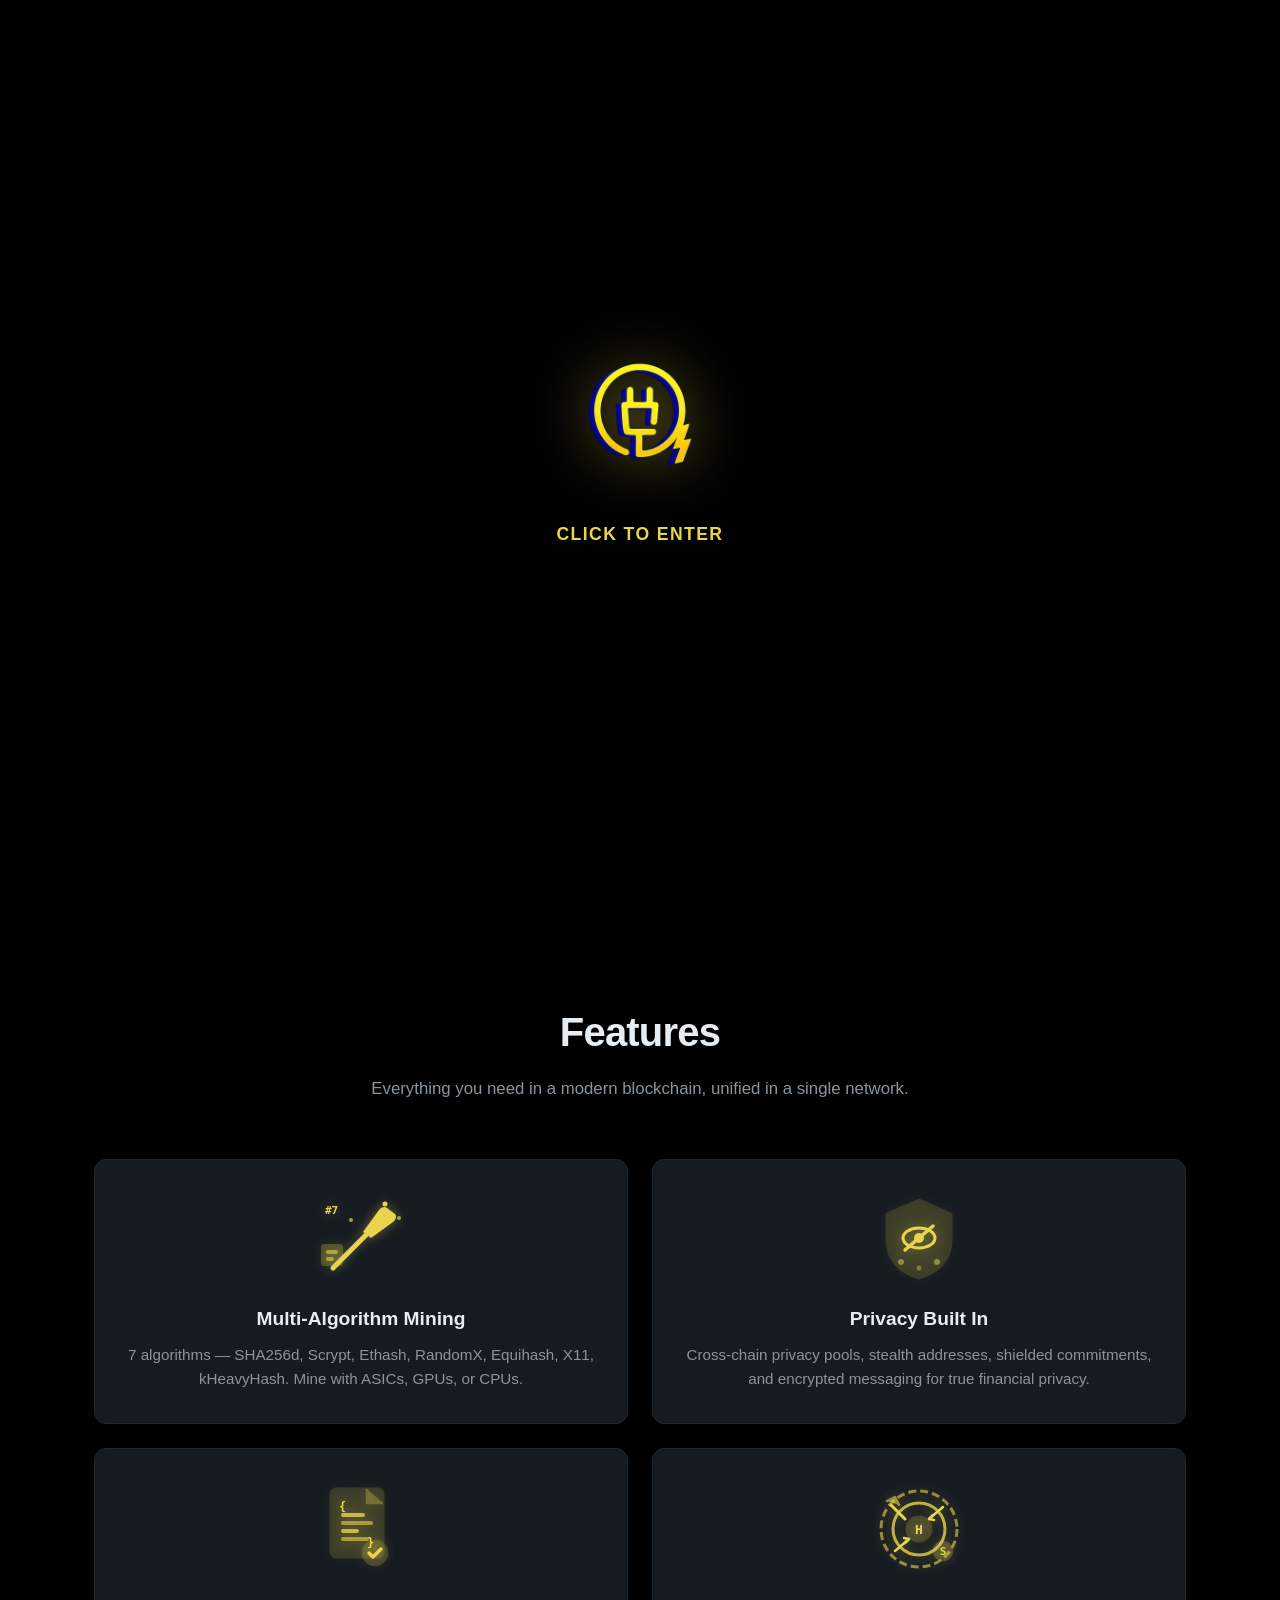
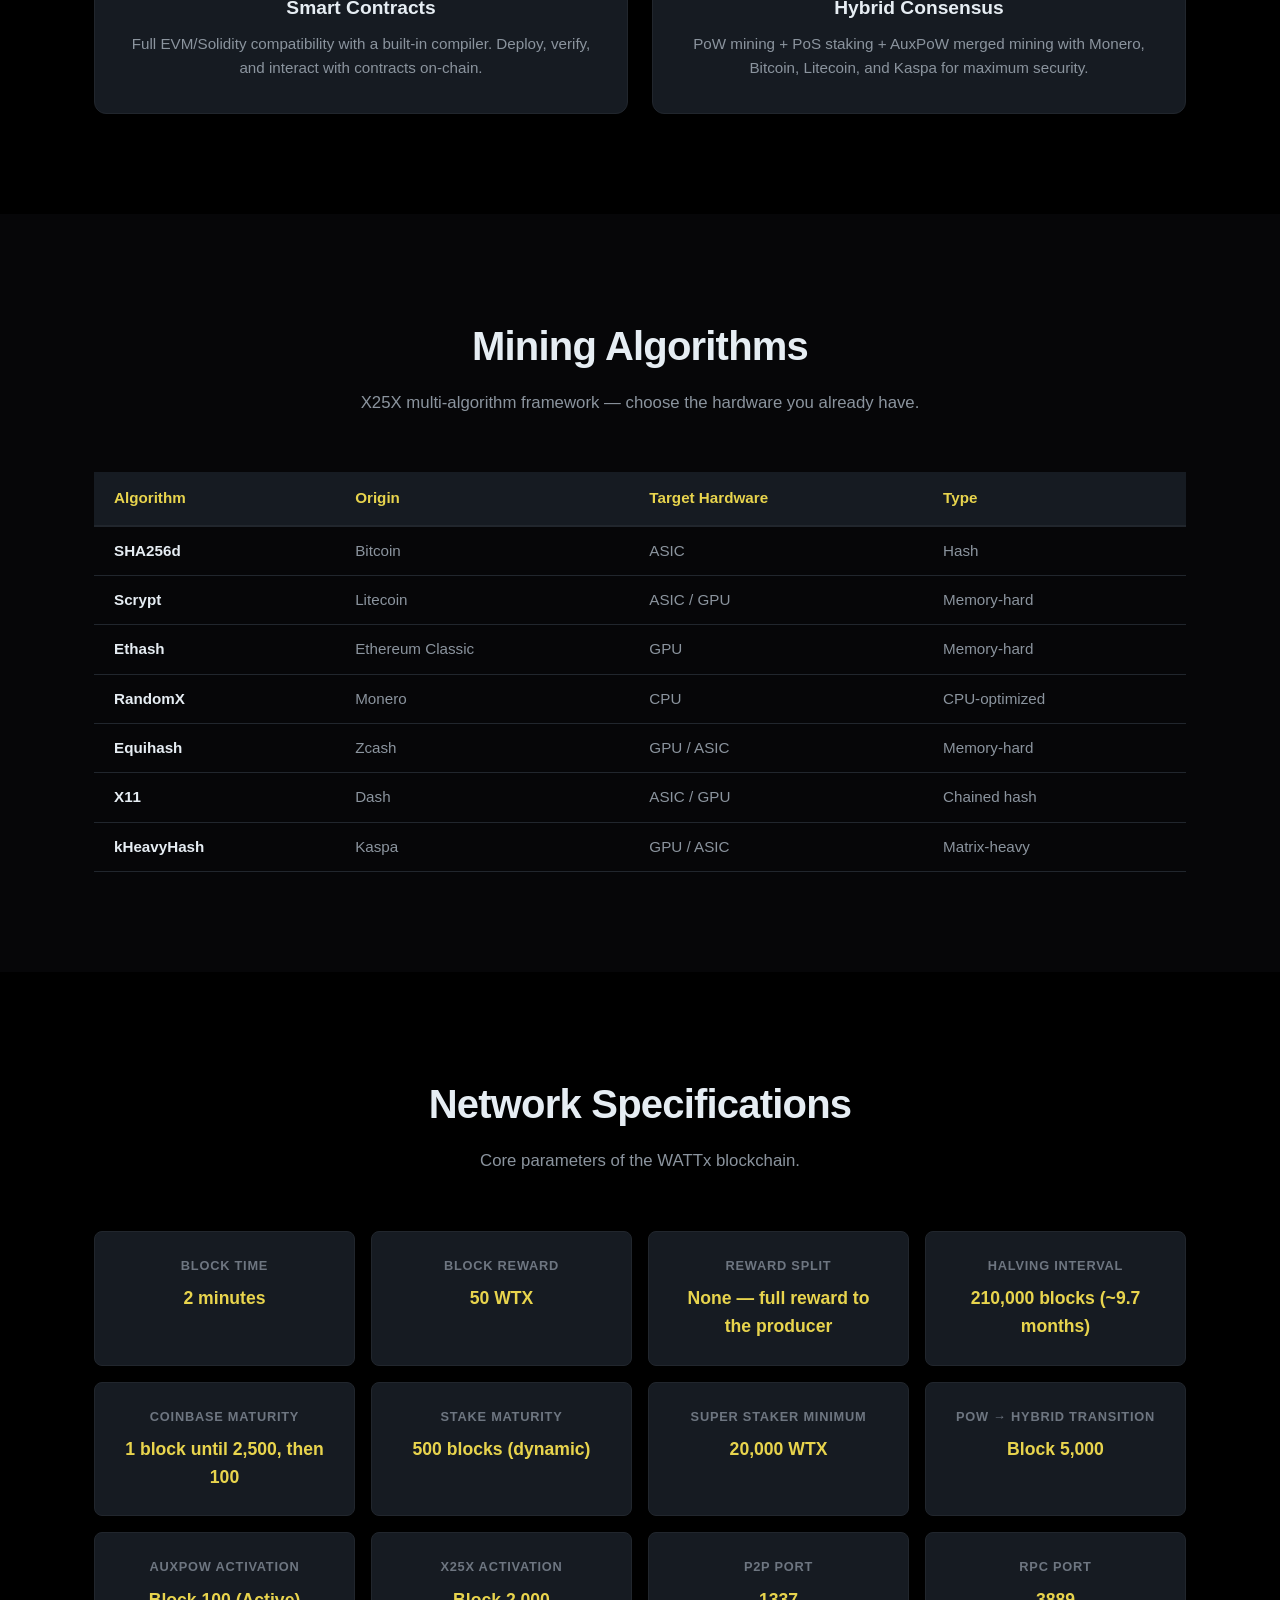
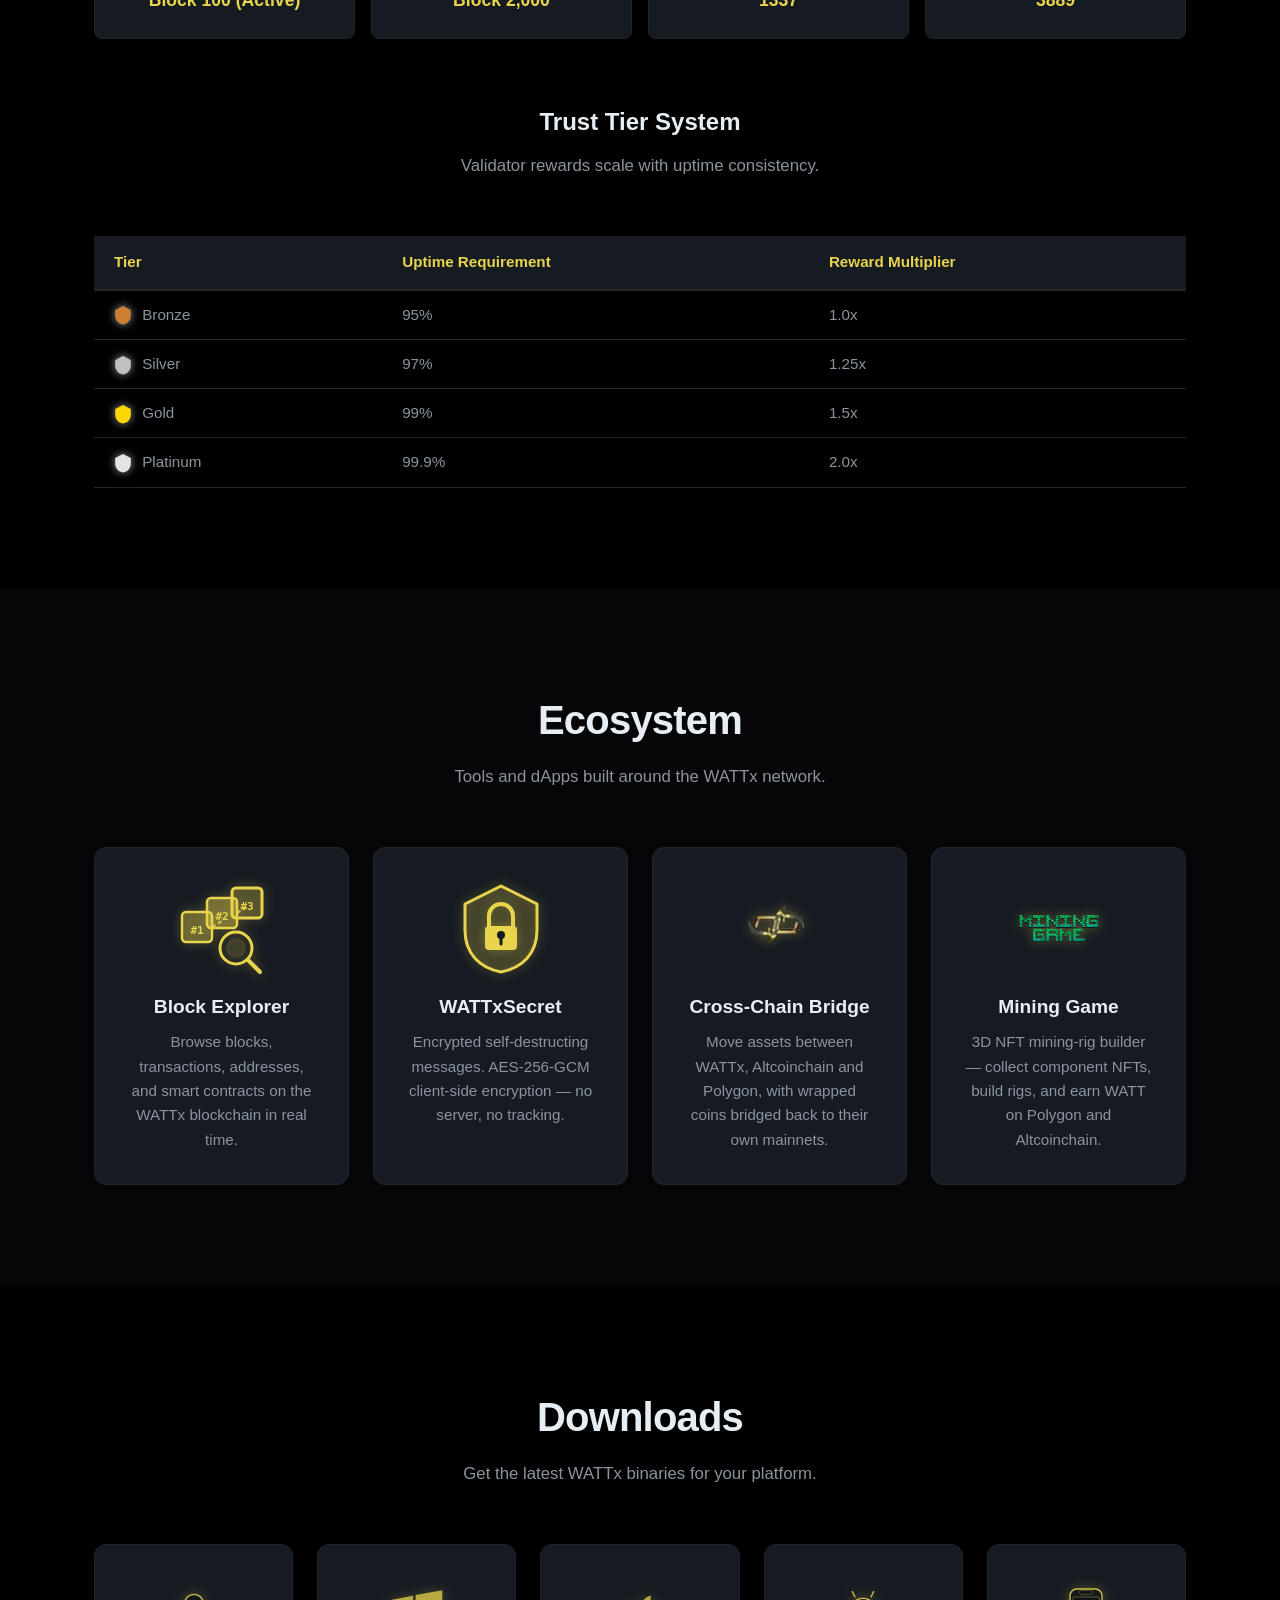
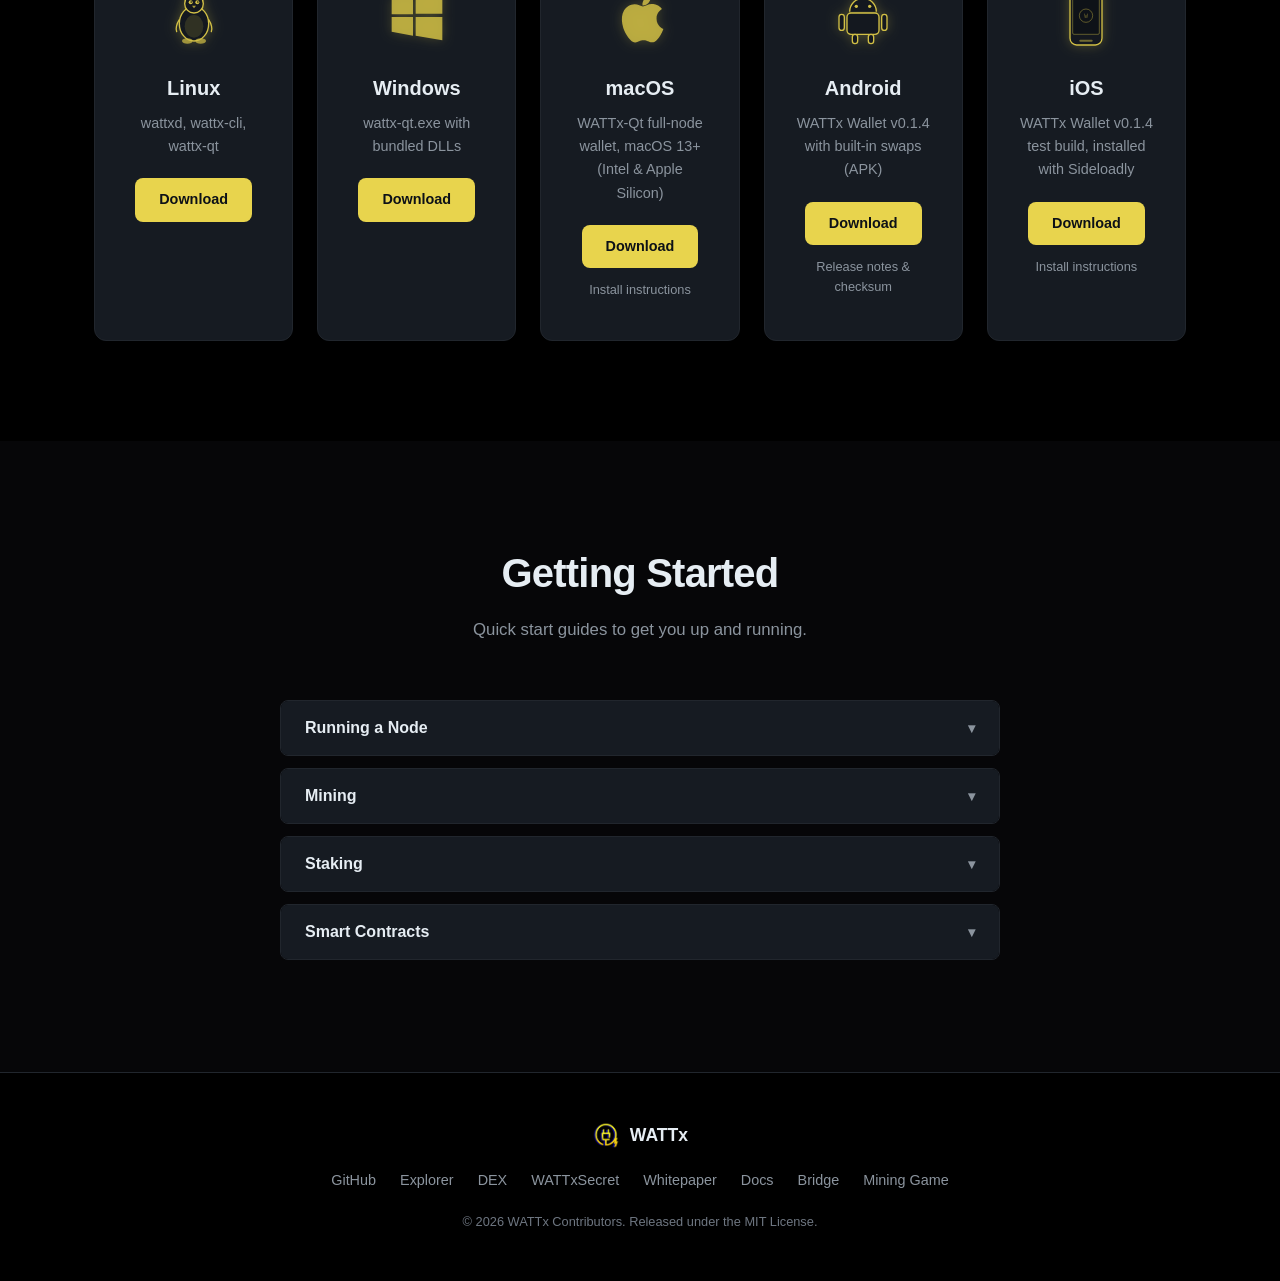
<file: index.html>
<!DOCTYPE html>
<html lang="en">
<head>
  <meta charset="UTF-8">
  <meta name="viewport" content="width=device-width, initial-scale=1.0">
  <meta name="description" content="WATTx — Hybrid PoW/PoS blockchain with multi-algorithm mining, smart contracts, and privacy features.">
  <title>WATTx — Hybrid PoW/PoS Blockchain</title>
  <link rel="icon" href="assets/favicon.ico" type="image/x-icon">
  <link rel="stylesheet" href="css/style.css">
</head>
<body>

  <!-- Video Intro -->
  <div id="videoIntro">
    <img src="assets/logo.png" alt="WATTx" class="intro-logo-preview">
    <video id="introVideo" preload="auto" playsinline>
      <source src="assets/intro.webm" type="video/webm">
      <source src="assets/grok-video-acce4ac2-6f65-4ec9-9ff2-afb70e545031.mp4" type="video/mp4">
    </video>
    <p class="intro-prompt">Click to Enter</p>
  </div>

  <!-- Navigation -->
  <nav class="navbar" id="navbar">
    <div class="nav-container">
      <a href="#hero" class="nav-brand">
        <img src="assets/logo.png" alt="WATTx Logo" class="nav-logo">
        <span class="nav-wordmark">WATTx</span>
      </a>
      <button class="nav-toggle" id="navToggle" aria-label="Toggle navigation">
        <span></span>
        <span></span>
        <span></span>
      </button>
      <ul class="nav-links" id="navLinks">
        <li><a href="#features">Features</a></li>
        <li><a href="#algorithms">Algorithms</a></li>
        <li><a href="#specifications">Specifications</a></li>
        <li><a href="#ecosystem">Ecosystem</a></li>
        <li><a href="#downloads">Downloads</a></li>
        <li><a href="#getting-started">Quick Start</a></li>
        <li><a href="whitepaper.html">Whitepaper</a></li>
        <li><a href="https://docs.wattxchain.org">Docs</a></li>
        <li><a href="https://wtx-explorer.wattxchange.app" target="_blank" rel="noopener">Explorer</a></li>
        <li><a href="https://wattxchange.app/#dex" target="_blank" rel="noopener">DEX</a></li>
      </ul>
    </div>
  </nav>

  <!-- Hero Section -->
  <section class="hero" id="hero">
    <div class="hero-glow"></div>
    <div class="container hero-content">
      <div class="hero-logo-wrap">
        <svg class="electricity" viewBox="0 0 300 300" xmlns="http://www.w3.org/2000/svg">
          <defs>
            <filter id="elec-glow">
              <feGaussianBlur stdDeviation="3" result="blur"/>
              <feMerge><feMergeNode in="blur"/><feMergeNode in="SourceGraphic"/></feMerge>
            </filter>
          </defs>
          <g filter="url(#elec-glow)">
            <polyline class="bolt bolt-1" points=""/>
            <polyline class="bolt bolt-2" points=""/>
            <polyline class="bolt bolt-3" points=""/>
            <polyline class="bolt bolt-4" points=""/>
            <polyline class="bolt bolt-5" points=""/>
            <polyline class="bolt bolt-6" points=""/>
          </g>
        </svg>
        <img src="assets/logo.png" alt="WATTx" class="hero-logo">
      </div>
      <h1>Hybrid PoW/PoS Blockchain</h1>
      <p class="hero-sub">Multi-algorithm mining, smart contracts, and privacy &mdash; all in one chain.</p>
      <div class="hero-actions">
        <a href="https://github.com/WATTxChain/WATTx/releases" target="_blank" rel="noopener" class="btn btn-primary">Download Wallet</a>
        <a href="https://wtx-explorer.wattxchange.app" target="_blank" rel="noopener" class="btn btn-secondary">View Explorer</a>
      </div>
    </div>
  </section>

  <!-- Features Section -->
  <section class="section" id="features">
    <div class="container">
      <h2 class="section-title">Features</h2>
      <p class="section-sub">Everything you need in a modern blockchain, unified in a single network.</p>
      <div class="card-grid">

        <div class="card">
          <div class="card-icon-img">
            <img src="assets/icon-mining.svg" alt="Mining" class="ecosystem-logo gold-shine">
          </div>
          <h3>Multi-Algorithm Mining</h3>
          <p>7 algorithms — SHA256d, Scrypt, Ethash, RandomX, Equihash, X11, kHeavyHash. Mine with ASICs, GPUs, or CPUs.</p>
        </div>

        <div class="card">
          <div class="card-icon-img">
            <img src="assets/icon-privacy.svg" alt="Privacy" class="ecosystem-logo gold-shine">
          </div>
          <h3>Privacy Built In</h3>
          <p>Cross-chain privacy pools, stealth addresses, shielded commitments, and encrypted messaging for true financial privacy.</p>
        </div>

        <div class="card">
          <div class="card-icon-img">
            <img src="assets/icon-contracts.svg" alt="Smart Contracts" class="ecosystem-logo gold-shine">
          </div>
          <h3>Smart Contracts</h3>
          <p>Full EVM/Solidity compatibility with a built-in compiler. Deploy, verify, and interact with contracts on-chain.</p>
        </div>

        <div class="card">
          <div class="card-icon-img">
            <img src="assets/icon-consensus.svg" alt="Hybrid Consensus" class="ecosystem-logo gold-shine">
          </div>
          <h3>Hybrid Consensus</h3>
          <p>PoW mining + PoS staking + AuxPoW merged mining with Monero, Bitcoin, Litecoin, and Kaspa for maximum security.</p>
        </div>

      </div>
    </div>
  </section>

  <!-- Mining Algorithms Section -->
  <section class="section section-alt" id="algorithms">
    <div class="container">
      <h2 class="section-title">Mining Algorithms</h2>
      <p class="section-sub">X25X multi-algorithm framework — choose the hardware you already have.</p>
      <div class="table-wrap">
        <table class="spec-table">
          <thead>
            <tr>
              <th>Algorithm</th>
              <th>Origin</th>
              <th>Target Hardware</th>
              <th>Type</th>
            </tr>
          </thead>
          <tbody>
            <tr>
              <td data-label="Algorithm"><strong>SHA256d</strong></td>
              <td data-label="Origin">Bitcoin</td>
              <td data-label="Hardware">ASIC</td>
              <td data-label="Type">Hash</td>
            </tr>
            <tr>
              <td data-label="Algorithm"><strong>Scrypt</strong></td>
              <td data-label="Origin">Litecoin</td>
              <td data-label="Hardware">ASIC / GPU</td>
              <td data-label="Type">Memory-hard</td>
            </tr>
            <tr>
              <td data-label="Algorithm"><strong>Ethash</strong></td>
              <td data-label="Origin">Ethereum Classic</td>
              <td data-label="Hardware">GPU</td>
              <td data-label="Type">Memory-hard</td>
            </tr>
            <tr>
              <td data-label="Algorithm"><strong>RandomX</strong></td>
              <td data-label="Origin">Monero</td>
              <td data-label="Hardware">CPU</td>
              <td data-label="Type">CPU-optimized</td>
            </tr>
            <tr>
              <td data-label="Algorithm"><strong>Equihash</strong></td>
              <td data-label="Origin">Zcash</td>
              <td data-label="Hardware">GPU / ASIC</td>
              <td data-label="Type">Memory-hard</td>
            </tr>
            <tr>
              <td data-label="Algorithm"><strong>X11</strong></td>
              <td data-label="Origin">Dash</td>
              <td data-label="Hardware">ASIC / GPU</td>
              <td data-label="Type">Chained hash</td>
            </tr>
            <tr>
              <td data-label="Algorithm"><strong>kHeavyHash</strong></td>
              <td data-label="Origin">Kaspa</td>
              <td data-label="Hardware">GPU / ASIC</td>
              <td data-label="Type">Matrix-heavy</td>
            </tr>
          </tbody>
        </table>
      </div>
    </div>
  </section>

  <!-- Specifications Section -->
  <section class="section" id="specifications">
    <div class="container">
      <h2 class="section-title">Network Specifications</h2>
      <p class="section-sub">Core parameters of the WATTx blockchain.</p>
      <div class="specs-grid">
        <div class="spec-card">
          <span class="spec-label">Block Time</span>
          <span class="spec-value">2 minutes</span>
        </div>
        <div class="spec-card">
          <span class="spec-label">Block Reward</span>
          <span class="spec-value">50 WTX</span>
        </div>
        <div class="spec-card">
          <span class="spec-label">Reward Split</span>
          <span class="spec-value">None — full reward to the producer</span>
        </div>
        <div class="spec-card">
          <span class="spec-label">Halving Interval</span>
          <span class="spec-value">210,000 blocks (~9.7 months)</span>
        </div>
        <div class="spec-card">
          <span class="spec-label">Coinbase Maturity</span>
          <span class="spec-value">1 block until 2,500, then 100</span>
        </div>
        <div class="spec-card">
          <span class="spec-label">Stake Maturity</span>
          <span class="spec-value">500 blocks (dynamic)</span>
        </div>
        <div class="spec-card">
          <span class="spec-label">Super Staker Minimum</span>
          <span class="spec-value">20,000 WTX</span>
        </div>
        <div class="spec-card">
          <span class="spec-label">PoW → Hybrid Transition</span>
          <span class="spec-value">Block 5,000</span>
        </div>
        <div class="spec-card">
          <span class="spec-label">AuxPoW Activation</span>
          <span class="spec-value">Block 100 (Active)</span>
        </div>
        <div class="spec-card">
          <span class="spec-label">X25X Activation</span>
          <span class="spec-value">Block 2,000</span>
        </div>
        <div class="spec-card">
          <span class="spec-label">P2P Port</span>
          <span class="spec-value">1337</span>
        </div>
        <div class="spec-card">
          <span class="spec-label">RPC Port</span>
          <span class="spec-value">3889</span>
        </div>
      </div>

      <h3 class="subsection-title">Trust Tier System</h3>
      <p class="section-sub">Validator rewards scale with uptime consistency.</p>
      <div class="table-wrap">
        <table class="spec-table">
          <thead>
            <tr>
              <th>Tier</th>
              <th>Uptime Requirement</th>
              <th>Reward Multiplier</th>
            </tr>
          </thead>
          <tbody>
            <tr><td data-label="Tier"><svg class="shield-svg" viewBox="0 0 16 18"><path d="M8 1L1 4.5v5C1 14 4 17 8 17.5c4-.5 7-3.5 7-8v-5L8 1z" fill="#CD7F32"/></svg> Bronze</td><td data-label="Uptime">95%</td><td data-label="Multiplier">1.0x</td></tr>
            <tr><td data-label="Tier"><svg class="shield-svg" viewBox="0 0 16 18"><path d="M8 1L1 4.5v5C1 14 4 17 8 17.5c4-.5 7-3.5 7-8v-5L8 1z" fill="#C0C0C0"/></svg> Silver</td><td data-label="Uptime">97%</td><td data-label="Multiplier">1.25x</td></tr>
            <tr><td data-label="Tier"><svg class="shield-svg" viewBox="0 0 16 18"><path d="M8 1L1 4.5v5C1 14 4 17 8 17.5c4-.5 7-3.5 7-8v-5L8 1z" fill="#FFD700"/></svg> Gold</td><td data-label="Uptime">99%</td><td data-label="Multiplier">1.5x</td></tr>
            <tr><td data-label="Tier"><svg class="shield-svg" viewBox="0 0 16 18"><path d="M8 1L1 4.5v5C1 14 4 17 8 17.5c4-.5 7-3.5 7-8v-5L8 1z" fill="#E5E4E2"/></svg> Platinum</td><td data-label="Uptime">99.9%</td><td data-label="Multiplier">2.0x</td></tr>
          </tbody>
        </table>
      </div>
    </div>
  </section>

  <!-- Ecosystem Section -->
  <section class="section section-alt" id="ecosystem">
    <div class="container">
      <h2 class="section-title">Ecosystem</h2>
      <p class="section-sub">Tools and dApps built around the WATTx network.</p>
      <div class="card-grid card-grid-4">

        <a href="https://wtx-explorer.wattxchange.app" target="_blank" rel="noopener" class="card card-link">
          <div class="card-icon-img">
            <img src="assets/explorer-logo.svg" alt="Block Explorer" class="ecosystem-logo gold-shine">
          </div>
          <h3>Block Explorer</h3>
          <p>Browse blocks, transactions, addresses, and smart contracts on the WATTx blockchain in real time.</p>
        </a>

        <a href="https://secret.wattxchain.org" class="card card-link">
          <div class="card-icon-img">
            <img src="assets/secret-logo.svg" alt="WATTxSecret" class="ecosystem-logo gold-shine">
          </div>
          <h3>WATTxSecret</h3>
          <p>Encrypted self-destructing messages. AES-256-GCM client-side encryption — no server, no tracking.</p>
        </a>

        <a href="https://bridge.wattxchange.app" target="_blank" rel="noopener" class="card card-link">
          <div class="card-icon-img">
            <img src="assets/bridge-logo.png" alt="Cross-Chain Bridge" class="ecosystem-logo ecosystem-logo-bridge gold-shine">
          </div>
          <h3>Cross-Chain Bridge</h3>
          <p>Move assets between WATTx, Altcoinchain and Polygon, with wrapped coins bridged back to their own mainnets.</p>
        </a>

        <a href="https://mining-game.wattxchange.app" target="_blank" rel="noopener" class="card card-link">
          <div class="card-icon-img">
            <img src="assets/mining-game-logo.png" alt="Mining Game" class="ecosystem-logo ecosystem-logo-wide gold-shine">
          </div>
          <h3>Mining Game</h3>
          <p>3D NFT mining-rig builder — collect component NFTs, build rigs, and earn WATT on Polygon and Altcoinchain.</p>
        </a>

      </div>
    </div>
  </section>

  <!-- Downloads Section -->
  <section class="section" id="downloads">
    <div class="container">
      <h2 class="section-title">Downloads</h2>
      <p class="section-sub">Get the latest WATTx binaries for your platform.</p>
      <div class="download-grid">

        <div class="download-card">
          <img src="assets/linux.svg" alt="Linux" class="download-logo gold-shine">
          <h3>Linux</h3>
          <p>wattxd, wattx-cli, wattx-qt</p>
          <a href="https://github.com/WATTxChain/WATTx/releases" target="_blank" rel="noopener" class="btn btn-primary btn-sm">Download</a>
        </div>

        <div class="download-card">
          <img src="assets/windows.svg" alt="Windows" class="download-logo gold-shine">
          <h3>Windows</h3>
          <p>wattx-qt.exe with bundled DLLs</p>
          <a href="https://github.com/WATTxChain/WATTx/releases" target="_blank" rel="noopener" class="btn btn-primary btn-sm">Download</a>
        </div>

        <div class="download-card">
          <img src="assets/apple.svg" alt="macOS" class="download-logo gold-shine">
          <h3>macOS</h3>
          <p>WATTx-Qt full-node wallet, macOS 13+ (Intel &amp; Apple Silicon)</p>
          <a href="https://github.com/WATTxChain/WATTx/releases/download/v0.1.7.7/WATTx-0.1.7.7-macos-x86_64.zip" rel="noopener" class="btn btn-primary btn-sm">Download</a>
          <a href="macos-install.html" class="download-notes">Install instructions</a>
        </div>

        <div class="download-card">
          <img src="assets/android.svg" alt="Android" class="download-logo gold-shine">
          <h3>Android</h3>
          <p>WATTx Wallet v0.1.4 with built-in swaps (APK)</p>
          <a href="https://github.com/nucash-mining/WATTxWallet/releases/download/v0.1.4/WATTxWallet-v0.1.4-android.apk" rel="noopener" class="btn btn-primary btn-sm">Download</a>
          <a href="https://github.com/nucash-mining/WATTxWallet/releases/tag/v0.1.4" target="_blank" rel="noopener" class="download-notes">Release notes &amp; checksum</a>
        </div>

        <div class="download-card">
          <img src="assets/ios.svg" alt="iOS" class="download-logo gold-shine">
          <h3>iOS</h3>
          <p>WATTx Wallet v0.1.4 test build, installed with Sideloadly</p>
          <a href="https://github.com/nucash-mining/WATTxWallet/releases/download/v0.1.4/WATTxWallet-v0.1.4-ios-unsigned.ipa" rel="noopener" class="btn btn-primary btn-sm">Download</a>
          <a href="ios-install.html" class="download-notes">Install instructions</a>
        </div>

      </div>
    </div>
  </section>

  <!-- Getting Started Section -->
  <section class="section section-alt" id="getting-started">
    <div class="container">
      <h2 class="section-title">Getting Started</h2>
      <p class="section-sub">Quick start guides to get you up and running.</p>
      <div class="accordion">

        <div class="accordion-item">
          <button class="accordion-header" aria-expanded="false">
            <span>Running a Node</span>
            <span class="accordion-chevron">&#9662;</span>
          </button>
          <div class="accordion-body">
<pre><code># Start WATTx daemon
./wattxd -daemon

# Check sync status
./wattx-cli getblockchaininfo

# Check connections
./wattx-cli getconnectioncount</code></pre>
          </div>
        </div>

        <div class="accordion-item">
          <button class="accordion-header" aria-expanded="false">
            <span>Mining</span>
            <span class="accordion-chevron">&#9662;</span>
          </button>
          <div class="accordion-body">
<pre><code># Generate a mining address
./wattx-cli getnewaddress "mining"

# Start solo mining (CPU)
./wattx-cli generatetoaddress 1 "YOUR_ADDRESS"

# Check hashrate
./wattx-cli getmininginfo</code></pre>
            <p>For pool mining, point your miner at a WATTx-compatible stratum pool using the algorithm of your choice.</p>
          </div>
        </div>

        <div class="accordion-item">
          <button class="accordion-header" aria-expanded="false">
            <span>Staking</span>
            <span class="accordion-chevron">&#9662;</span>
          </button>
          <div class="accordion-body">
<pre><code># Unlock wallet for staking only
./wattx-cli walletpassphrase "YOUR_PASSPHRASE" 99999999 true

# Check staking status
./wattx-cli getstakinginfo

# For super staking (requires 20,000+ WTX):
./wattx-cli setsuperstaker "YOUR_ADDRESS" true</code></pre>
          </div>
        </div>

        <div class="accordion-item">
          <button class="accordion-header" aria-expanded="false">
            <span>Smart Contracts</span>
            <span class="accordion-chevron">&#9662;</span>
          </button>
          <div class="accordion-body">
<pre><code># Deploy a contract (from compiled bytecode)
./wattx-cli createcontract "BYTECODE"

# Call a contract method
./wattx-cli callcontract "CONTRACT_ADDR" "DATA"

# Send to a contract
./wattx-cli sendtocontract "CONTRACT_ADDR" "DATA" 0</code></pre>
            <p>WATTx supports Solidity up to version 0.8.x. Use the built-in compiler in wattx-qt or compile with solc and deploy via CLI.</p>
          </div>
        </div>

      </div>
    </div>
  </section>

  <!-- Footer -->
  <footer class="footer">
    <div class="container footer-content">
      <div class="footer-brand">
        <img src="assets/logo.png" alt="WATTx" class="footer-logo">
        <span class="footer-wordmark">WATTx</span>
      </div>
      <div class="footer-links">
        <a href="https://github.com/WATTxChain" target="_blank" rel="noopener">GitHub</a>
        <a href="https://wtx-explorer.wattxchange.app" target="_blank" rel="noopener">Explorer</a>
        <a href="https://wattxchange.app/#dex" target="_blank" rel="noopener">DEX</a>
        <a href="https://secret.wattxchain.org">WATTxSecret</a>
        <a href="whitepaper.html">Whitepaper</a>
        <a href="https://docs.wattxchain.org">Docs</a>
        <a href="https://bridge.wattxchange.app" target="_blank" rel="noopener">Bridge</a>
        <a href="https://mining-game.wattxchange.app" target="_blank" rel="noopener">Mining Game</a>
      </div>
      <p class="footer-copy">&copy; 2026 WATTx Contributors. Released under the MIT License.</p>
    </div>
  </footer>

  <script src="js/main.js"></script>
</body>
</html>
</file>
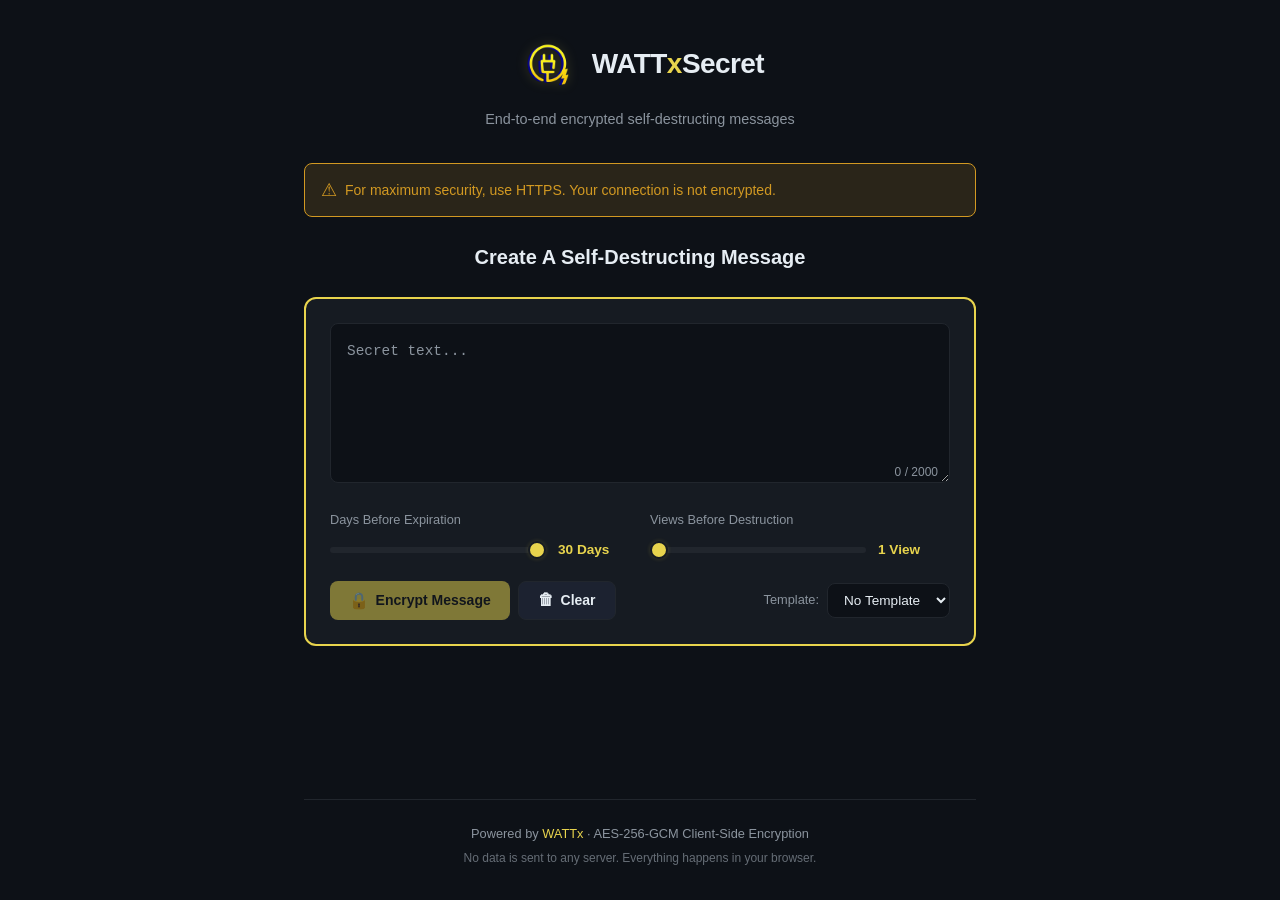
<file: secret/index.html>
<!DOCTYPE html>
<html lang="en">
<head>
  <meta charset="UTF-8">
  <meta name="viewport" content="width=device-width, initial-scale=1.0">
  <title>WATTxSecret — Encrypted Self-Destructing Messages</title>
  <meta name="description" content="Send encrypted self-destructing messages. No server, no tracking. Pure client-side AES-256-GCM encryption.">
  <link rel="icon" href="../assets/favicon.ico" type="image/x-icon">
  <link rel="stylesheet" href="css/style.css">
</head>
<body>
  <div class="app">
    <header>
      <a href="index.html" class="logo-link">
        <div class="logo-wrap">
          <svg class="lightning-canvas" viewBox="0 0 120 120" xmlns="http://www.w3.org/2000/svg">
            <defs>
              <filter id="bolt-glow">
                <feGaussianBlur stdDeviation="2.5" result="blur"/>
                <feMerge><feMergeNode in="blur"/><feMergeNode in="SourceGraphic"/></feMerge>
              </filter>
            </defs>
            <g filter="url(#bolt-glow)">
              <polyline class="bolt bolt-l" points=""/>
              <polyline class="bolt bolt-r" points=""/>
            </g>
          </svg>
          <img src="../assets/logo.png" alt="WATTx Logo" class="logo" width="48" height="48">
        </div>
        <h1>WATT<span class="gold">x</span>Secret</h1>
      </a>
      <p class="tagline">End-to-end encrypted self-destructing messages</p>
    </header>

    <div id="httpsWarning" class="warning hidden">
      <span class="warning-icon">&#9888;</span>
      <span>For maximum security, use HTTPS. Your connection is not encrypted.</span>
    </div>

    <!-- Encrypt View -->
    <main id="encryptView" class="panel">
      <h2>Create A Self-Destructing Message</h2>
      <div class="form-container">
        <div class="textarea-wrapper">
          <textarea id="messageInput" maxlength="2000" placeholder="Secret text..." spellcheck="false"></textarea>
          <div class="char-counter"><span id="charCount">0</span> / 2000</div>
        </div>

        <div class="controls">
          <div class="slider-group">
            <label for="expirySlider">Days Before Expiration</label>
            <div class="slider-row">
              <input type="range" id="expirySlider" min="1" max="30" value="30">
              <span class="slider-value" id="expiryValue">30 Days</span>
            </div>
          </div>
          <div class="slider-group">
            <label for="viewsSlider">Views Before Destruction</label>
            <div class="slider-row">
              <input type="range" id="viewsSlider" min="1" max="10" value="1">
              <span class="slider-value" id="viewsValue">1 View</span>
            </div>
          </div>
        </div>

        <div class="actions">
          <div class="btn-row">
            <button id="encryptBtn" class="btn btn-primary" disabled>
              <span class="btn-icon">&#128274;</span> Encrypt Message
            </button>
            <button id="clearBtn" class="btn btn-secondary">
              <span class="btn-icon">&#128465;</span> Clear
            </button>
          </div>
          <div class="template-row">
            <label for="templateSelect">Template:</label>
            <select id="templateSelect">
              <option value="">No Template</option>
              <option value="credentials">Credentials</option>
              <option value="creditcard">Credit Card</option>
            </select>
          </div>
        </div>
      </div>

      <div id="result" class="result hidden">
        <h3>Your Secret Link</h3>
        <p class="result-info">Share this link. The recipient can decrypt the message by opening it.</p>
        <div class="link-row">
          <input id="secretLink" type="text" readonly>
          <button id="copyBtn" class="btn btn-primary btn-copy">Copy Link</button>
        </div>
        <p id="copyFeedback" class="copy-feedback hidden">Copied to clipboard!</p>
        <div class="expiry-info">
          <span id="expiryInfo"></span>
        </div>
      </div>
    </main>

    <!-- Decrypt View -->
    <main id="decryptView" class="panel hidden">
      <div id="decryptLoading" class="loading">
        <div class="spinner"></div>
        <p>Decrypting...</p>
      </div>

      <div id="decryptSuccess" class="hidden">
        <h2>Secret Message</h2>
        <div id="messageDisplay" class="message-display"></div>
        <p class="meta" id="messageMeta"></p>
        <button id="newSecretBtn" class="btn btn-primary">Create New Secret</button>
      </div>

      <div id="decryptError" class="hidden">
        <div class="error-icon">&#128683;</div>
        <h2 id="errorTitle">Error</h2>
        <p id="errorMessage" class="error-message"></p>
        <button id="newSecretErrorBtn" class="btn btn-primary">Create New Secret</button>
      </div>
    </main>

    <footer>
      <p>Powered by <a href="../">WATTx</a> &middot; AES-256-GCM Client-Side Encryption</p>
      <p class="footer-note">No data is sent to any server. Everything happens in your browser.</p>
    </footer>
  </div>

  <script src="js/secret.js"></script>
</body>
</html>
</file>
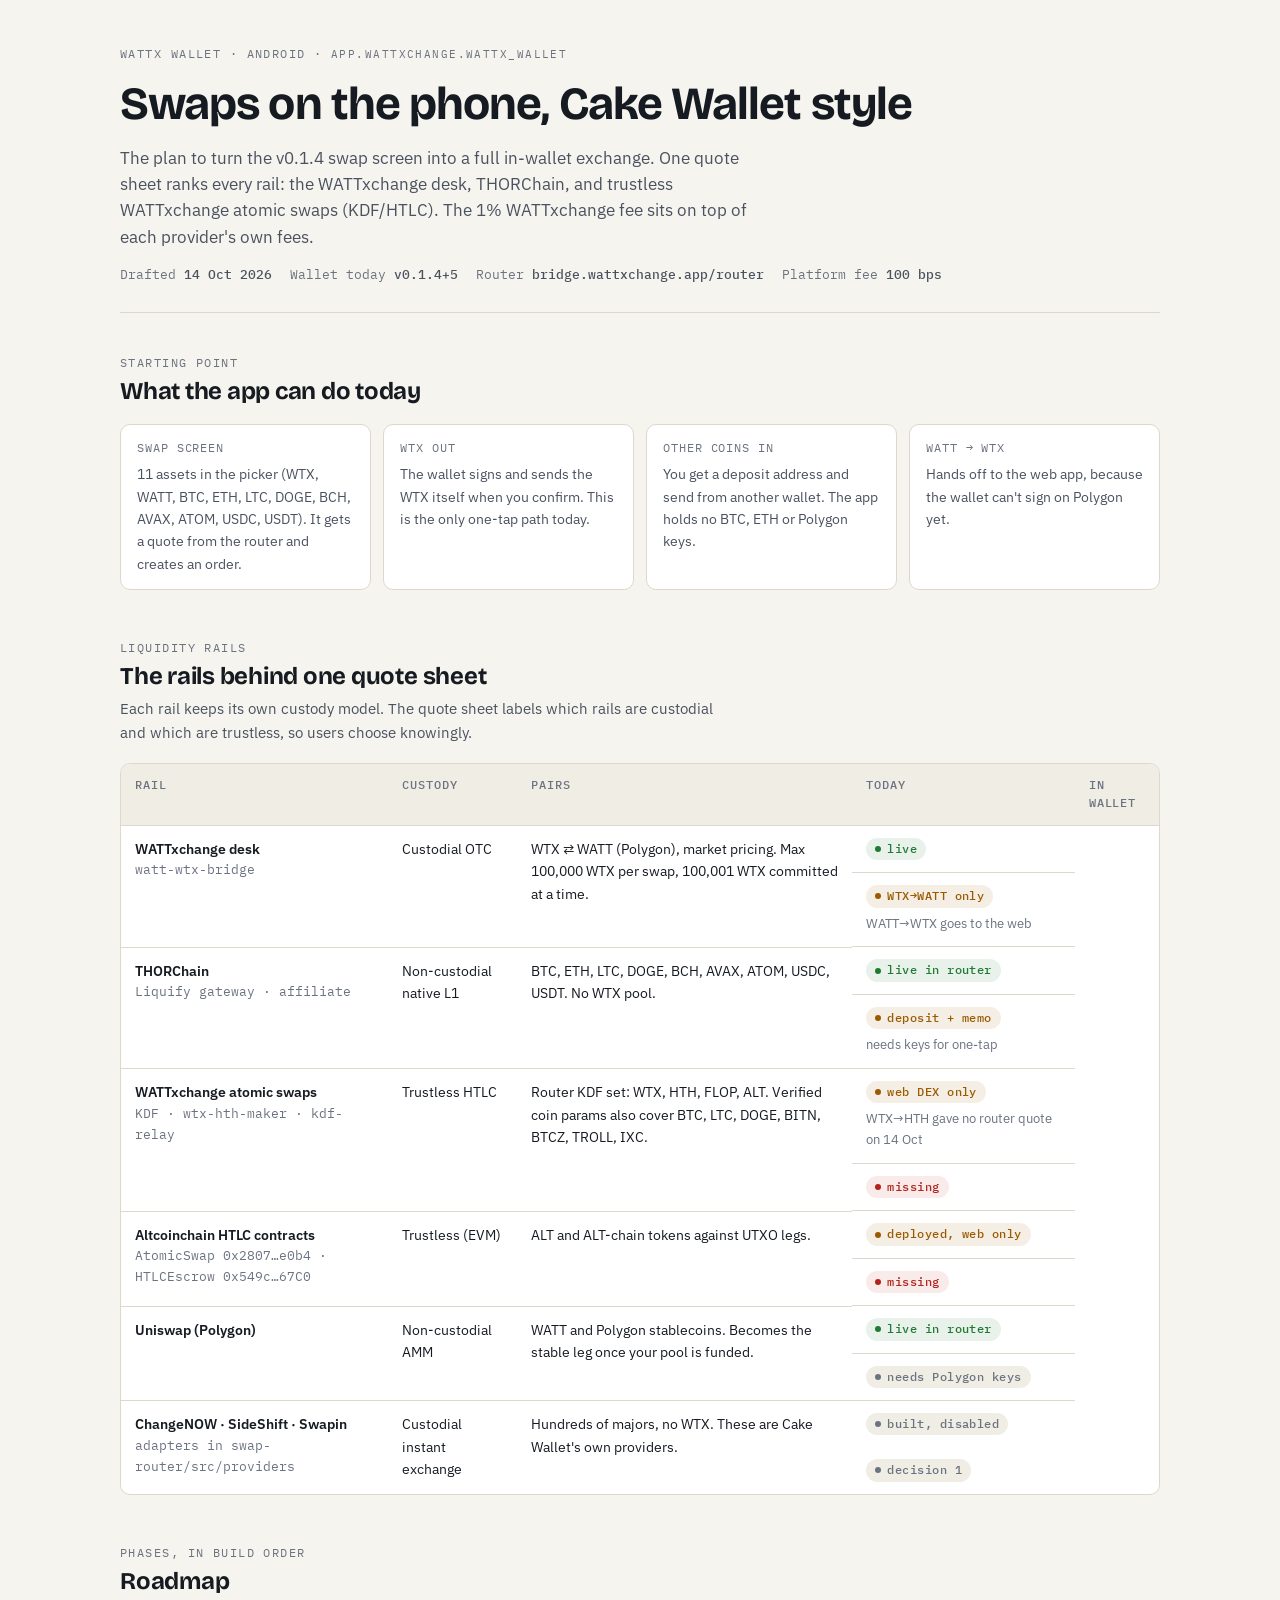
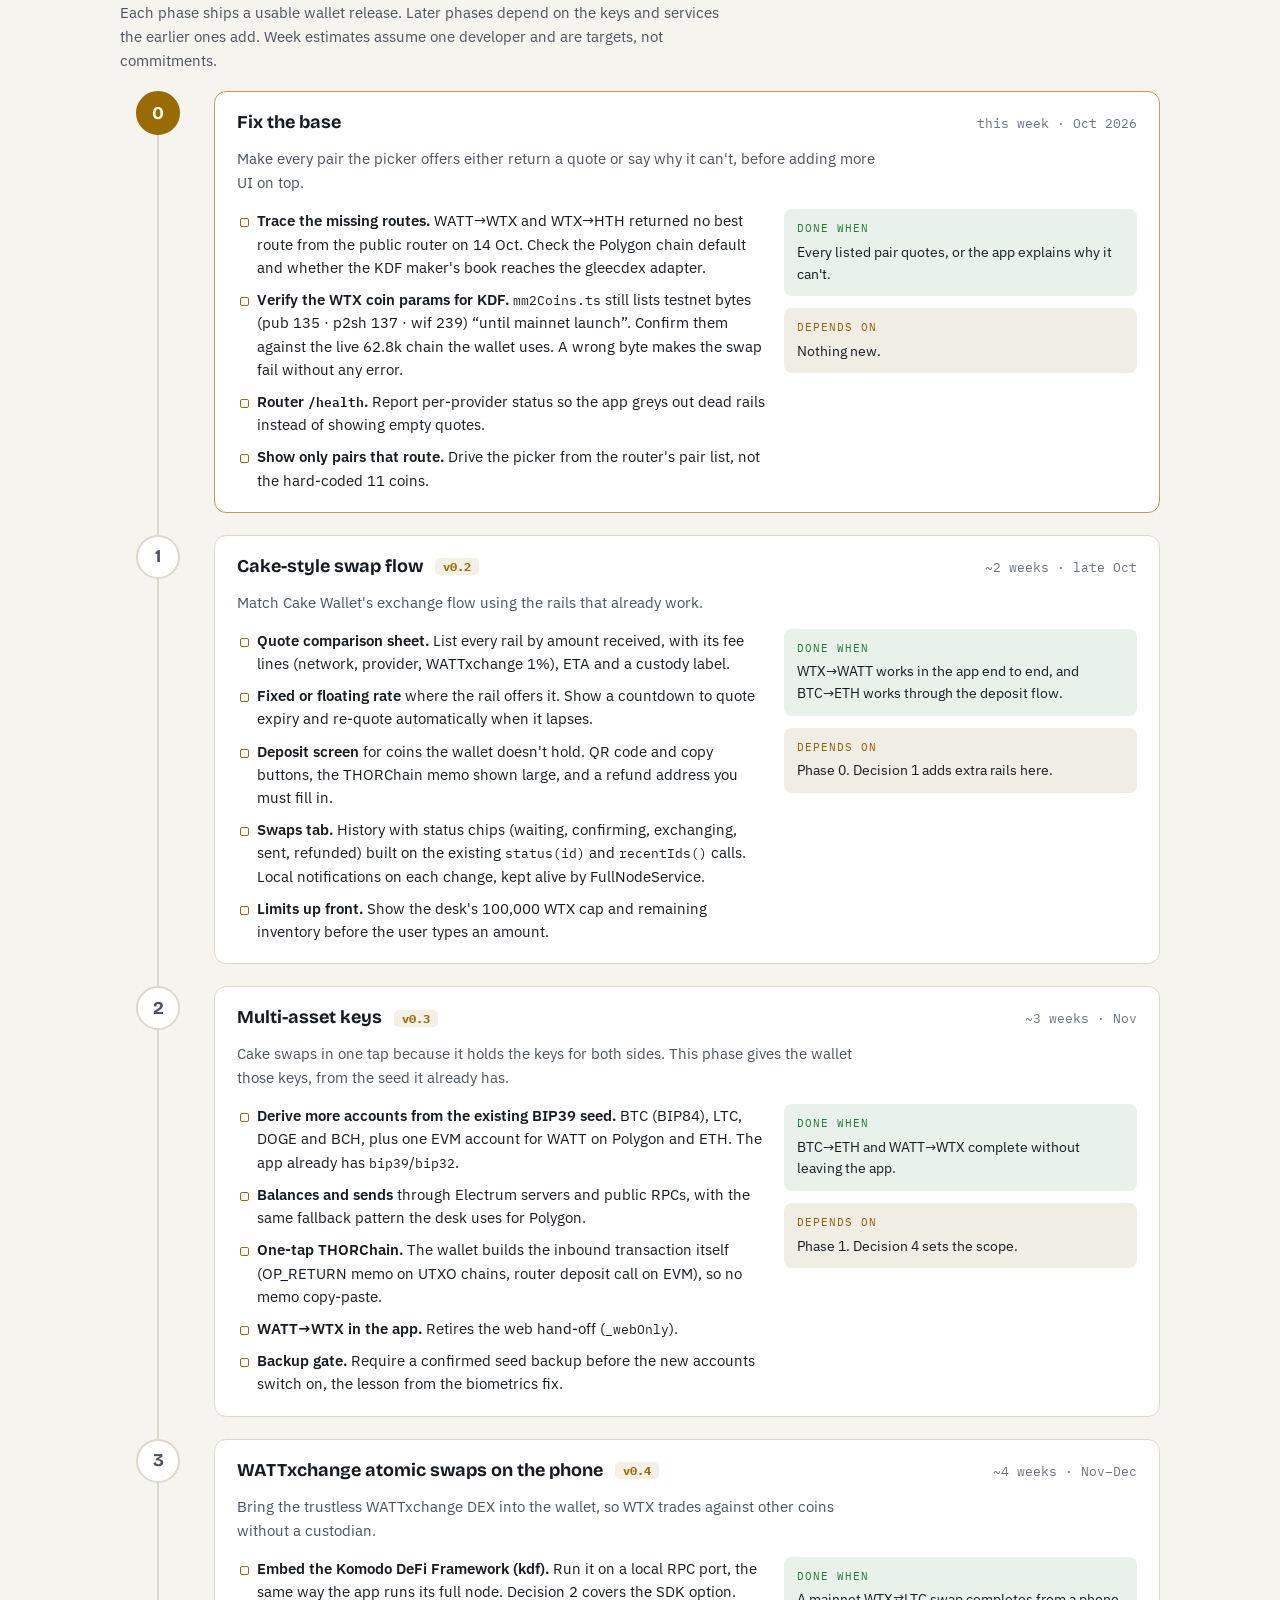
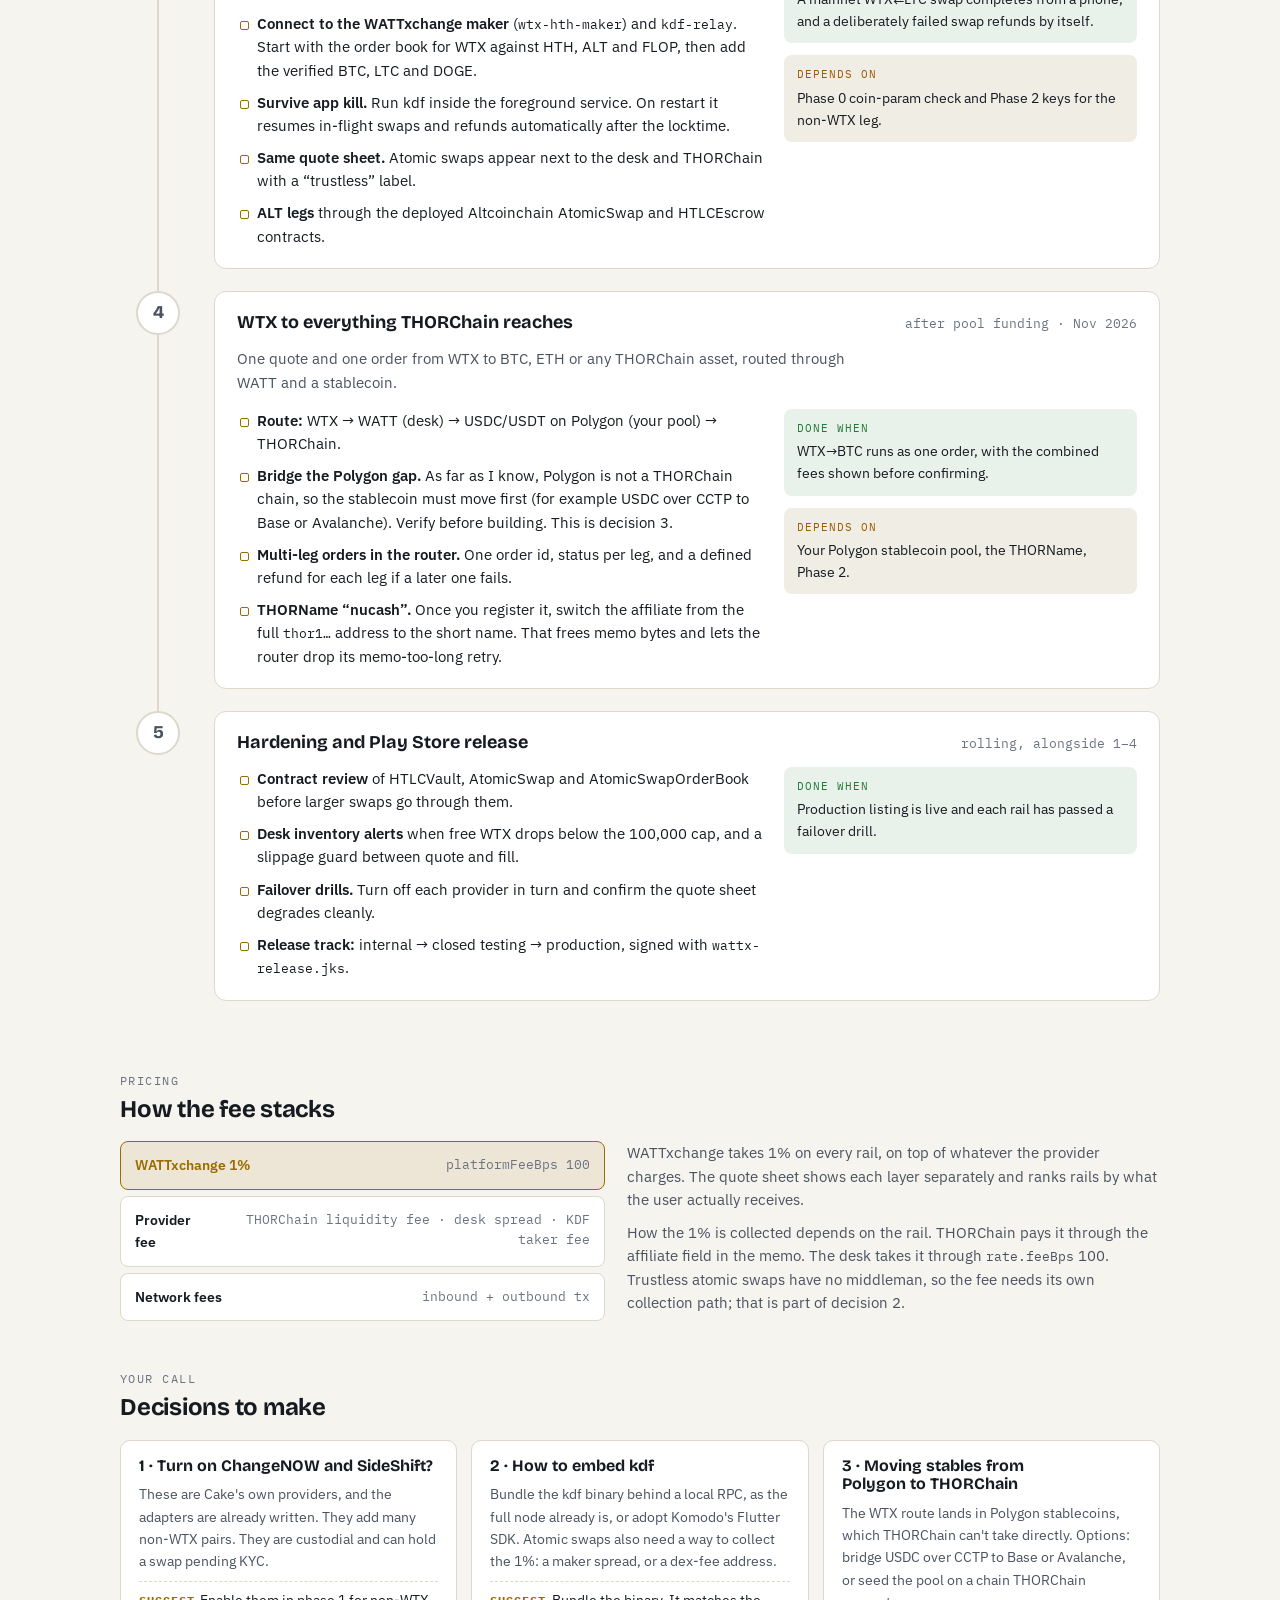
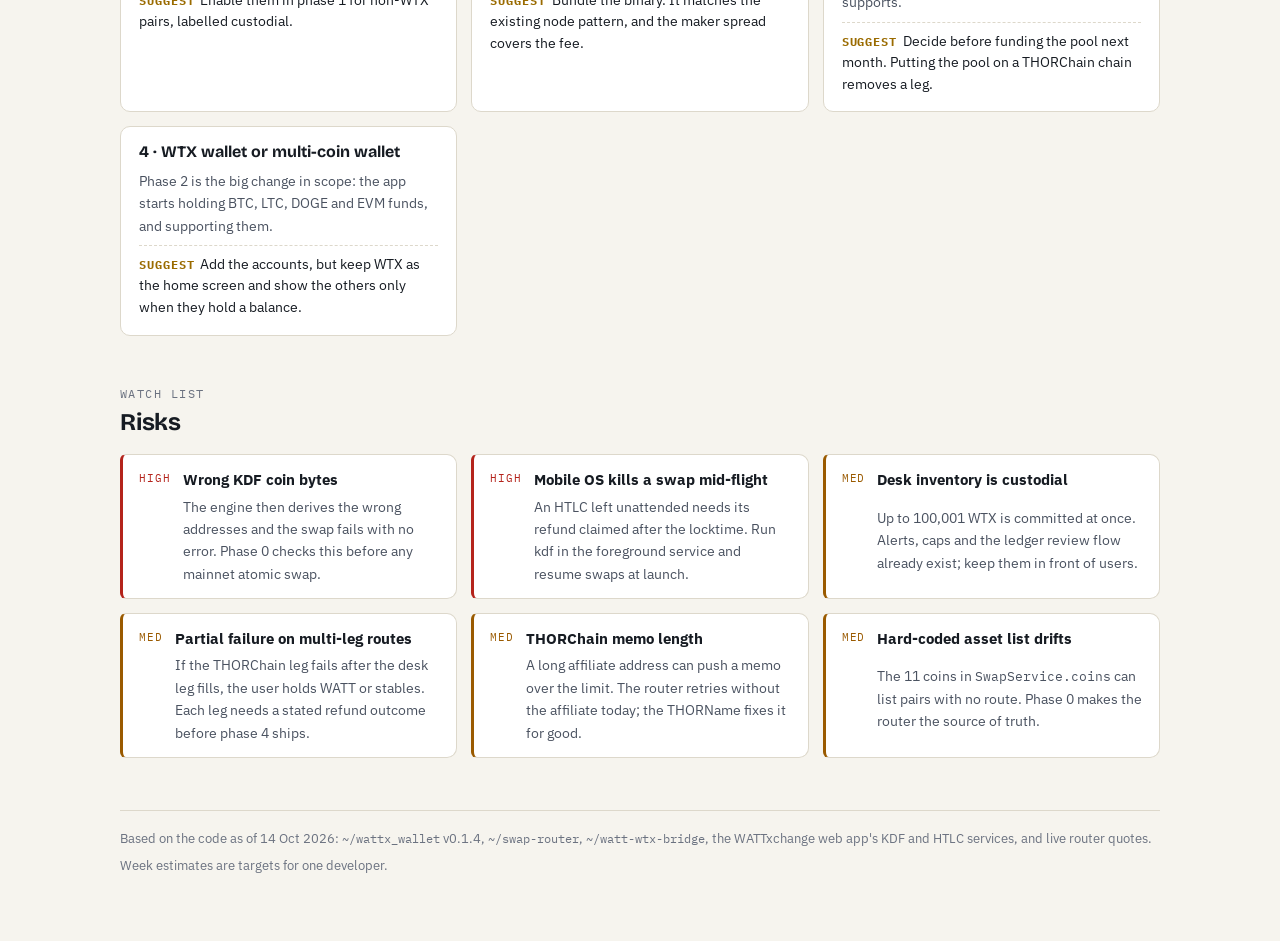
<file: wallet-roadmap/index.html>
<!doctype html>
<html lang="en">
<head>
<meta charset="utf-8">
<meta name="viewport" content="width=device-width,initial-scale=1,viewport-fit=cover">
<title>WATTx Wallet Swaps Roadmap</title>
<meta name="description" content="WATTx Wallet swaps roadmap: desk, THORChain and trustless atomic swaps in one quote sheet.">
<link rel="preconnect" href="https://fonts.googleapis.com">
<link rel="preconnect" href="https://fonts.gstatic.com" crossorigin>
<link rel="stylesheet" href="https://fonts.googleapis.com/css2?family=Bricolage+Grotesque:opsz,wght@12..96,500;12..96,700&family=IBM+Plex+Sans:wght@400;500;600&family=IBM+Plex+Mono:wght@400;500&display=swap">
<style>
:root{
  color-scheme: dark;
  --bg:#0D1117; --surface:#161B22; --surface-2:#1C232D; --line:#2A323D;
  --ink:#E6EAF0; --ink-2:#A3ADBB; --ink-3:#7A8594;
  --gold:#F7C948; --gold-ink:#0D1117; --gold-soft:rgba(247,201,72,.12);
  --green:#3FB950; --green-soft:rgba(63,185,80,.14);
  --amber:#E3A23B; --amber-soft:rgba(227,162,59,.14);
  --red:#F85149; --red-soft:rgba(248,81,73,.13);
  --blue:#6CA4F8; --blue-soft:rgba(108,164,248,.13);
  --display:"Bricolage Grotesque", "Avenir Next", system-ui, sans-serif;
  --body:"IBM Plex Sans", "Segoe UI", system-ui, sans-serif;
  --mono:"IBM Plex Mono", ui-monospace, "SF Mono", Menlo, monospace;
}
@media (prefers-color-scheme: light){
  :root:not([data-theme="dark"]){
    color-scheme: light;
    --bg:#F6F4EE; --surface:#FFFFFF; --surface-2:#F0EDE4; --line:#DDD8CB;
    --ink:#161B22; --ink-2:#4A5260; --ink-3:#6B7280;
    --gold:#9A6B00; --gold-ink:#FFFFFF; --gold-soft:rgba(154,107,0,.10);
    --green:#1F7A34; --green-soft:rgba(31,122,52,.10);
    --amber:#9A5A00; --amber-soft:rgba(154,90,0,.10);
    --red:#B4231B; --red-soft:rgba(180,35,27,.09);
    --blue:#1F5FBF; --blue-soft:rgba(31,95,191,.09);
  }
}
:root[data-theme="light"]{
  color-scheme: light;
  --bg:#F6F4EE; --surface:#FFFFFF; --surface-2:#F0EDE4; --line:#DDD8CB;
  --ink:#161B22; --ink-2:#4A5260; --ink-3:#6B7280;
  --gold:#9A6B00; --gold-ink:#FFFFFF; --gold-soft:rgba(154,107,0,.10);
  --green:#1F7A34; --green-soft:rgba(31,122,52,.10);
  --amber:#9A5A00; --amber-soft:rgba(154,90,0,.10);
  --red:#B4231B; --red-soft:rgba(180,35,27,.09);
  --blue:#1F5FBF; --blue-soft:rgba(31,95,191,.09);
}
*{box-sizing:border-box}
body{background:var(--bg);color:var(--ink);font-family:var(--body);font-size:15px;line-height:1.6;margin:0;padding-inline:20px;padding-block:0 64px}
.wrap{max-width:1040px;margin:0 auto}
h1,h2,h3{font-family:var(--display);text-wrap:balance;margin:0;line-height:1.15}
h1{font-size:clamp(30px,5vw,46px);font-weight:700;letter-spacing:-.02em}
h2{font-size:24px;font-weight:700;letter-spacing:-.01em}
h3{font-size:18px;font-weight:700}
p{margin:0}
.mono{font-family:var(--mono);font-size:.92em}
.eyebrow{font-family:var(--mono);font-size:12px;letter-spacing:.12em;text-transform:uppercase;color:var(--ink-3)}
a{color:var(--gold)}
a:focus-visible,button:focus-visible{outline:2px solid var(--gold);outline-offset:2px}

header.top{display:grid;gap:14px;padding-block:44px 28px;border-bottom:1px solid var(--line)}
header.top .lede{max-width:66ch;color:var(--ink-2);font-size:16.5px}
.meta{display:flex;flex-wrap:wrap;gap:8px 18px;font-family:var(--mono);font-size:12.5px;color:var(--ink-3)}
.meta b{color:var(--ink-2);font-weight:500}

section{padding-block:40px 8px;display:grid;gap:18px}
.sec-head{display:grid;gap:6px}
.sec-head p{color:var(--ink-2);max-width:68ch}

/* status chips */
.chip{display:inline-flex;align-items:center;gap:6px;font-family:var(--mono);font-size:11.5px;font-weight:500;letter-spacing:.04em;padding:2px 9px;border-radius:999px;white-space:nowrap}
.chip::before{content:"";width:6px;height:6px;border-radius:50%;background:currentColor}
.live{color:var(--green);background:var(--green-soft)}
.partial{color:var(--amber);background:var(--amber-soft)}
.off{color:var(--ink-3);background:var(--surface-2)}
.gap{color:var(--red);background:var(--red-soft)}
.plan{color:var(--blue);background:var(--blue-soft)}

/* rails table */
.tbl{overflow-x:auto;border:1px solid var(--line);border-radius:10px;background:var(--surface)}
table{border-collapse:collapse;width:100%;min-width:760px;font-size:14px}
th,td{text-align:left;vertical-align:top;padding:12px 14px;border-bottom:1px solid var(--line)}
th{font-family:var(--mono);font-size:11.5px;letter-spacing:.08em;text-transform:uppercase;color:var(--ink-3);font-weight:500;background:var(--surface-2)}
tr:last-child td{border-bottom:0}
td .name{font-weight:600}
td .sub{color:var(--ink-3);font-size:13px}
td.stack{display:grid;gap:6px;justify-items:start}

/* today strip */
.today{display:grid;grid-template-columns:repeat(auto-fit,minmax(230px,1fr));gap:12px}
.fact{background:var(--surface);border:1px solid var(--line);border-radius:10px;padding:14px 16px;display:grid;gap:6px;align-content:start}
.fact .k{font-family:var(--mono);font-size:11.5px;letter-spacing:.08em;text-transform:uppercase;color:var(--ink-3)}
.fact p{color:var(--ink-2);font-size:14px}

/* timeline */
.timeline{display:grid;gap:0;position:relative}
.phase{display:grid;grid-template-columns:76px 1fr;gap:0 18px;position:relative}
.rail{position:relative;display:flex;justify-content:center}
.rail::after{content:"";position:absolute;top:44px;bottom:0;width:2px;background:var(--line)}
.phase:last-child .rail::after{display:none}
.node{width:44px;height:44px;border-radius:50%;display:grid;place-items:center;font-family:var(--display);font-weight:700;font-size:18px;background:var(--surface);border:2px solid var(--line);color:var(--ink-2);position:relative;z-index:1}
.phase.now .node{background:var(--gold);border-color:var(--gold);color:var(--gold-ink)}
.card{background:var(--surface);border:1px solid var(--line);border-radius:12px;padding:20px 22px;margin-bottom:22px;display:grid;gap:14px}
.phase.now .card{border-color:color-mix(in srgb,var(--gold) 55%,var(--line))}
.card-head{display:flex;flex-wrap:wrap;align-items:baseline;justify-content:space-between;gap:6px 16px}
.card-head .when{font-family:var(--mono);font-size:12.5px;color:var(--ink-3)}
.version{font-family:var(--mono);font-size:12px;color:var(--gold);background:var(--gold-soft);padding:1px 8px;border-radius:5px;margin-left:8px;vertical-align:middle}
.goal{color:var(--ink-2);max-width:72ch}
.cols{display:grid;grid-template-columns:1.5fr 1fr;gap:18px}
ul.items{list-style:none;margin:0;padding:0;display:grid;gap:9px}
ul.items li{position:relative;padding-left:20px;font-size:14.5px}
ul.items li::before{content:"";position:absolute;left:3px;top:.62em;width:7px;height:7px;border:1.5px solid var(--gold);border-radius:2px}
ul.items li b{font-weight:600}
.side{display:grid;gap:12px;align-content:start}
.box{border-radius:8px;padding:11px 13px;background:var(--surface-2);font-size:13.5px;display:grid;gap:4px}
.box .k{font-family:var(--mono);font-size:11px;letter-spacing:.09em;text-transform:uppercase;color:var(--ink-3)}
.box.exit{background:var(--green-soft)}
.box.exit .k{color:var(--green)}
.box.dep .k{color:var(--amber)}

/* fee stack */
.fees{display:grid;grid-template-columns:minmax(0,1fr) minmax(0,1.1fr);gap:22px;align-items:start}
.stackbar{display:grid;gap:6px}
.layer{display:flex;justify-content:space-between;gap:12px;padding:12px 14px;border-radius:8px;background:var(--surface);border:1px solid var(--line);font-size:14px}
.layer .who{font-weight:600}
.layer .how{color:var(--ink-3);font-family:var(--mono);font-size:12.5px;text-align:right}
.layer.ours{border-color:var(--gold);background:var(--gold-soft)}
.layer.ours .who{color:var(--gold)}
.fees .note{color:var(--ink-2);font-size:14.5px;display:grid;gap:10px}

/* decisions + risks */
.grid2{display:grid;grid-template-columns:repeat(auto-fit,minmax(300px,1fr));gap:14px}
.dec{background:var(--surface);border:1px solid var(--line);border-radius:10px;padding:16px 18px;display:grid;gap:8px;align-content:start}
.dec h3{font-size:16px}
.dec p{color:var(--ink-2);font-size:14px}
.dec .rec{font-size:13.5px;color:var(--ink);border-top:1px dashed var(--line);padding-top:8px}
.dec .rec b{color:var(--gold);font-family:var(--mono);font-size:11.5px;letter-spacing:.08em;text-transform:uppercase;margin-right:6px}
.risk{display:grid;grid-template-columns:auto 1fr;gap:4px 12px;background:var(--surface);border:1px solid var(--line);border-left:3px solid var(--red);border-radius:6px 10px 10px 6px;padding:13px 16px}
.risk.med{border-left-color:var(--amber)}
.risk .lvl{grid-row:span 2;font-family:var(--mono);font-size:11px;letter-spacing:.08em;text-transform:uppercase;color:var(--red);padding-top:2px}
.risk.med .lvl{color:var(--amber)}
.risk p{color:var(--ink-2);font-size:14px}
.risk strong{font-size:14.5px}

footer{margin-top:44px;padding-top:18px;border-top:1px solid var(--line);color:var(--ink-3);font-size:13px;display:grid;gap:6px}

@media (max-width:760px){
  .cols,.fees{grid-template-columns:1fr}
  .phase{grid-template-columns:44px 1fr;gap:0 12px}
  .node{width:36px;height:36px;font-size:15px}
  .rail::after{top:36px}
  .card{padding:16px}
  body{padding-inline:16px}
}
@media (prefers-reduced-motion:no-preference){
  .phase.now .node{box-shadow:0 0 0 0 var(--gold-soft);animation:pulse 2.6s ease-out infinite}
  @keyframes pulse{0%{box-shadow:0 0 0 0 color-mix(in srgb,var(--gold) 45%,transparent)}100%{box-shadow:0 0 0 14px transparent}}
}
</style>
</head>
<body>
<div class="wrap">
<header class="top">
  <span class="eyebrow">WATTx Wallet · Android · <span class="mono">app.wattxchange.wattx_wallet</span></span>
  <h1>Swaps on the phone, Cake Wallet style</h1>
  <p class="lede">The plan to turn the v0.1.4 swap screen into a full in-wallet exchange. One quote sheet ranks every rail: the WATTxchange desk, THORChain, and trustless WATTxchange atomic swaps (KDF/HTLC). The 1% WATTxchange fee sits on top of each provider's own fees.</p>
  <div class="meta">
    <span>Drafted <b>14 Oct 2026</b></span>
    <span>Wallet today <b>v0.1.4+5</b></span>
    <span>Router <b>bridge.wattxchange.app/router</b></span>
    <span>Platform fee <b>100 bps</b></span>
  </div>
</header>

<section aria-labelledby="s-today">
  <div class="sec-head">
    <span class="eyebrow">Starting point</span>
    <h2 id="s-today">What the app can do today</h2>
  </div>
  <div class="today">
    <div class="fact"><span class="k">Swap screen</span><p>11 assets in the picker (WTX, WATT, BTC, ETH, LTC, DOGE, BCH, AVAX, ATOM, USDC, USDT). It gets a quote from the router and creates an order.</p></div>
    <div class="fact"><span class="k">WTX out</span><p>The wallet signs and sends the WTX itself when you confirm. This is the only one-tap path today.</p></div>
    <div class="fact"><span class="k">Other coins in</span><p>You get a deposit address and send from another wallet. The app holds no BTC, ETH or Polygon keys.</p></div>
    <div class="fact"><span class="k">WATT → WTX</span><p>Hands off to the web app, because the wallet can't sign on Polygon yet.</p></div>
  </div>
</section>

<section aria-labelledby="s-rails">
  <div class="sec-head">
    <span class="eyebrow">Liquidity rails</span>
    <h2 id="s-rails">The rails behind one quote sheet</h2>
    <p>Each rail keeps its own custody model. The quote sheet labels which rails are custodial and which are trustless, so users choose knowingly.</p>
  </div>
  <div class="tbl">
    <table>
      <thead><tr><th>Rail</th><th>Custody</th><th>Pairs</th><th>Today</th><th>In wallet</th></tr></thead>
      <tbody>
        <tr>
          <td><div class="name">WATTxchange desk</div><div class="sub mono">watt-wtx-bridge</div></td>
          <td>Custodial OTC</td>
          <td>WTX ⇄ WATT (Polygon), market pricing. Max 100,000 WTX per swap, 100,001 WTX committed at a time.</td>
          <td class="stack"><span class="chip live">live</span></td>
          <td class="stack"><span class="chip partial">WTX→WATT only</span><span class="sub">WATT→WTX goes to the web</span></td>
        </tr>
        <tr>
          <td><div class="name">THORChain</div><div class="sub mono">Liquify gateway · affiliate</div></td>
          <td>Non-custodial native L1</td>
          <td>BTC, ETH, LTC, DOGE, BCH, AVAX, ATOM, USDC, USDT. No WTX pool.</td>
          <td class="stack"><span class="chip live">live in router</span></td>
          <td class="stack"><span class="chip partial">deposit + memo</span><span class="sub">needs keys for one-tap</span></td>
        </tr>
        <tr>
          <td><div class="name">WATTxchange atomic swaps</div><div class="sub mono">KDF · wtx-hth-maker · kdf-relay</div></td>
          <td>Trustless HTLC</td>
          <td>Router KDF set: WTX, HTH, FLOP, ALT. Verified coin params also cover BTC, LTC, DOGE, BITN, BTCZ, TROLL, IXC.</td>
          <td class="stack"><span class="chip partial">web DEX only</span><span class="sub">WTX→HTH gave no router quote on 14 Oct</span></td>
          <td class="stack"><span class="chip gap">missing</span></td>
        </tr>
        <tr>
          <td><div class="name">Altcoinchain HTLC contracts</div><div class="sub mono">AtomicSwap 0x2807…e0b4 · HTLCEscrow 0x549c…67C0</div></td>
          <td>Trustless (EVM)</td>
          <td>ALT and ALT-chain tokens against UTXO legs.</td>
          <td class="stack"><span class="chip partial">deployed, web only</span></td>
          <td class="stack"><span class="chip gap">missing</span></td>
        </tr>
        <tr>
          <td><div class="name">Uniswap (Polygon)</div></td>
          <td>Non-custodial AMM</td>
          <td>WATT and Polygon stablecoins. Becomes the stable leg once your pool is funded.</td>
          <td class="stack"><span class="chip live">live in router</span></td>
          <td class="stack"><span class="chip off">needs Polygon keys</span></td>
        </tr>
        <tr>
          <td><div class="name">ChangeNOW · SideShift · Swapin</div><div class="sub mono">adapters in swap-router/src/providers</div></td>
          <td>Custodial instant exchange</td>
          <td>Hundreds of majors, no WTX. These are Cake Wallet's own providers.</td>
          <td class="stack"><span class="chip off">built, disabled</span></td>
          <td class="stack"><span class="chip off">decision 1</span></td>
        </tr>
      </tbody>
    </table>
  </div>
</section>

<section aria-labelledby="s-phases">
  <div class="sec-head">
    <span class="eyebrow">Phases, in build order</span>
    <h2 id="s-phases">Roadmap</h2>
    <p>Each phase ships a usable wallet release. Later phases depend on the keys and services the earlier ones add. Week estimates assume one developer and are targets, not commitments.</p>
  </div>

  <div class="timeline">
    <article class="phase now">
      <div class="rail"><div class="node">0</div></div>
      <div class="card">
        <div class="card-head"><h3>Fix the base</h3><span class="when">this week · Oct 2026</span></div>
        <p class="goal">Make every pair the picker offers either return a quote or say why it can't, before adding more UI on top.</p>
        <div class="cols">
          <ul class="items">
            <li><b>Trace the missing routes.</b> WATT→WTX and WTX→HTH returned no best route from the public router on 14 Oct. Check the Polygon chain default and whether the KDF maker's book reaches the gleecdex adapter.</li>
            <li><b>Verify the WTX coin params for KDF.</b> <span class="mono">mm2Coins.ts</span> still lists testnet bytes (pub 135 · p2sh 137 · wif 239) “until mainnet launch”. Confirm them against the live 62.8k chain the wallet uses. A wrong byte makes the swap fail without any error.</li>
            <li><b>Router <span class="mono">/health</span>.</b> Report per-provider status so the app greys out dead rails instead of showing empty quotes.</li>
            <li><b>Show only pairs that route.</b> Drive the picker from the router's pair list, not the hard-coded 11 coins.</li>
          </ul>
          <div class="side">
            <div class="box exit"><span class="k">Done when</span>Every listed pair quotes, or the app explains why it can't.</div>
            <div class="box dep"><span class="k">Depends on</span>Nothing new.</div>
          </div>
        </div>
      </div>
    </article>

    <article class="phase">
      <div class="rail"><div class="node">1</div></div>
      <div class="card">
        <div class="card-head"><h3>Cake-style swap flow <span class="version">v0.2</span></h3><span class="when">~2 weeks · late Oct</span></div>
        <p class="goal">Match Cake Wallet's exchange flow using the rails that already work.</p>
        <div class="cols">
          <ul class="items">
            <li><b>Quote comparison sheet.</b> List every rail by amount received, with its fee lines (network, provider, WATTxchange 1%), ETA and a custody label.</li>
            <li><b>Fixed or floating rate</b> where the rail offers it. Show a countdown to quote expiry and re-quote automatically when it lapses.</li>
            <li><b>Deposit screen</b> for coins the wallet doesn't hold. QR code and copy buttons, the THORChain memo shown large, and a refund address you must fill in.</li>
            <li><b>Swaps tab.</b> History with status chips (waiting, confirming, exchanging, sent, refunded) built on the existing <span class="mono">status(id)</span> and <span class="mono">recentIds()</span> calls. Local notifications on each change, kept alive by FullNodeService.</li>
            <li><b>Limits up front.</b> Show the desk's 100,000 WTX cap and remaining inventory before the user types an amount.</li>
          </ul>
          <div class="side">
            <div class="box exit"><span class="k">Done when</span>WTX→WATT works in the app end to end, and BTC→ETH works through the deposit flow.</div>
            <div class="box dep"><span class="k">Depends on</span>Phase 0. Decision 1 adds extra rails here.</div>
          </div>
        </div>
      </div>
    </article>

    <article class="phase">
      <div class="rail"><div class="node">2</div></div>
      <div class="card">
        <div class="card-head"><h3>Multi-asset keys <span class="version">v0.3</span></h3><span class="when">~3 weeks · Nov</span></div>
        <p class="goal">Cake swaps in one tap because it holds the keys for both sides. This phase gives the wallet those keys, from the seed it already has.</p>
        <div class="cols">
          <ul class="items">
            <li><b>Derive more accounts from the existing BIP39 seed.</b> BTC (BIP84), LTC, DOGE and BCH, plus one EVM account for WATT on Polygon and ETH. The app already has <span class="mono">bip39</span>/<span class="mono">bip32</span>.</li>
            <li><b>Balances and sends</b> through Electrum servers and public RPCs, with the same fallback pattern the desk uses for Polygon.</li>
            <li><b>One-tap THORChain.</b> The wallet builds the inbound transaction itself (OP_RETURN memo on UTXO chains, router deposit call on EVM), so no memo copy-paste.</li>
            <li><b>WATT→WTX in the app.</b> Retires the web hand-off (<span class="mono">_webOnly</span>).</li>
            <li><b>Backup gate.</b> Require a confirmed seed backup before the new accounts switch on, the lesson from the biometrics fix.</li>
          </ul>
          <div class="side">
            <div class="box exit"><span class="k">Done when</span>BTC→ETH and WATT→WTX complete without leaving the app.</div>
            <div class="box dep"><span class="k">Depends on</span>Phase 1. Decision 4 sets the scope.</div>
          </div>
        </div>
      </div>
    </article>

    <article class="phase">
      <div class="rail"><div class="node">3</div></div>
      <div class="card">
        <div class="card-head"><h3>WATTxchange atomic swaps on the phone <span class="version">v0.4</span></h3><span class="when">~4 weeks · Nov–Dec</span></div>
        <p class="goal">Bring the trustless WATTxchange DEX into the wallet, so WTX trades against other coins without a custodian.</p>
        <div class="cols">
          <ul class="items">
            <li><b>Embed the Komodo DeFi Framework (kdf).</b> Run it on a local RPC port, the same way the app runs its full node. Decision 2 covers the SDK option.</li>
            <li><b>Connect to the WATTxchange maker</b> (<span class="mono">wtx-hth-maker</span>) and <span class="mono">kdf-relay</span>. Start with the order book for WTX against HTH, ALT and FLOP, then add the verified BTC, LTC and DOGE.</li>
            <li><b>Survive app kill.</b> Run kdf inside the foreground service. On restart it resumes in-flight swaps and refunds automatically after the locktime.</li>
            <li><b>Same quote sheet.</b> Atomic swaps appear next to the desk and THORChain with a “trustless” label.</li>
            <li><b>ALT legs</b> through the deployed Altcoinchain AtomicSwap and HTLCEscrow contracts.</li>
          </ul>
          <div class="side">
            <div class="box exit"><span class="k">Done when</span>A mainnet WTX⇄LTC swap completes from a phone, and a deliberately failed swap refunds by itself.</div>
            <div class="box dep"><span class="k">Depends on</span>Phase 0 coin-param check and Phase 2 keys for the non-WTX leg.</div>
          </div>
        </div>
      </div>
    </article>

    <article class="phase">
      <div class="rail"><div class="node">4</div></div>
      <div class="card">
        <div class="card-head"><h3>WTX to everything THORChain reaches</h3><span class="when">after pool funding · Nov 2026</span></div>
        <p class="goal">One quote and one order from WTX to BTC, ETH or any THORChain asset, routed through WATT and a stablecoin.</p>
        <div class="cols">
          <ul class="items">
            <li><b>Route:</b> WTX → WATT (desk) → USDC/USDT on Polygon (your pool) → THORChain.</li>
            <li><b>Bridge the Polygon gap.</b> As far as I know, Polygon is not a THORChain chain, so the stablecoin must move first (for example USDC over CCTP to Base or Avalanche). Verify before building. This is decision 3.</li>
            <li><b>Multi-leg orders in the router.</b> One order id, status per leg, and a defined refund for each leg if a later one fails.</li>
            <li><b>THORName “nucash”.</b> Once you register it, switch the affiliate from the full <span class="mono">thor1…</span> address to the short name. That frees memo bytes and lets the router drop its memo-too-long retry.</li>
          </ul>
          <div class="side">
            <div class="box exit"><span class="k">Done when</span>WTX→BTC runs as one order, with the combined fees shown before confirming.</div>
            <div class="box dep"><span class="k">Depends on</span>Your Polygon stablecoin pool, the THORName, Phase 2.</div>
          </div>
        </div>
      </div>
    </article>

    <article class="phase">
      <div class="rail"><div class="node">5</div></div>
      <div class="card">
        <div class="card-head"><h3>Hardening and Play Store release</h3><span class="when">rolling, alongside 1–4</span></div>
        <div class="cols">
          <ul class="items">
            <li><b>Contract review</b> of HTLCVault, AtomicSwap and AtomicSwapOrderBook before larger swaps go through them.</li>
            <li><b>Desk inventory alerts</b> when free WTX drops below the 100,000 cap, and a slippage guard between quote and fill.</li>
            <li><b>Failover drills.</b> Turn off each provider in turn and confirm the quote sheet degrades cleanly.</li>
            <li><b>Release track:</b> internal → closed testing → production, signed with <span class="mono">wattx-release.jks</span>.</li>
          </ul>
          <div class="side">
            <div class="box exit"><span class="k">Done when</span>Production listing is live and each rail has passed a failover drill.</div>
          </div>
        </div>
      </div>
    </article>
  </div>
</section>

<section aria-labelledby="s-fees">
  <div class="sec-head">
    <span class="eyebrow">Pricing</span>
    <h2 id="s-fees">How the fee stacks</h2>
  </div>
  <div class="fees">
    <div class="stackbar" aria-label="Fee layers, top is charged last">
      <div class="layer ours"><span class="who">WATTxchange 1%</span><span class="how">platformFeeBps 100</span></div>
      <div class="layer"><span class="who">Provider fee</span><span class="how">THORChain liquidity fee · desk spread · KDF taker fee</span></div>
      <div class="layer"><span class="who">Network fees</span><span class="how">inbound + outbound tx</span></div>
    </div>
    <div class="note">
      <p>WATTxchange takes 1% on every rail, on top of whatever the provider charges. The quote sheet shows each layer separately and ranks rails by what the user actually receives.</p>
      <p>How the 1% is collected depends on the rail. THORChain pays it through the affiliate field in the memo. The desk takes it through <span class="mono">rate.feeBps</span> 100. Trustless atomic swaps have no middleman, so the fee needs its own collection path; that is part of decision 2.</p>
    </div>
  </div>
</section>

<section aria-labelledby="s-dec">
  <div class="sec-head">
    <span class="eyebrow">Your call</span>
    <h2 id="s-dec">Decisions to make</h2>
  </div>
  <div class="grid2">
    <div class="dec">
      <h3>1 · Turn on ChangeNOW and SideShift?</h3>
      <p>These are Cake's own providers, and the adapters are already written. They add many non-WTX pairs. They are custodial and can hold a swap pending KYC.</p>
      <p class="rec"><b>Suggest</b>Enable them in phase 1 for non-WTX pairs, labelled custodial.</p>
    </div>
    <div class="dec">
      <h3>2 · How to embed kdf</h3>
      <p>Bundle the kdf binary behind a local RPC, as the full node already is, or adopt Komodo's Flutter SDK. Atomic swaps also need a way to collect the 1%: a maker spread, or a dex-fee address.</p>
      <p class="rec"><b>Suggest</b>Bundle the binary. It matches the existing node pattern, and the maker spread covers the fee.</p>
    </div>
    <div class="dec">
      <h3>3 · Moving stables from Polygon to THORChain</h3>
      <p>The WTX route lands in Polygon stablecoins, which THORChain can't take directly. Options: bridge USDC over CCTP to Base or Avalanche, or seed the pool on a chain THORChain supports.</p>
      <p class="rec"><b>Suggest</b>Decide before funding the pool next month. Putting the pool on a THORChain chain removes a leg.</p>
    </div>
    <div class="dec">
      <h3>4 · WTX wallet or multi-coin wallet</h3>
      <p>Phase 2 is the big change in scope: the app starts holding BTC, LTC, DOGE and EVM funds, and supporting them.</p>
      <p class="rec"><b>Suggest</b>Add the accounts, but keep WTX as the home screen and show the others only when they hold a balance.</p>
    </div>
  </div>
</section>

<section aria-labelledby="s-risk">
  <div class="sec-head">
    <span class="eyebrow">Watch list</span>
    <h2 id="s-risk">Risks</h2>
  </div>
  <div class="grid2">
    <div class="risk"><span class="lvl">High</span><strong>Wrong KDF coin bytes</strong><p>The engine then derives the wrong addresses and the swap fails with no error. Phase 0 checks this before any mainnet atomic swap.</p></div>
    <div class="risk"><span class="lvl">High</span><strong>Mobile OS kills a swap mid-flight</strong><p>An HTLC left unattended needs its refund claimed after the locktime. Run kdf in the foreground service and resume swaps at launch.</p></div>
    <div class="risk med"><span class="lvl">Med</span><strong>Desk inventory is custodial</strong><p>Up to 100,001 WTX is committed at once. Alerts, caps and the ledger review flow already exist; keep them in front of users.</p></div>
    <div class="risk med"><span class="lvl">Med</span><strong>Partial failure on multi-leg routes</strong><p>If the THORChain leg fails after the desk leg fills, the user holds WATT or stables. Each leg needs a stated refund outcome before phase 4 ships.</p></div>
    <div class="risk med"><span class="lvl">Med</span><strong>THORChain memo length</strong><p>A long affiliate address can push a memo over the limit. The router retries without the affiliate today; the THORName fixes it for good.</p></div>
    <div class="risk med"><span class="lvl">Med</span><strong>Hard-coded asset list drifts</strong><p>The 11 coins in <span class="mono">SwapService.coins</span> can list pairs with no route. Phase 0 makes the router the source of truth.</p></div>
  </div>
</section>

<footer>
  <span>Based on the code as of 14 Oct 2026: <span class="mono">~/wattx_wallet</span> v0.1.4, <span class="mono">~/swap-router</span>, <span class="mono">~/watt-wtx-bridge</span>, the WATTxchange web app's KDF and HTLC services, and live router quotes.</span>
  <span>Week estimates are targets for one developer.</span>
</footer>
</div>
</body>
</html>
</file>
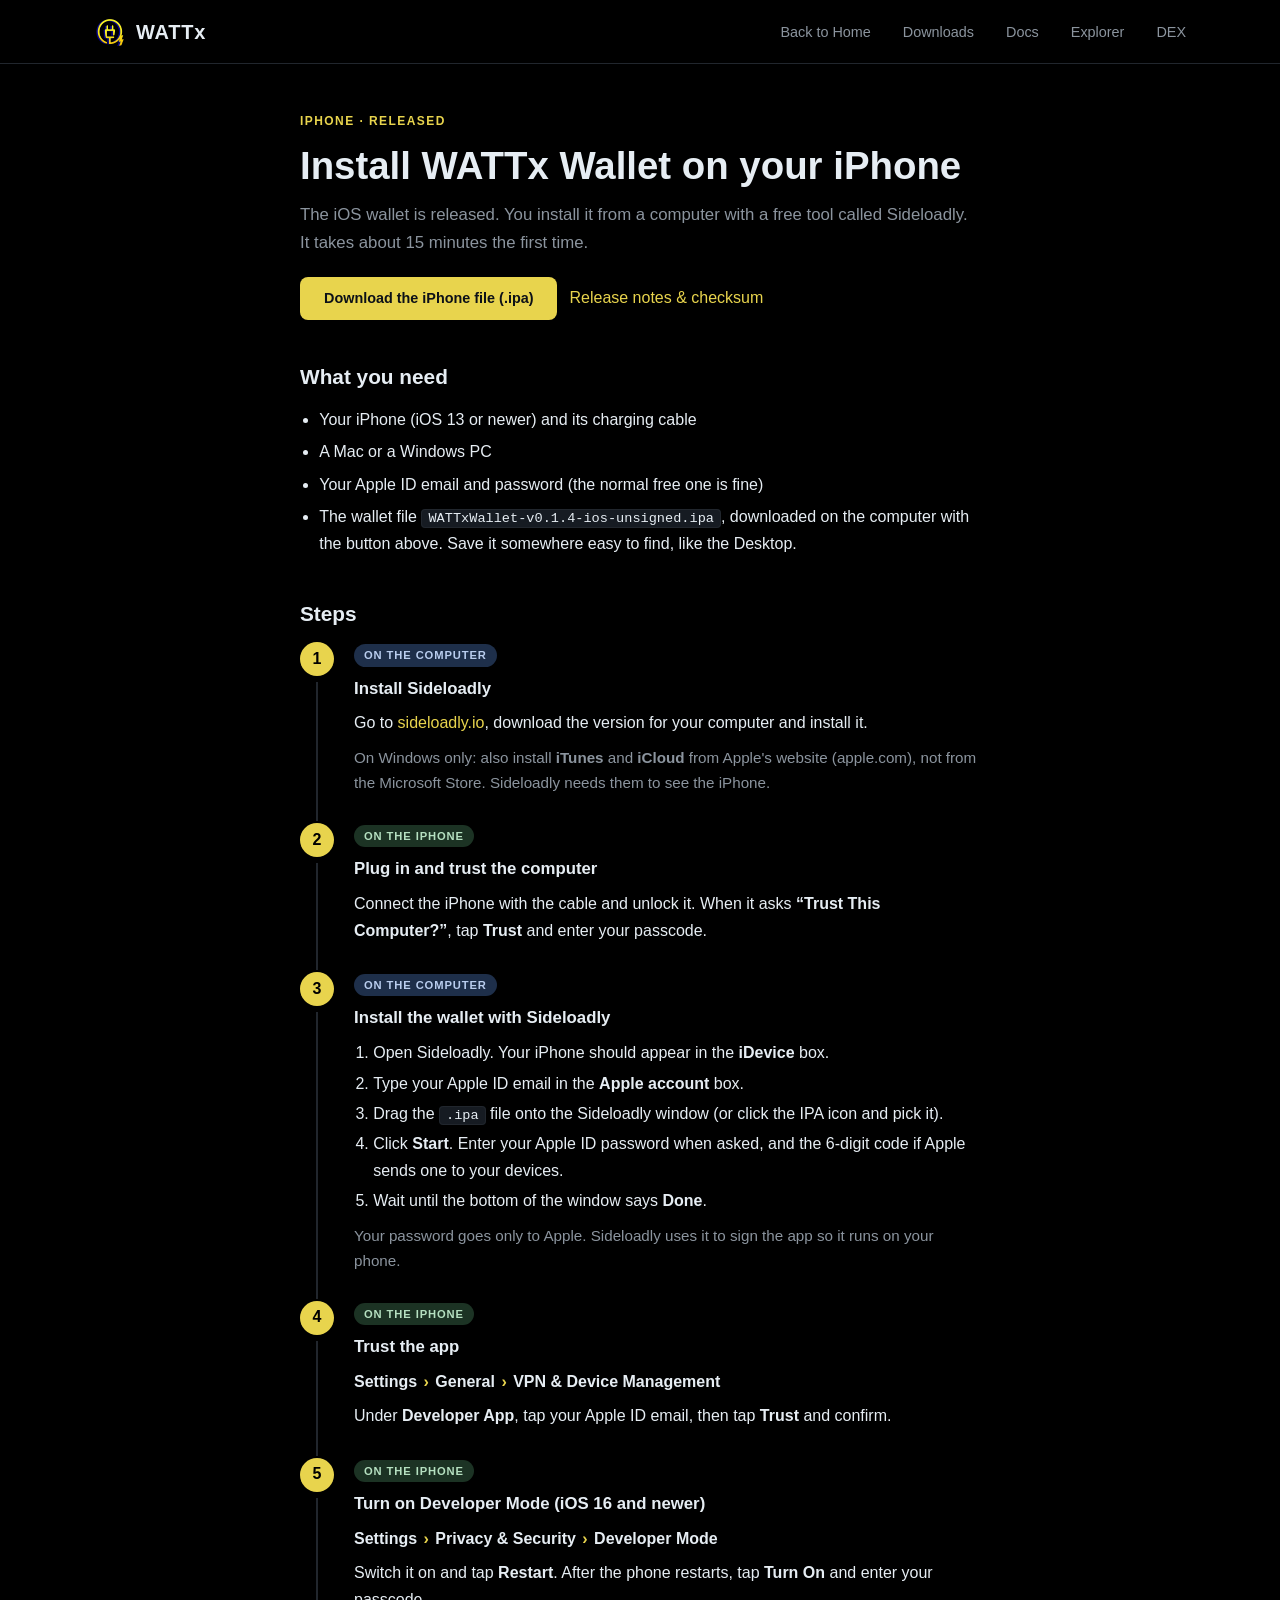
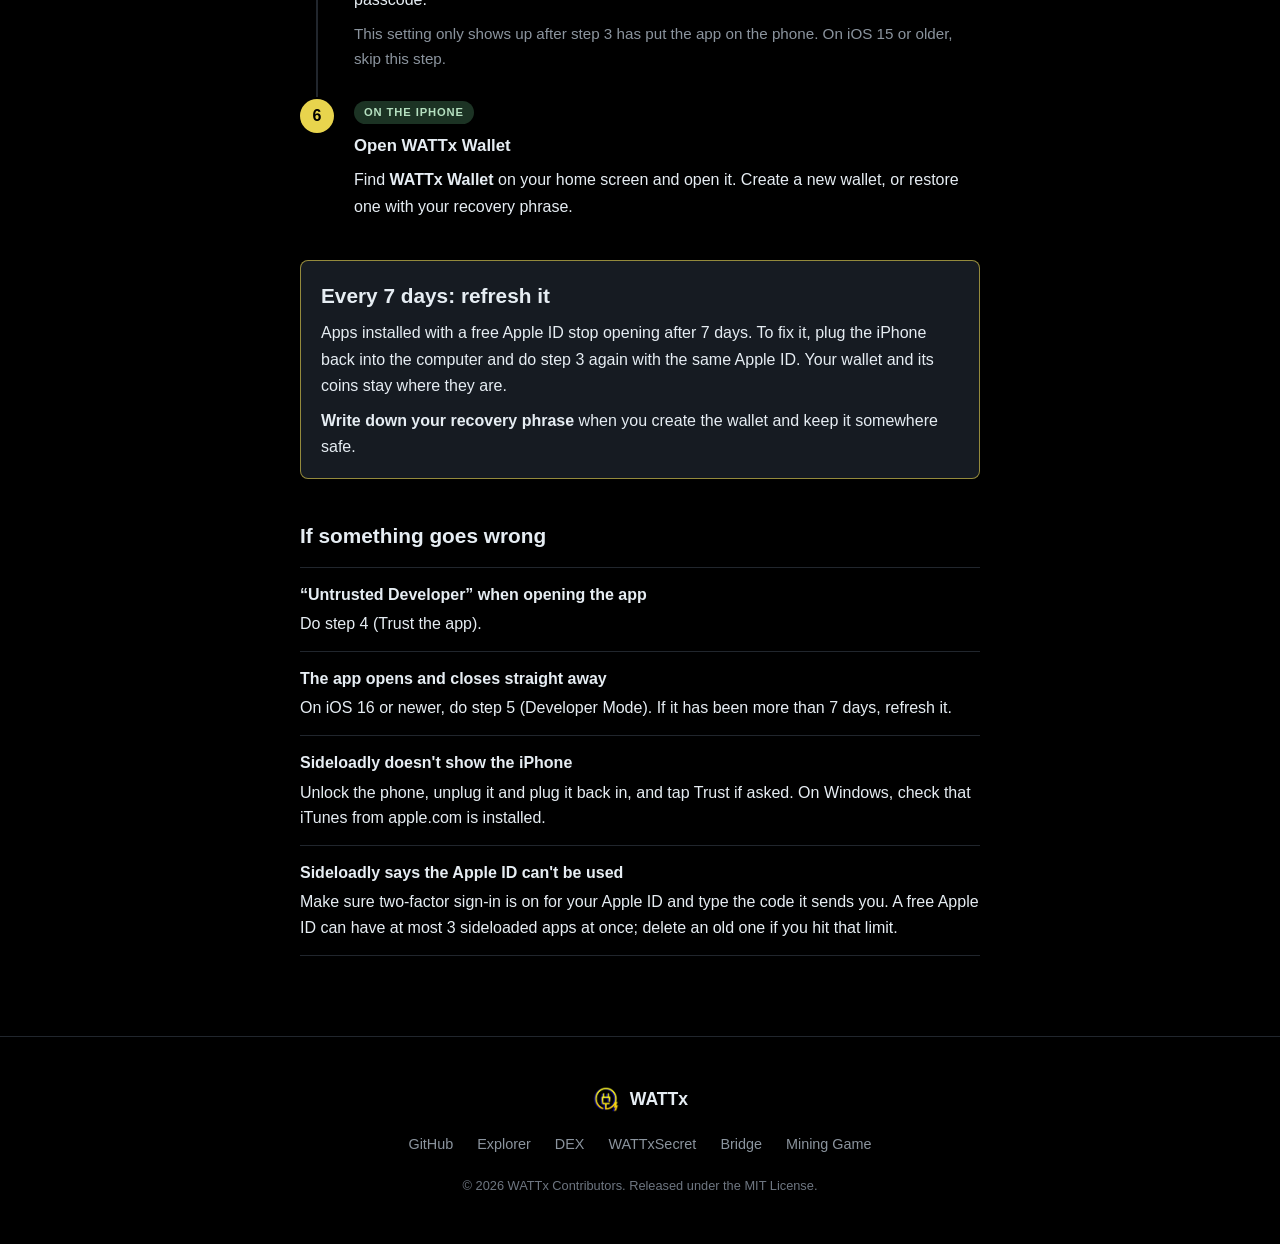
<file: ios-install.html>
<!DOCTYPE html>
<html lang="en">
<head>
  <meta charset="UTF-8">
  <meta name="viewport" content="width=device-width, initial-scale=1.0">
  <meta name="description" content="How to install the released WATTx Wallet on an iPhone with Sideloadly.">
  <title>Install WATTx Wallet on iPhone</title>
  <link rel="icon" href="assets/favicon.ico" type="image/x-icon">
  <link rel="stylesheet" href="css/style.css">
  <style>
    .ios-page {
      max-width: 720px;
      margin: 0 auto;
      padding: calc(var(--nav-height) + 48px) 20px 80px;
      display: flex;
      flex-direction: column;
      gap: 40px;
    }
    .ios-page h1 { font-size: clamp(1.8rem, 5vw, 2.4rem); line-height: 1.2; text-wrap: balance; }
    .ios-page h2 { font-size: 1.3rem; }
    .ios-page h3 { font-size: 1.05rem; }
    .ios-page p, .ios-page li { color: var(--text); line-height: 1.65; }
    .ios-page section { display: flex; flex-direction: column; gap: 14px; }
    .ios-eyebrow { font-size: .75rem; font-weight: 700; letter-spacing: .12em; text-transform: uppercase; color: var(--gold); }
    .ios-lede { color: var(--text-muted) !important; font-size: 1.05rem; }
    .ios-head { display: flex; flex-direction: column; gap: 12px; }
    .ios-actions { display: flex; flex-wrap: wrap; gap: 12px; align-items: center; margin-top: 8px; }
    .ios-file { font-family: var(--mono); font-size: .85em; background: var(--surface); border: 1px solid var(--border); border-radius: 4px; padding: 1px 6px; word-break: break-all; }
    .ios-note { color: var(--text-muted) !important; font-size: .95rem; }
    .ios-path { font-weight: 600; }
    .ios-path b { color: var(--gold); padding: 0 2px; }
    .ios-need { margin: 0; padding-left: 1.2em; display: flex; flex-direction: column; gap: 6px; }

    .ios-steps { list-style: none; margin: 0; padding: 0; counter-reset: s; }
    .ios-steps > li { counter-increment: s; position: relative; padding: 0 0 30px 54px; display: flex; flex-direction: column; gap: 8px; min-width: 0; }
    .ios-steps > li::before {
      content: counter(s); position: absolute; left: 0; top: -2px; width: 34px; height: 34px; border-radius: 50%;
      background: var(--gold); color: #000; font-weight: 700; display: grid; place-items: center;
    }
    .ios-steps > li::after { content: ""; position: absolute; left: 16px; top: 38px; bottom: 4px; width: 2px; background: var(--border); }
    .ios-steps > li:last-child { padding-bottom: 0; }
    .ios-steps > li:last-child::after { display: none; }
    .ios-sub { margin: 0; padding-left: 1.2em; display: flex; flex-direction: column; gap: 4px; }
    .ios-tag { align-self: flex-start; font-size: .7rem; font-weight: 700; letter-spacing: .08em; text-transform: uppercase; border-radius: 999px; padding: 2px 10px; }
    .ios-tag.pc { background: #1E2F4A; color: #B9CDEE; }
    .ios-tag.ph { background: #1C3324; color: #B5E0C0; }

    .ios-callout { background: var(--surface); border: 1px solid var(--gold-dim); border-radius: var(--radius-sm); padding: 18px 20px; display: flex; flex-direction: column; gap: 8px; }
    .ios-trouble { border-top: 1px solid var(--border); }
    .ios-trouble div { padding: 14px 0; border-bottom: 1px solid var(--border); display: flex; flex-direction: column; gap: 4px; }
    .ios-trouble .q { font-weight: 600; }
    .ios-page a:not(.btn) { color: var(--gold); text-underline-offset: 2px; }
  </style>
</head>
<body>

  <nav class="navbar" id="navbar">
    <div class="nav-container">
      <a href="index.html" class="nav-brand">
        <img src="assets/logo.png" alt="WATTx Logo" class="nav-logo">
        <span class="nav-wordmark">WATTx</span>
      </a>
      <button class="nav-toggle" id="navToggle" aria-label="Toggle navigation">
        <span></span>
        <span></span>
        <span></span>
      </button>
      <ul class="nav-links" id="navLinks">
        <li><a href="index.html">Back to Home</a></li>
        <li><a href="index.html#downloads">Downloads</a></li>
        <li><a href="https://docs.wattxchain.org">Docs</a></li>
        <li><a href="https://wtx-explorer.wattxchange.app" target="_blank" rel="noopener">Explorer</a></li>
        <li><a href="https://wattxchange.app/#dex" target="_blank" rel="noopener">DEX</a></li>
      </ul>
    </div>
  </nav>

  <main class="ios-page">
    <header class="ios-head">
      <span class="ios-eyebrow">iPhone · Released</span>
      <h1>Install WATTx Wallet on your iPhone</h1>
      <p class="ios-lede">The iOS wallet is released. You install it from a computer with a free tool called Sideloadly. It takes about 15 minutes the first time.</p>
      <div class="ios-actions">
        <a href="https://github.com/nucash-mining/WATTxWallet/releases/download/v0.1.4/WATTxWallet-v0.1.4-ios-unsigned.ipa" class="btn btn-primary btn-sm">Download the iPhone file (.ipa)</a>
        <a href="https://github.com/nucash-mining/WATTxWallet/releases/tag/v0.1.4" target="_blank" rel="noopener">Release notes &amp; checksum</a>
      </div>
    </header>

    <section>
      <h2>What you need</h2>
      <ul class="ios-need">
        <li>Your iPhone (iOS 13 or newer) and its charging cable</li>
        <li>A Mac or a Windows PC</li>
        <li>Your Apple ID email and password (the normal free one is fine)</li>
        <li>The wallet file <span class="ios-file">WATTxWallet-v0.1.4-ios-unsigned.ipa</span>, downloaded on the computer with the button above. Save it somewhere easy to find, like the Desktop.</li>
      </ul>
    </section>

    <section>
      <h2>Steps</h2>
      <ol class="ios-steps">
        <li>
          <span class="ios-tag pc">On the computer</span>
          <h3>Install Sideloadly</h3>
          <p>Go to <a href="https://sideloadly.io" target="_blank" rel="noopener">sideloadly.io</a>, download the version for your computer and install it.</p>
          <p class="ios-note">On Windows only: also install <b>iTunes</b> and <b>iCloud</b> from Apple's website (apple.com), not from the Microsoft Store. Sideloadly needs them to see the iPhone.</p>
        </li>
        <li>
          <span class="ios-tag ph">On the iPhone</span>
          <h3>Plug in and trust the computer</h3>
          <p>Connect the iPhone with the cable and unlock it. When it asks <b>“Trust This Computer?”</b>, tap <b>Trust</b> and enter your passcode.</p>
        </li>
        <li>
          <span class="ios-tag pc">On the computer</span>
          <h3>Install the wallet with Sideloadly</h3>
          <ol class="ios-sub">
            <li>Open Sideloadly. Your iPhone should appear in the <b>iDevice</b> box.</li>
            <li>Type your Apple ID email in the <b>Apple account</b> box.</li>
            <li>Drag the <span class="ios-file">.ipa</span> file onto the Sideloadly window (or click the IPA icon and pick it).</li>
            <li>Click <b>Start</b>. Enter your Apple ID password when asked, and the 6-digit code if Apple sends one to your devices.</li>
            <li>Wait until the bottom of the window says <b>Done</b>.</li>
          </ol>
          <p class="ios-note">Your password goes only to Apple. Sideloadly uses it to sign the app so it runs on your phone.</p>
        </li>
        <li>
          <span class="ios-tag ph">On the iPhone</span>
          <h3>Trust the app</h3>
          <p class="ios-path">Settings <b>›</b> General <b>›</b> VPN &amp; Device Management</p>
          <p>Under <b>Developer App</b>, tap your Apple ID email, then tap <b>Trust</b> and confirm.</p>
        </li>
        <li>
          <span class="ios-tag ph">On the iPhone</span>
          <h3>Turn on Developer Mode (iOS 16 and newer)</h3>
          <p class="ios-path">Settings <b>›</b> Privacy &amp; Security <b>›</b> Developer Mode</p>
          <p>Switch it on and tap <b>Restart</b>. After the phone restarts, tap <b>Turn On</b> and enter your passcode.</p>
          <p class="ios-note">This setting only shows up after step 3 has put the app on the phone. On iOS 15 or older, skip this step.</p>
        </li>
        <li>
          <span class="ios-tag ph">On the iPhone</span>
          <h3>Open WATTx Wallet</h3>
          <p>Find <b>WATTx Wallet</b> on your home screen and open it. Create a new wallet, or restore one with your recovery phrase.</p>
        </li>
      </ol>
    </section>

    <div class="ios-callout">
      <h2>Every 7 days: refresh it</h2>
      <p>Apps installed with a free Apple ID stop opening after 7 days. To fix it, plug the iPhone back into the computer and do step 3 again with the same Apple ID. Your wallet and its coins stay where they are.</p>
      <p><b>Write down your recovery phrase</b> when you create the wallet and keep it somewhere safe.</p>
    </div>

    <section>
      <h2>If something goes wrong</h2>
      <div class="ios-trouble">
        <div><span class="q">“Untrusted Developer” when opening the app</span><span>Do step 4 (Trust the app).</span></div>
        <div><span class="q">The app opens and closes straight away</span><span>On iOS 16 or newer, do step 5 (Developer Mode). If it has been more than 7 days, refresh it.</span></div>
        <div><span class="q">Sideloadly doesn't show the iPhone</span><span>Unlock the phone, unplug it and plug it back in, and tap Trust if asked. On Windows, check that iTunes from apple.com is installed.</span></div>
        <div><span class="q">Sideloadly says the Apple ID can't be used</span><span>Make sure two-factor sign-in is on for your Apple ID and type the code it sends you. A free Apple ID can have at most 3 sideloaded apps at once; delete an old one if you hit that limit.</span></div>
      </div>
    </section>
  </main>

  <footer class="footer">
    <div class="container footer-content">
      <div class="footer-brand">
        <img src="assets/logo.png" alt="WATTx" class="footer-logo">
        <span class="footer-wordmark">WATTx</span>
      </div>
      <div class="footer-links">
        <a href="https://github.com/WATTxChain" target="_blank" rel="noopener">GitHub</a>
        <a href="https://wtx-explorer.wattxchange.app" target="_blank" rel="noopener">Explorer</a>
        <a href="https://wattxchange.app/#dex" target="_blank" rel="noopener">DEX</a>
        <a href="secret/index.html">WATTxSecret</a>
        <a href="https://bridge.wattxchange.app" target="_blank" rel="noopener">Bridge</a>
        <a href="https://mining-game.wattxchange.app" target="_blank" rel="noopener">Mining Game</a>
      </div>
      <p class="footer-copy">&copy; 2026 WATTx Contributors. Released under the MIT License.</p>
    </div>
  </footer>

  <script>
    const navToggle = document.getElementById('navToggle');
    const navLinks = document.getElementById('navLinks');
    navToggle.addEventListener('click', () => {
      navToggle.classList.toggle('active');
      navLinks.classList.toggle('open');
    });
  </script>
</body>
</html>
</file>
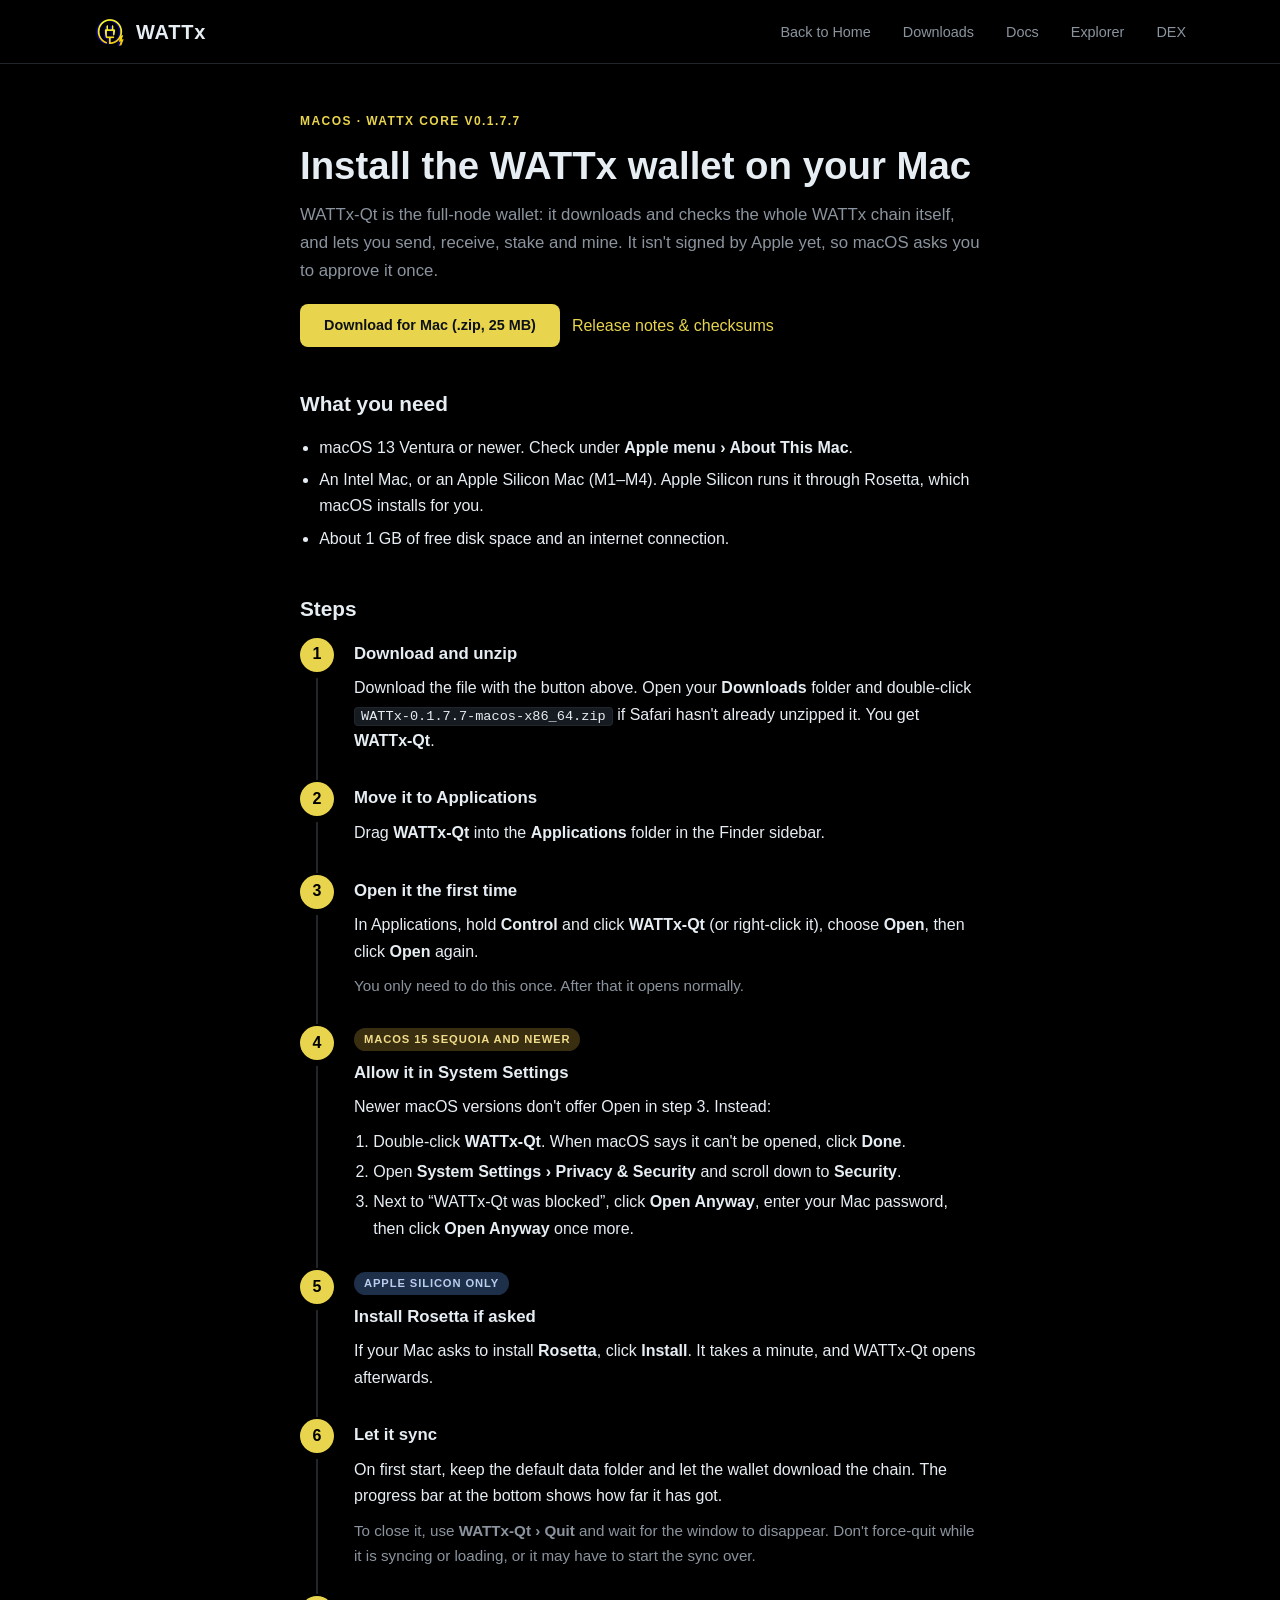
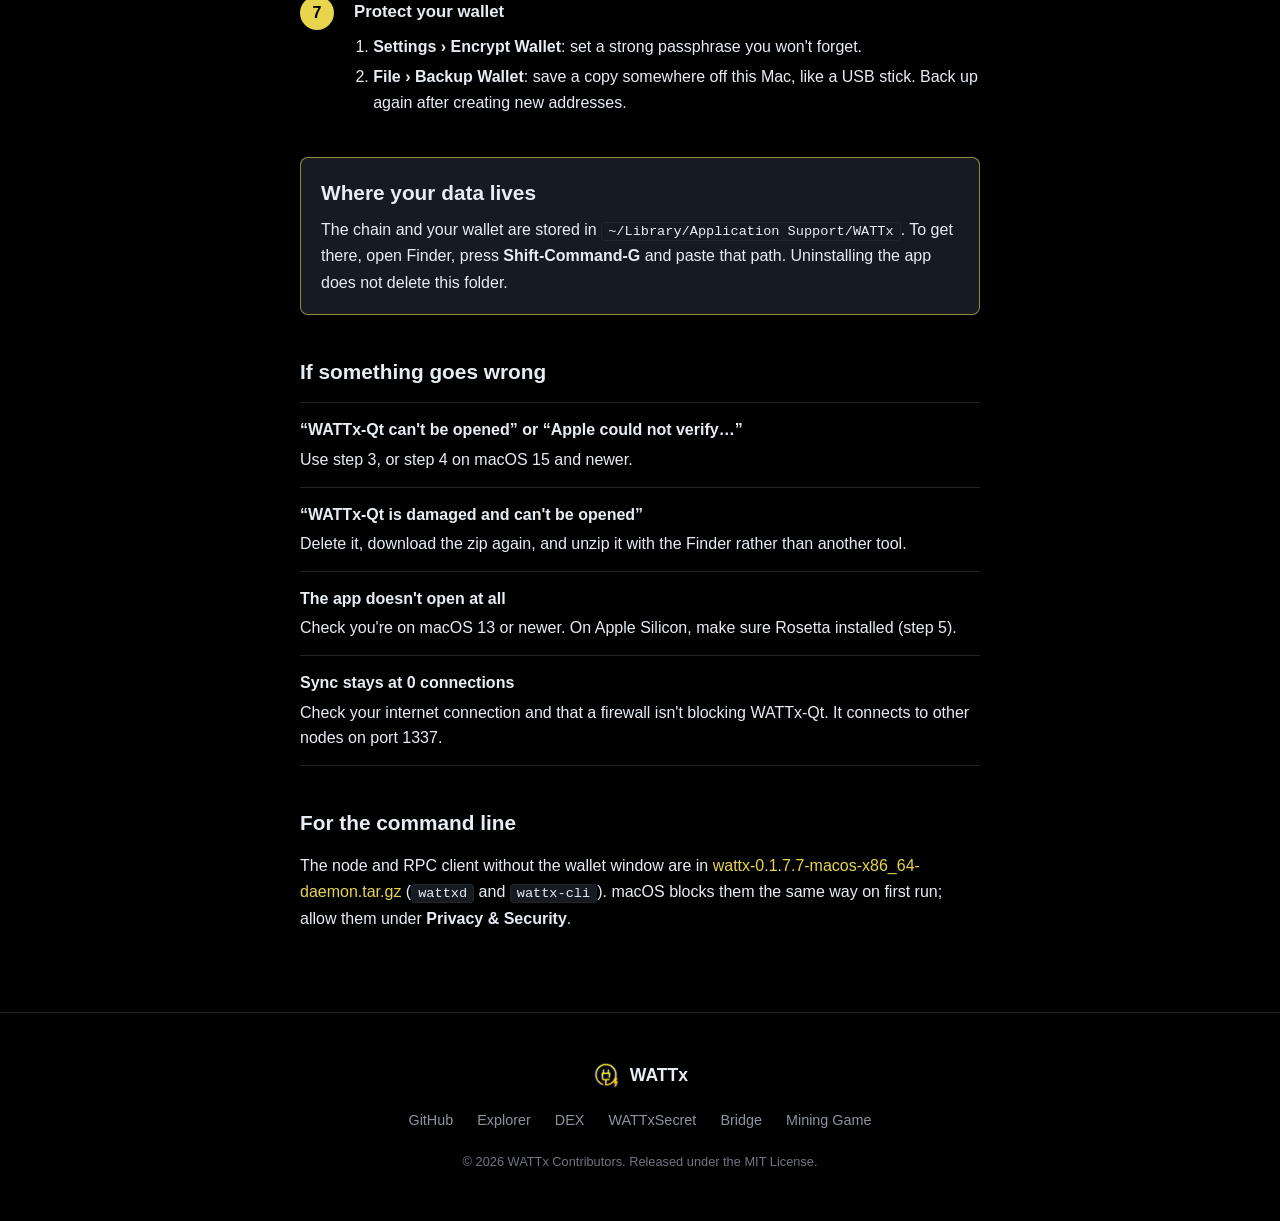
<file: macos-install.html>
<!DOCTYPE html>
<html lang="en">
<head>
  <meta charset="UTF-8">
  <meta name="viewport" content="width=device-width, initial-scale=1.0">
  <meta name="description" content="How to install the WATTx full-node wallet (wattx-qt) on a Mac.">
  <title>Install WATTx Core on Mac</title>
  <link rel="icon" href="assets/favicon.ico" type="image/x-icon">
  <link rel="stylesheet" href="css/style.css">
  <style>
    .ios-page {
      max-width: 720px;
      margin: 0 auto;
      padding: calc(var(--nav-height) + 48px) 20px 80px;
      display: flex;
      flex-direction: column;
      gap: 40px;
    }
    .ios-page h1 { font-size: clamp(1.8rem, 5vw, 2.4rem); line-height: 1.2; text-wrap: balance; }
    .ios-page h2 { font-size: 1.3rem; }
    .ios-page h3 { font-size: 1.05rem; }
    .ios-page p, .ios-page li { color: var(--text); line-height: 1.65; }
    .ios-page section { display: flex; flex-direction: column; gap: 14px; }
    .ios-eyebrow { font-size: .75rem; font-weight: 700; letter-spacing: .12em; text-transform: uppercase; color: var(--gold); }
    .ios-lede { color: var(--text-muted) !important; font-size: 1.05rem; }
    .ios-head { display: flex; flex-direction: column; gap: 12px; }
    .ios-actions { display: flex; flex-wrap: wrap; gap: 12px; align-items: center; margin-top: 8px; }
    .ios-file { font-family: var(--mono); font-size: .85em; background: var(--surface); border: 1px solid var(--border); border-radius: 4px; padding: 1px 6px; word-break: break-all; }
    .ios-note { color: var(--text-muted) !important; font-size: .95rem; }
    .ios-path { font-weight: 600; }
    .ios-path b { color: var(--gold); padding: 0 2px; }
    .ios-need { margin: 0; padding-left: 1.2em; display: flex; flex-direction: column; gap: 6px; }

    .ios-steps { list-style: none; margin: 0; padding: 0; counter-reset: s; }
    .ios-steps > li { counter-increment: s; position: relative; padding: 0 0 30px 54px; display: flex; flex-direction: column; gap: 8px; min-width: 0; }
    .ios-steps > li::before {
      content: counter(s); position: absolute; left: 0; top: -2px; width: 34px; height: 34px; border-radius: 50%;
      background: var(--gold); color: #000; font-weight: 700; display: grid; place-items: center;
    }
    .ios-steps > li::after { content: ""; position: absolute; left: 16px; top: 38px; bottom: 4px; width: 2px; background: var(--border); }
    .ios-steps > li:last-child { padding-bottom: 0; }
    .ios-steps > li:last-child::after { display: none; }
    .ios-sub { margin: 0; padding-left: 1.2em; display: flex; flex-direction: column; gap: 4px; }
    .ios-tag { align-self: flex-start; font-size: .7rem; font-weight: 700; letter-spacing: .08em; text-transform: uppercase; border-radius: 999px; padding: 2px 10px; }
    .ios-tag.pc { background: #1E2F4A; color: #B9CDEE; }
    .ios-tag.ph { background: #1C3324; color: #B5E0C0; }
    .ios-tag.new { background: #3A2E10; color: #F0DC8A; }

    .ios-callout { background: var(--surface); border: 1px solid var(--gold-dim); border-radius: var(--radius-sm); padding: 18px 20px; display: flex; flex-direction: column; gap: 8px; }
    .ios-trouble { border-top: 1px solid var(--border); }
    .ios-trouble div { padding: 14px 0; border-bottom: 1px solid var(--border); display: flex; flex-direction: column; gap: 4px; }
    .ios-trouble .q { font-weight: 600; }
    .ios-page a:not(.btn) { color: var(--gold); text-underline-offset: 2px; }
  </style>
</head>
<body>

  <nav class="navbar" id="navbar">
    <div class="nav-container">
      <a href="index.html" class="nav-brand">
        <img src="assets/logo.png" alt="WATTx Logo" class="nav-logo">
        <span class="nav-wordmark">WATTx</span>
      </a>
      <button class="nav-toggle" id="navToggle" aria-label="Toggle navigation">
        <span></span>
        <span></span>
        <span></span>
      </button>
      <ul class="nav-links" id="navLinks">
        <li><a href="index.html">Back to Home</a></li>
        <li><a href="index.html#downloads">Downloads</a></li>
        <li><a href="https://docs.wattxchain.org">Docs</a></li>
        <li><a href="https://wtx-explorer.wattxchange.app" target="_blank" rel="noopener">Explorer</a></li>
        <li><a href="https://wattxchange.app/#dex" target="_blank" rel="noopener">DEX</a></li>
      </ul>
    </div>
  </nav>

  <main class="ios-page">
    <header class="ios-head">
      <span class="ios-eyebrow">macOS · WATTx Core v0.1.7.7</span>
      <h1>Install the WATTx wallet on your Mac</h1>
      <p class="ios-lede">WATTx-Qt is the full-node wallet: it downloads and checks the whole WATTx chain itself, and lets you send, receive, stake and mine. It isn't signed by Apple yet, so macOS asks you to approve it once.</p>
      <div class="ios-actions">
        <a href="https://github.com/WATTxChain/WATTx/releases/download/v0.1.7.7/WATTx-0.1.7.7-macos-x86_64.zip" class="btn btn-primary btn-sm">Download for Mac (.zip, 25 MB)</a>
        <a href="https://github.com/WATTxChain/WATTx/releases/tag/v0.1.7.7" target="_blank" rel="noopener">Release notes &amp; checksums</a>
      </div>
    </header>

    <section>
      <h2>What you need</h2>
      <ul class="ios-need">
        <li>macOS 13 Ventura or newer. Check under <b>Apple menu › About This Mac</b>.</li>
        <li>An Intel Mac, or an Apple Silicon Mac (M1–M4). Apple Silicon runs it through Rosetta, which macOS installs for you.</li>
        <li>About 1 GB of free disk space and an internet connection.</li>
      </ul>
    </section>

    <section>
      <h2>Steps</h2>
      <ol class="ios-steps">
        <li>
          <h3>Download and unzip</h3>
          <p>Download the file with the button above. Open your <b>Downloads</b> folder and double-click <span class="ios-file">WATTx-0.1.7.7-macos-x86_64.zip</span> if Safari hasn't already unzipped it. You get <b>WATTx-Qt</b>.</p>
        </li>
        <li>
          <h3>Move it to Applications</h3>
          <p>Drag <b>WATTx-Qt</b> into the <b>Applications</b> folder in the Finder sidebar.</p>
        </li>
        <li>
          <h3>Open it the first time</h3>
          <p>In Applications, hold <b>Control</b> and click <b>WATTx-Qt</b> (or right-click it), choose <b>Open</b>, then click <b>Open</b> again.</p>
          <p class="ios-note">You only need to do this once. After that it opens normally.</p>
        </li>
        <li>
          <span class="ios-tag new">macOS 15 Sequoia and newer</span>
          <h3>Allow it in System Settings</h3>
          <p>Newer macOS versions don't offer Open in step 3. Instead:</p>
          <ol class="ios-sub">
            <li>Double-click <b>WATTx-Qt</b>. When macOS says it can't be opened, click <b>Done</b>.</li>
            <li>Open <b>System Settings › Privacy &amp; Security</b> and scroll down to <b>Security</b>.</li>
            <li>Next to “WATTx-Qt was blocked”, click <b>Open Anyway</b>, enter your Mac password, then click <b>Open Anyway</b> once more.</li>
          </ol>
        </li>
        <li>
          <span class="ios-tag pc">Apple Silicon only</span>
          <h3>Install Rosetta if asked</h3>
          <p>If your Mac asks to install <b>Rosetta</b>, click <b>Install</b>. It takes a minute, and WATTx-Qt opens afterwards.</p>
        </li>
        <li>
          <h3>Let it sync</h3>
          <p>On first start, keep the default data folder and let the wallet download the chain. The progress bar at the bottom shows how far it has got.</p>
          <p class="ios-note">To close it, use <b>WATTx-Qt › Quit</b> and wait for the window to disappear. Don't force-quit while it is syncing or loading, or it may have to start the sync over.</p>
        </li>
        <li>
          <h3>Protect your wallet</h3>
          <ol class="ios-sub">
            <li><b>Settings › Encrypt Wallet</b>: set a strong passphrase you won't forget.</li>
            <li><b>File › Backup Wallet</b>: save a copy somewhere off this Mac, like a USB stick. Back up again after creating new addresses.</li>
          </ol>
        </li>
      </ol>
    </section>

    <div class="ios-callout">
      <h2>Where your data lives</h2>
      <p>The chain and your wallet are stored in <span class="ios-file">~/Library/Application Support/WATTx</span>. To get there, open Finder, press <b>Shift-Command-G</b> and paste that path. Uninstalling the app does not delete this folder.</p>
    </div>

    <section>
      <h2>If something goes wrong</h2>
      <div class="ios-trouble">
        <div><span class="q">“WATTx-Qt can't be opened” or “Apple could not verify…”</span><span>Use step 3, or step 4 on macOS 15 and newer.</span></div>
        <div><span class="q">“WATTx-Qt is damaged and can't be opened”</span><span>Delete it, download the zip again, and unzip it with the Finder rather than another tool.</span></div>
        <div><span class="q">The app doesn't open at all</span><span>Check you're on macOS 13 or newer. On Apple Silicon, make sure Rosetta installed (step 5).</span></div>
        <div><span class="q">Sync stays at 0 connections</span><span>Check your internet connection and that a firewall isn't blocking WATTx-Qt. It connects to other nodes on port 1337.</span></div>
      </div>
    </section>

    <section>
      <h2>For the command line</h2>
      <p>The node and RPC client without the wallet window are in <a href="https://github.com/WATTxChain/WATTx/releases/download/v0.1.7.7/wattx-0.1.7.7-macos-x86_64-daemon.tar.gz">wattx-0.1.7.7-macos-x86_64-daemon.tar.gz</a> (<span class="ios-file">wattxd</span> and <span class="ios-file">wattx-cli</span>). macOS blocks them the same way on first run; allow them under <b>Privacy &amp; Security</b>.</p>
    </section>
  </main>

  <footer class="footer">
    <div class="container footer-content">
      <div class="footer-brand">
        <img src="assets/logo.png" alt="WATTx" class="footer-logo">
        <span class="footer-wordmark">WATTx</span>
      </div>
      <div class="footer-links">
        <a href="https://github.com/WATTxChain" target="_blank" rel="noopener">GitHub</a>
        <a href="https://wtx-explorer.wattxchange.app" target="_blank" rel="noopener">Explorer</a>
        <a href="https://wattxchange.app/#dex" target="_blank" rel="noopener">DEX</a>
        <a href="secret/index.html">WATTxSecret</a>
        <a href="https://bridge.wattxchange.app" target="_blank" rel="noopener">Bridge</a>
        <a href="https://mining-game.wattxchange.app" target="_blank" rel="noopener">Mining Game</a>
      </div>
      <p class="footer-copy">&copy; 2026 WATTx Contributors. Released under the MIT License.</p>
    </div>
  </footer>

  <script>
    const navToggle = document.getElementById('navToggle');
    const navLinks = document.getElementById('navLinks');
    navToggle.addEventListener('click', () => {
      navToggle.classList.toggle('active');
      navLinks.classList.toggle('open');
    });
  </script>
</body>
</html>
</file>
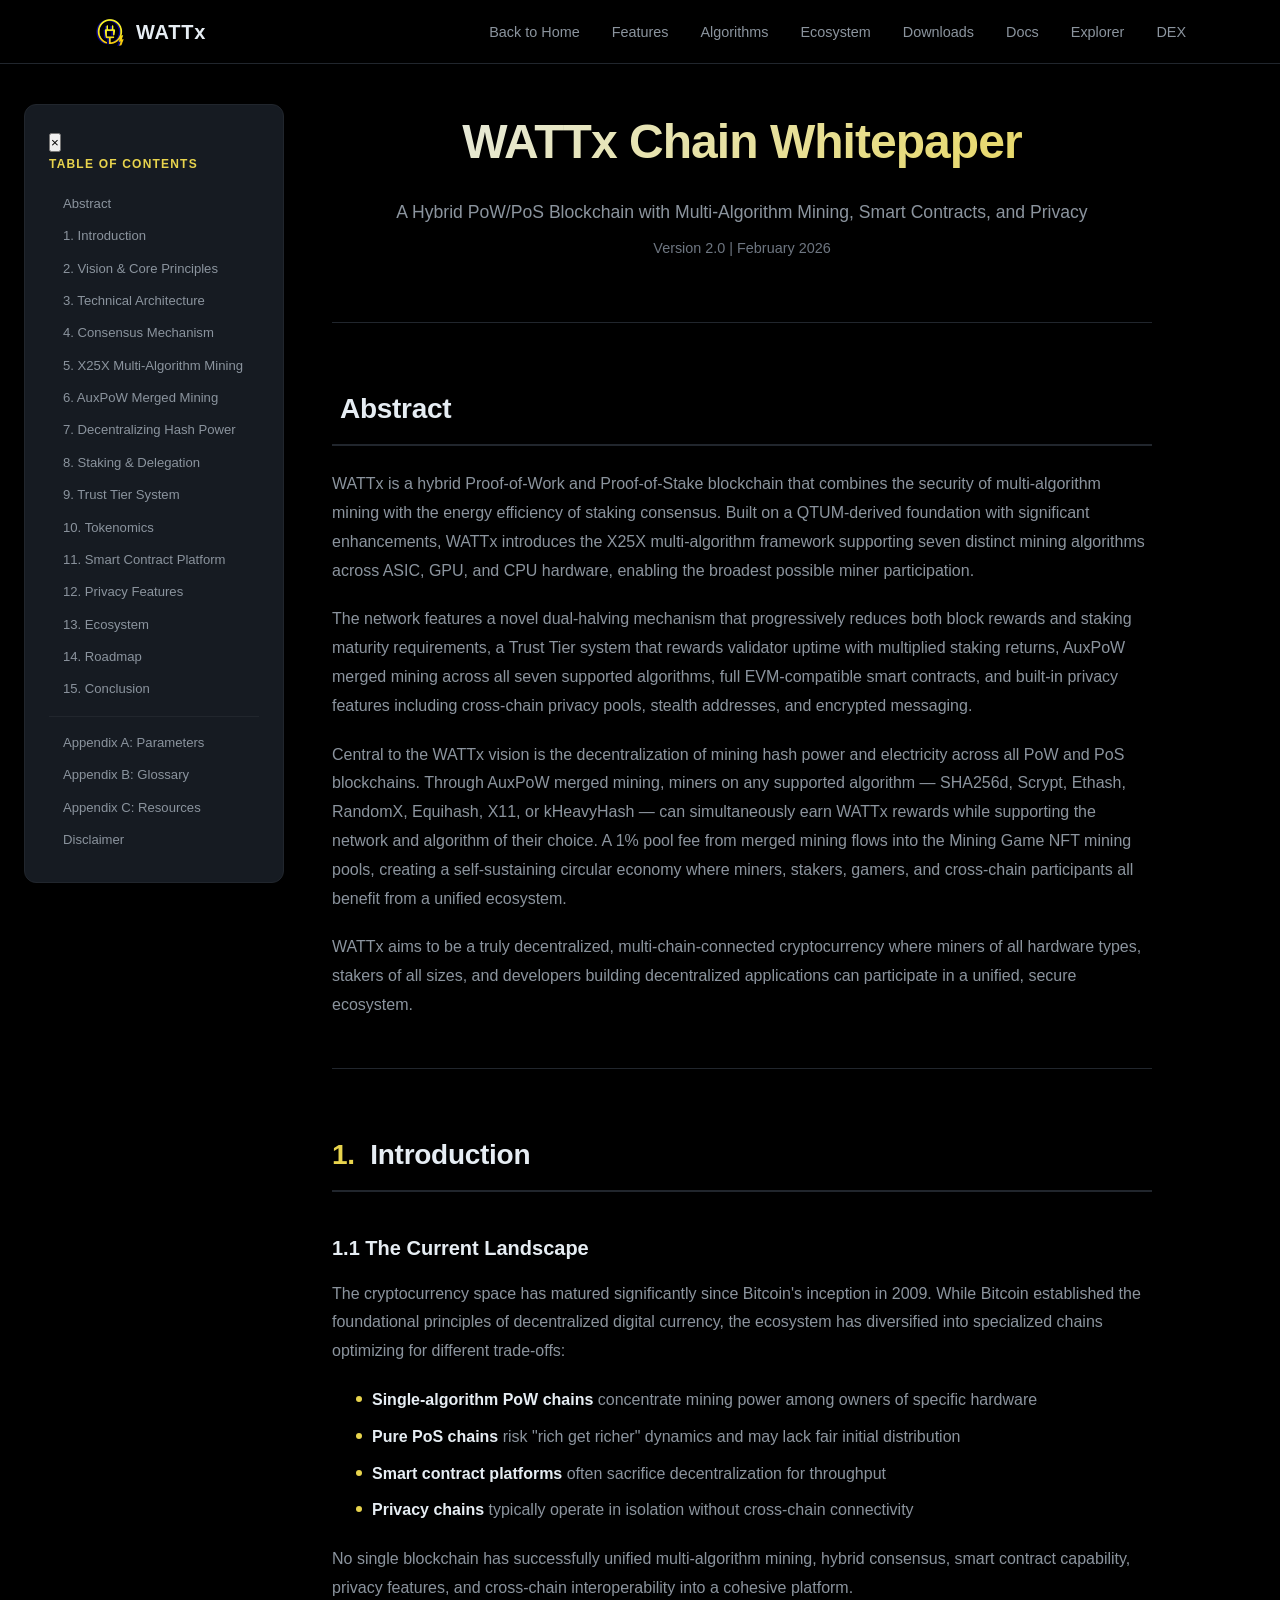
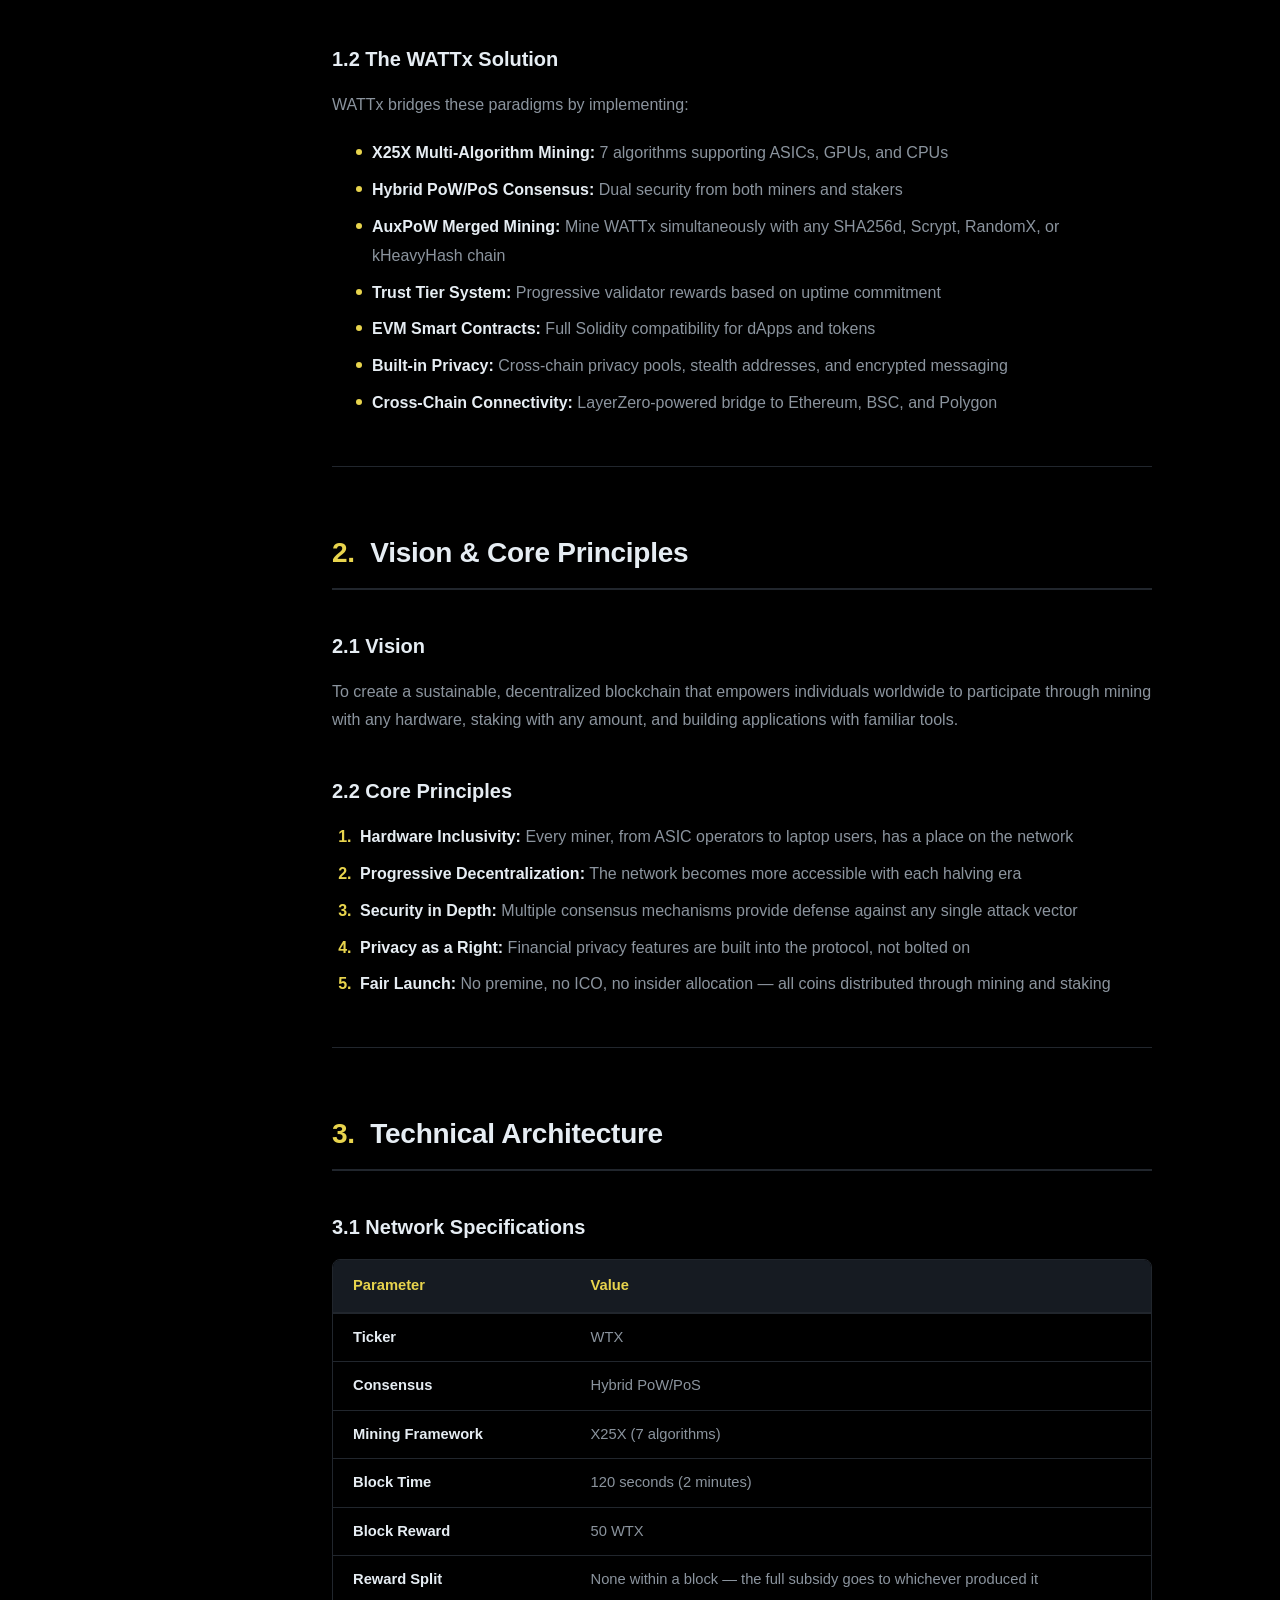
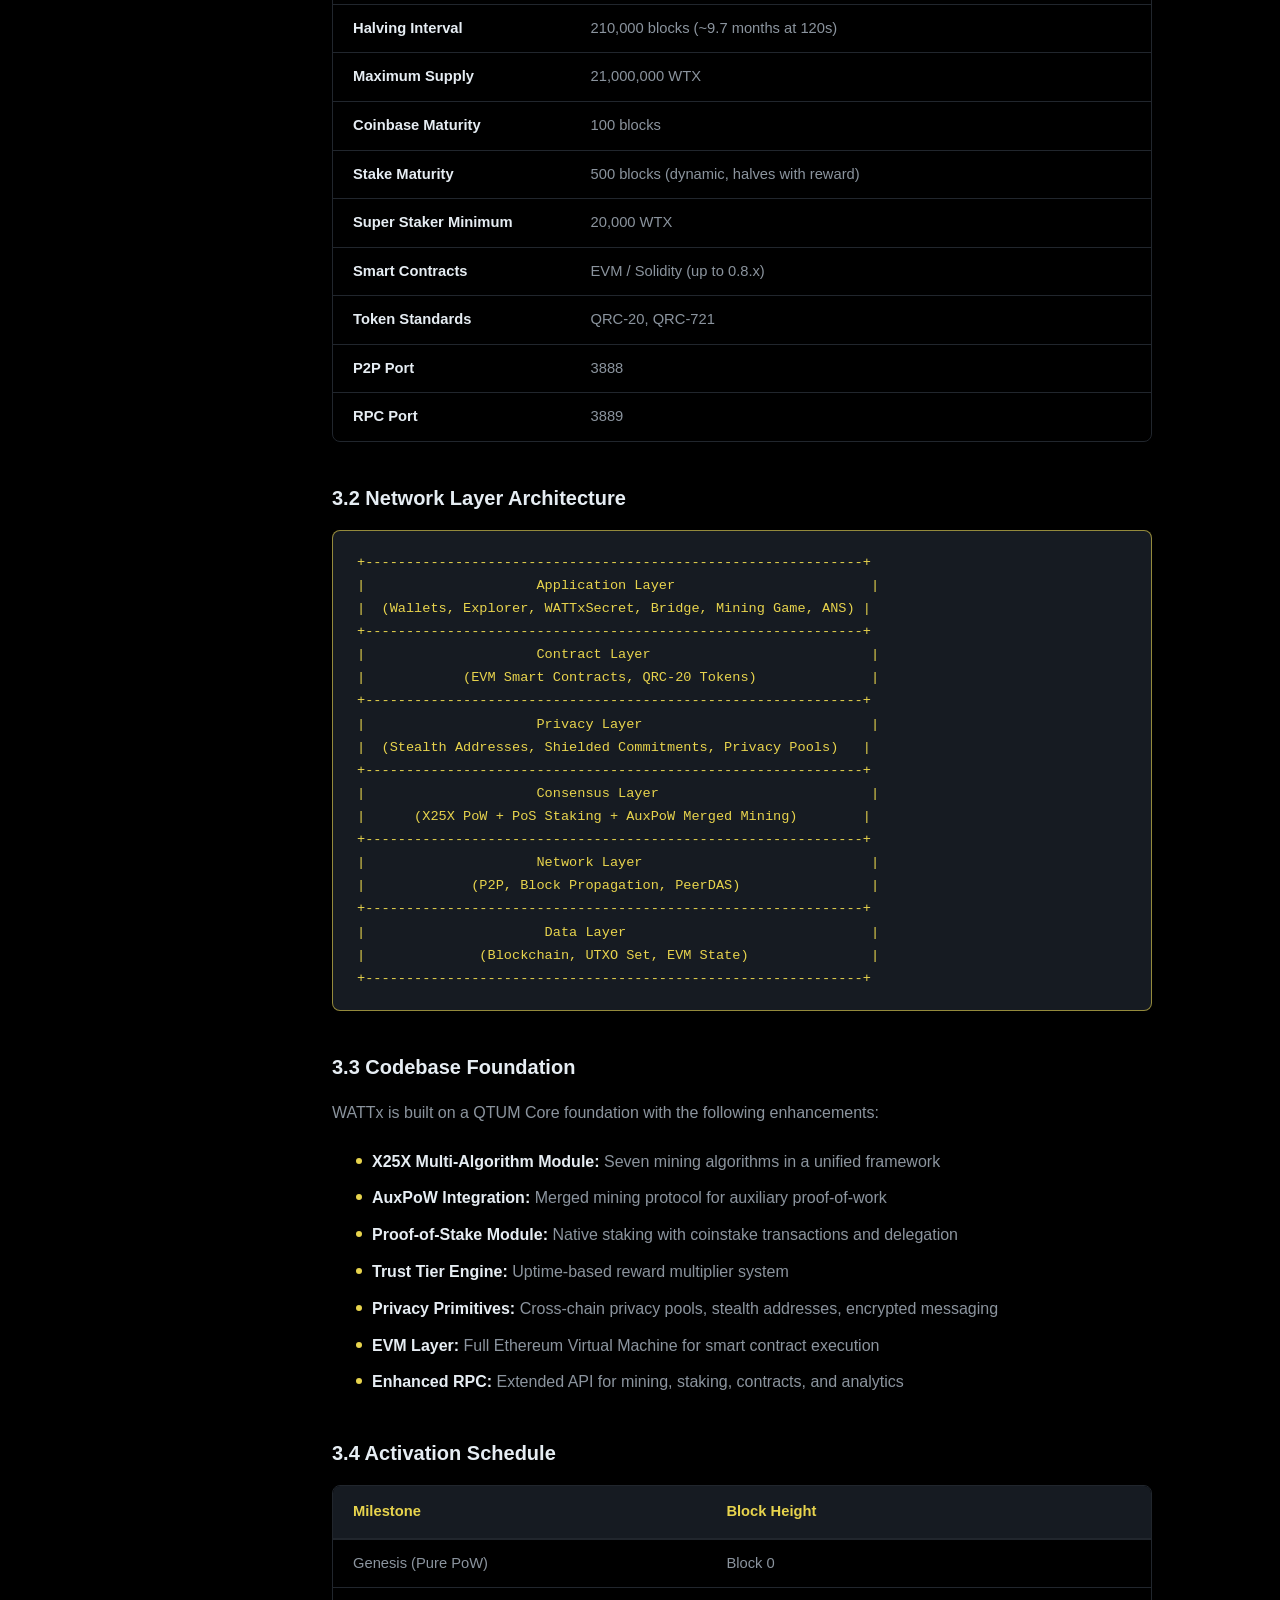
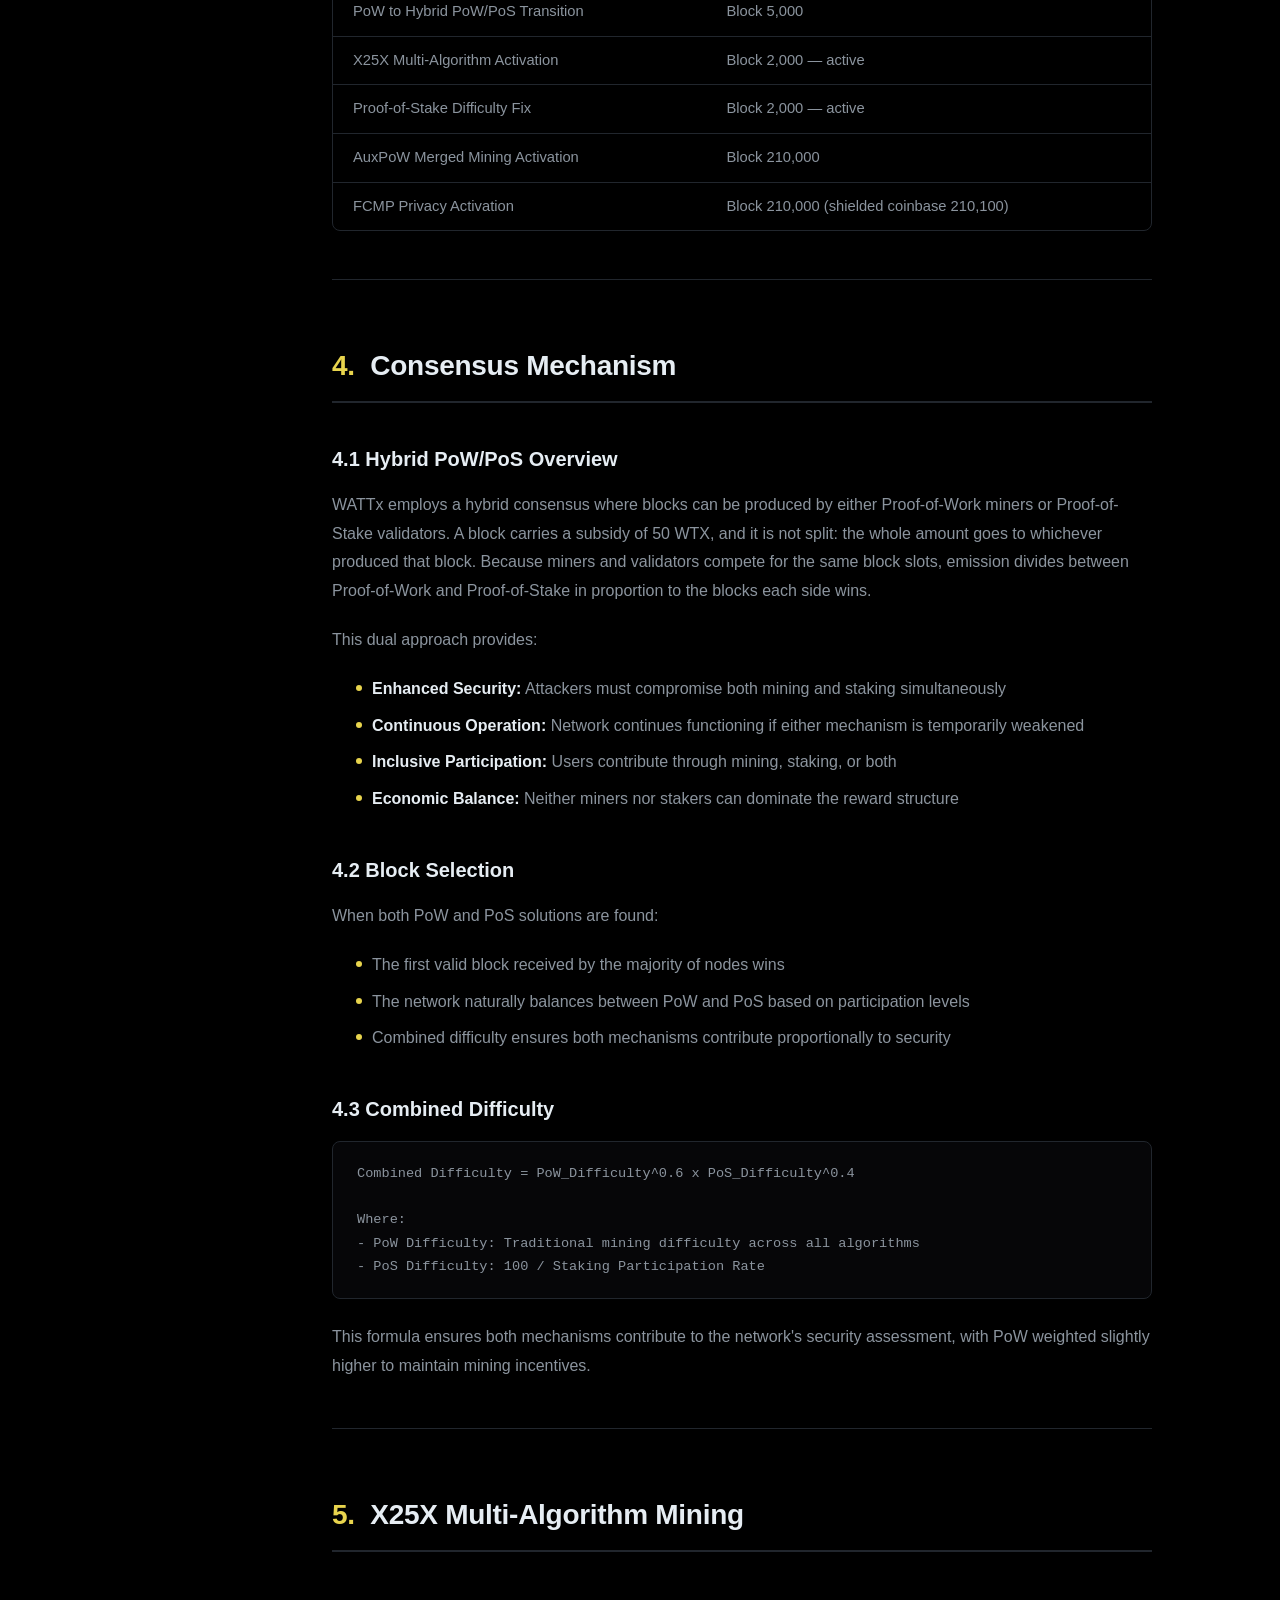
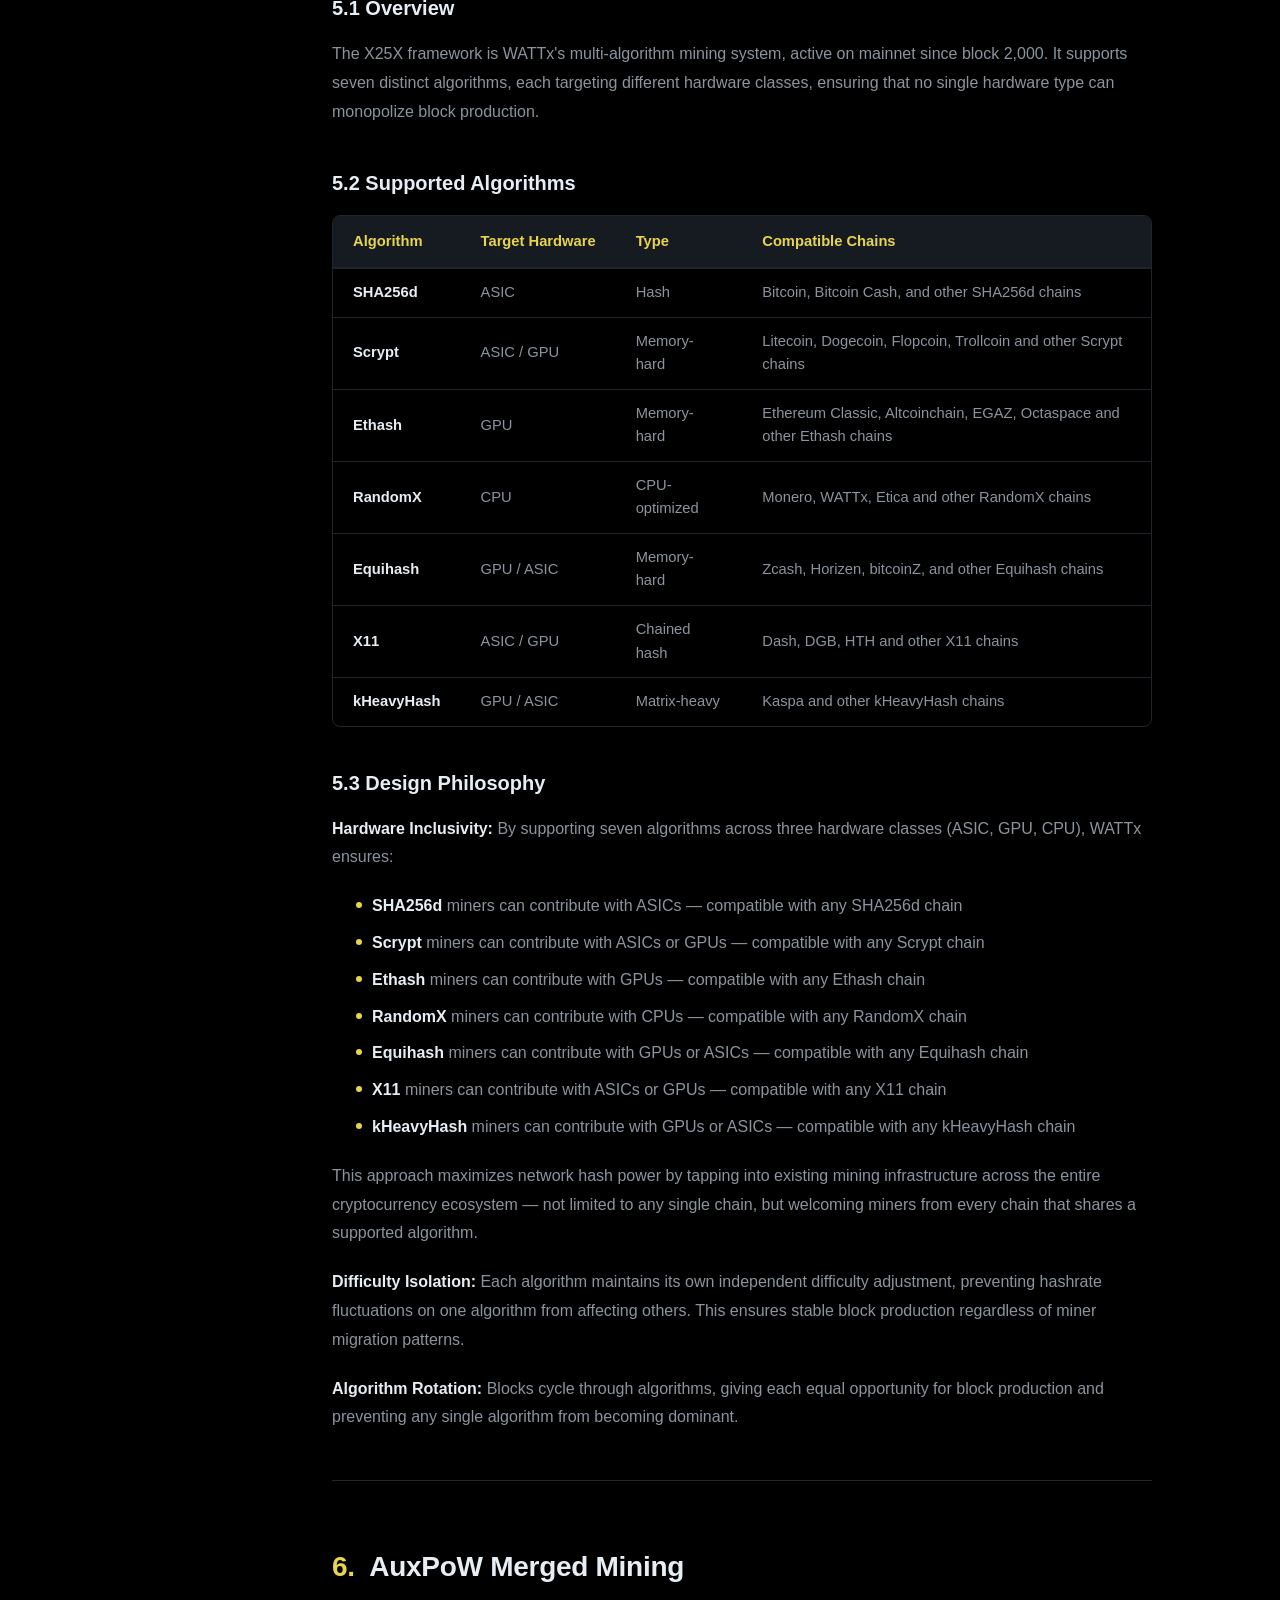
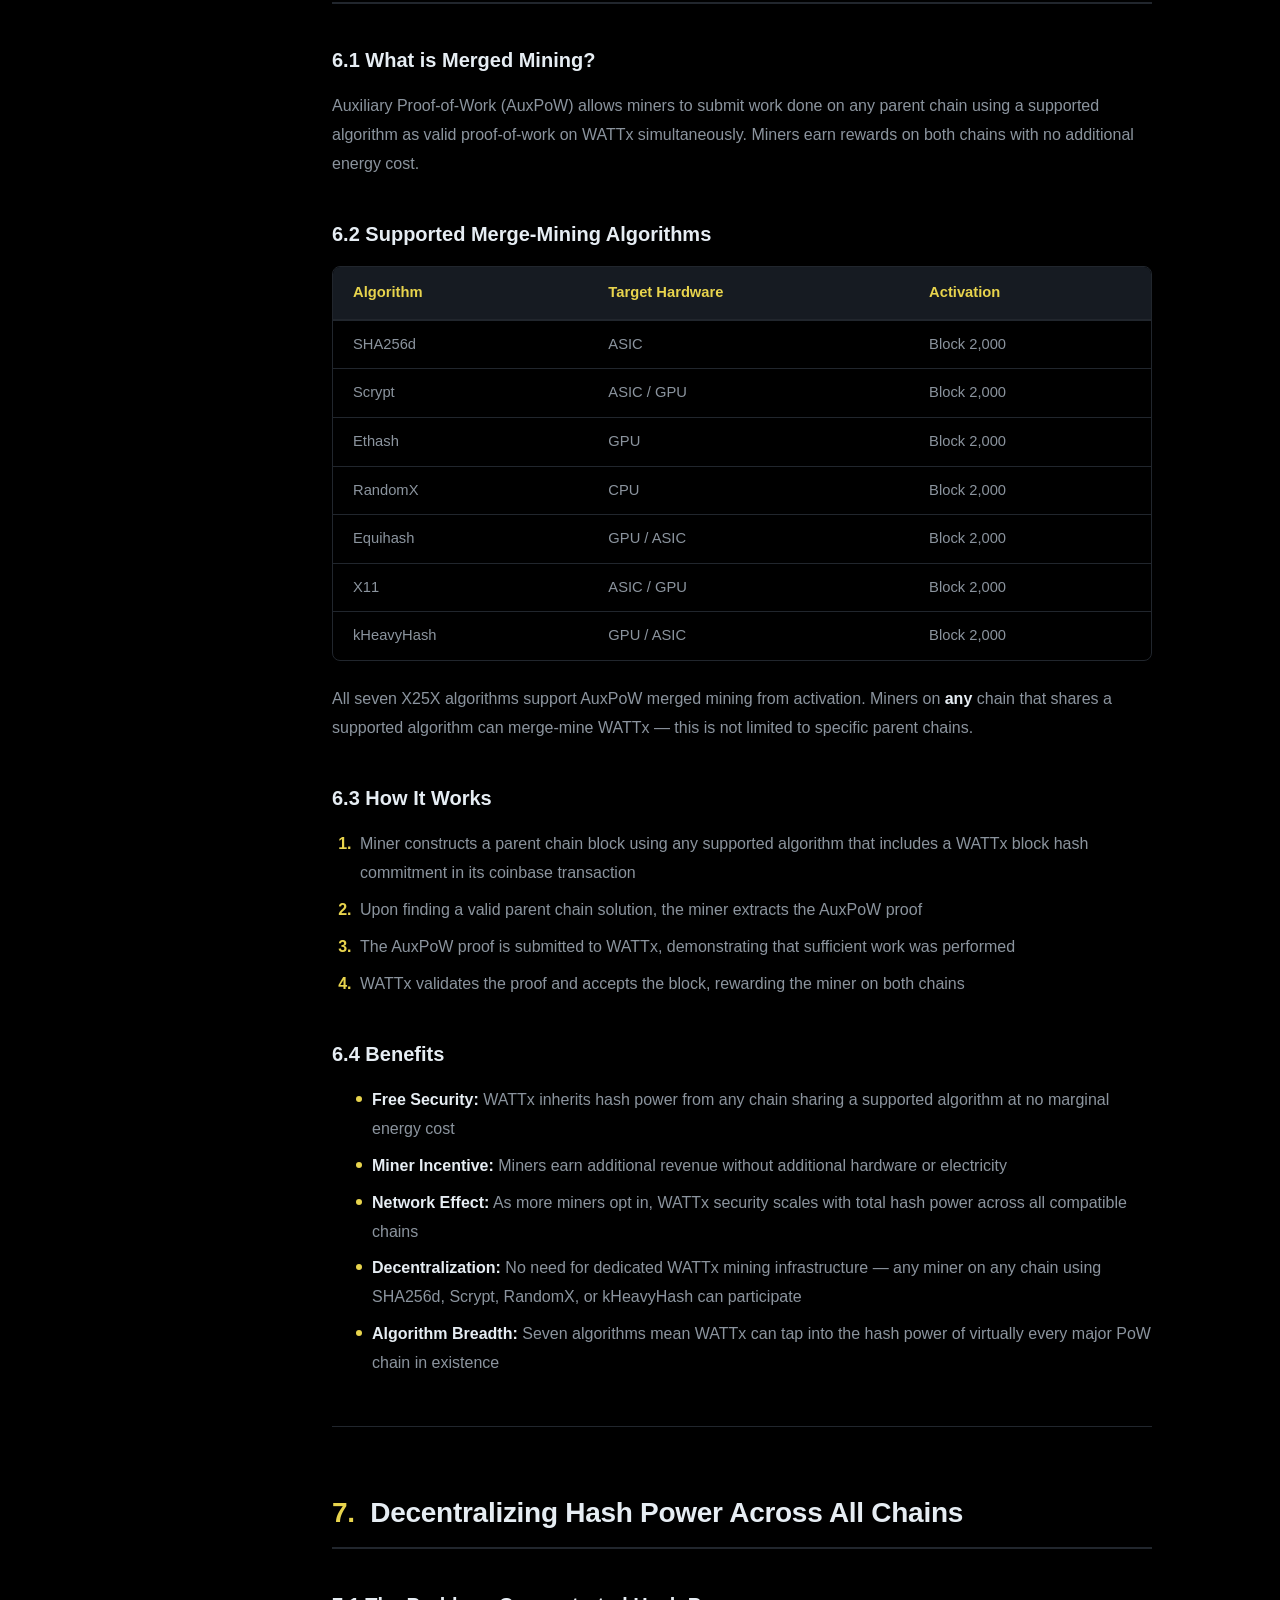
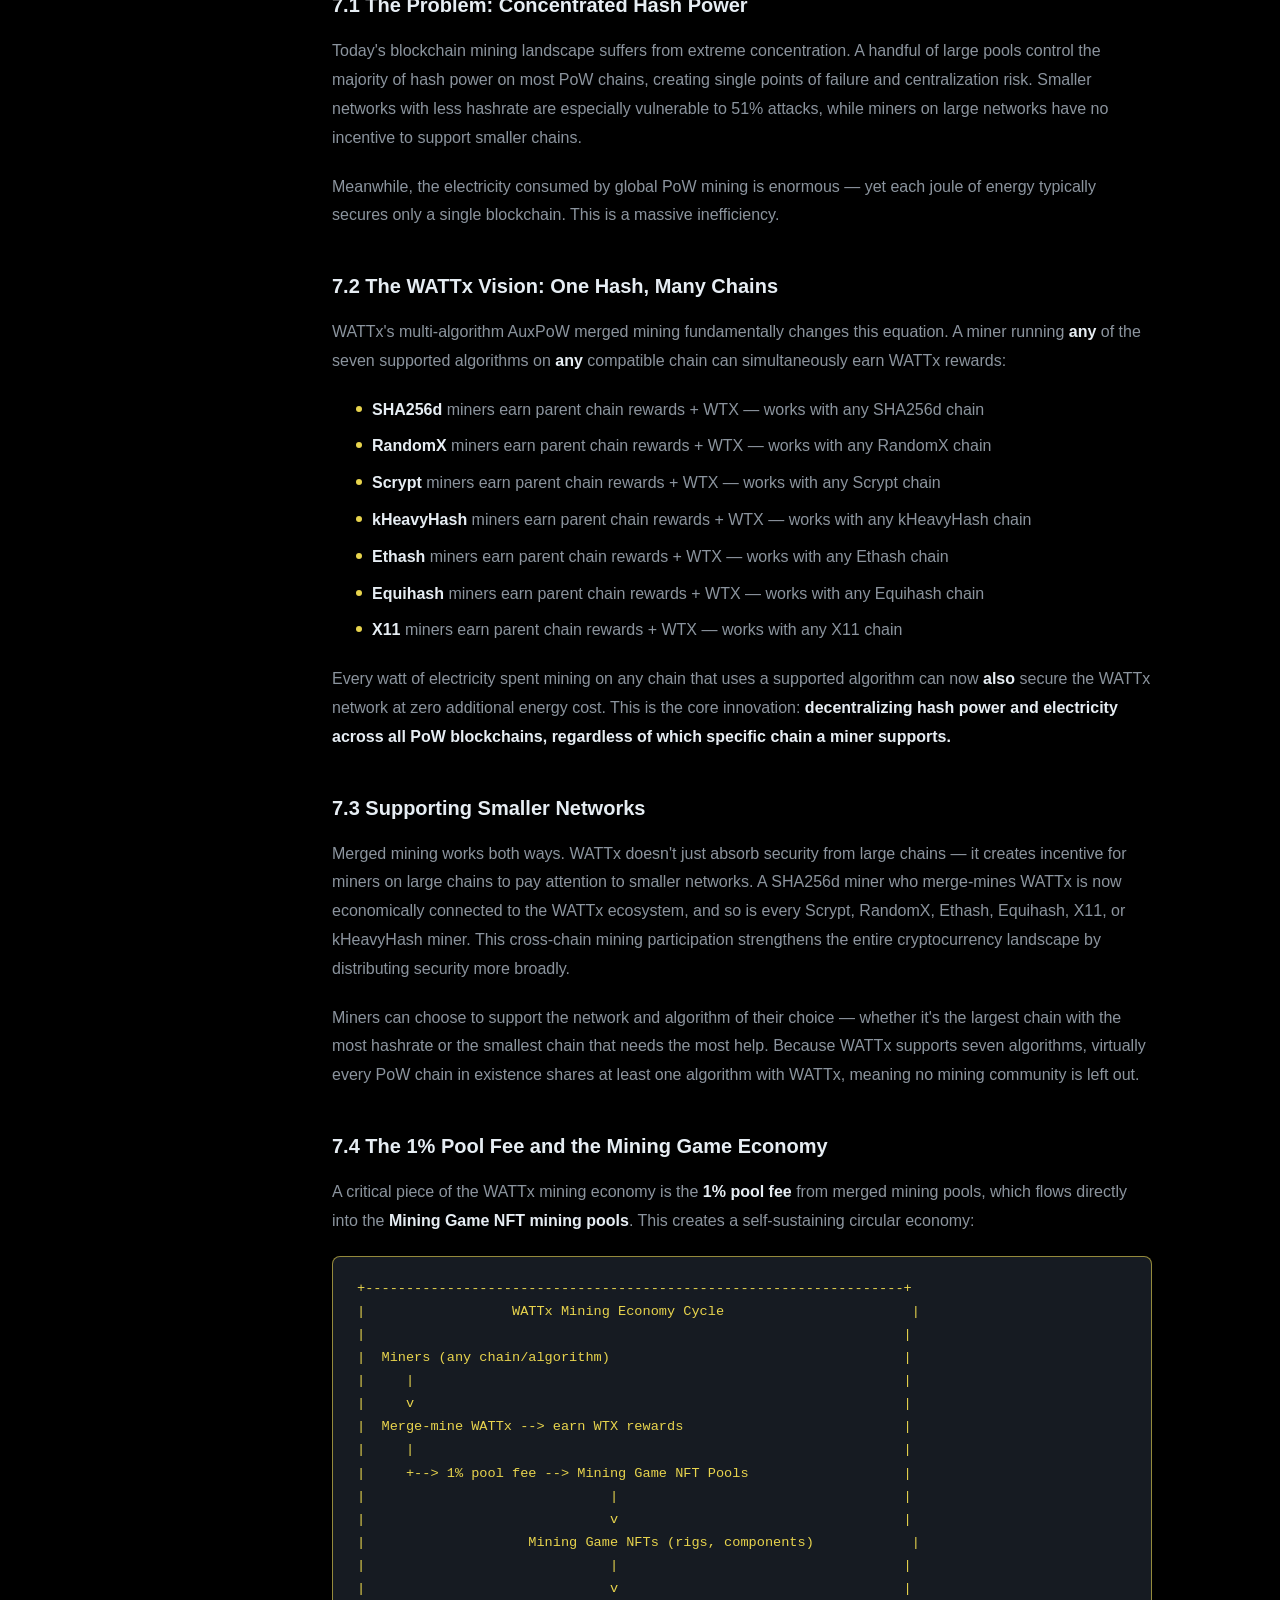
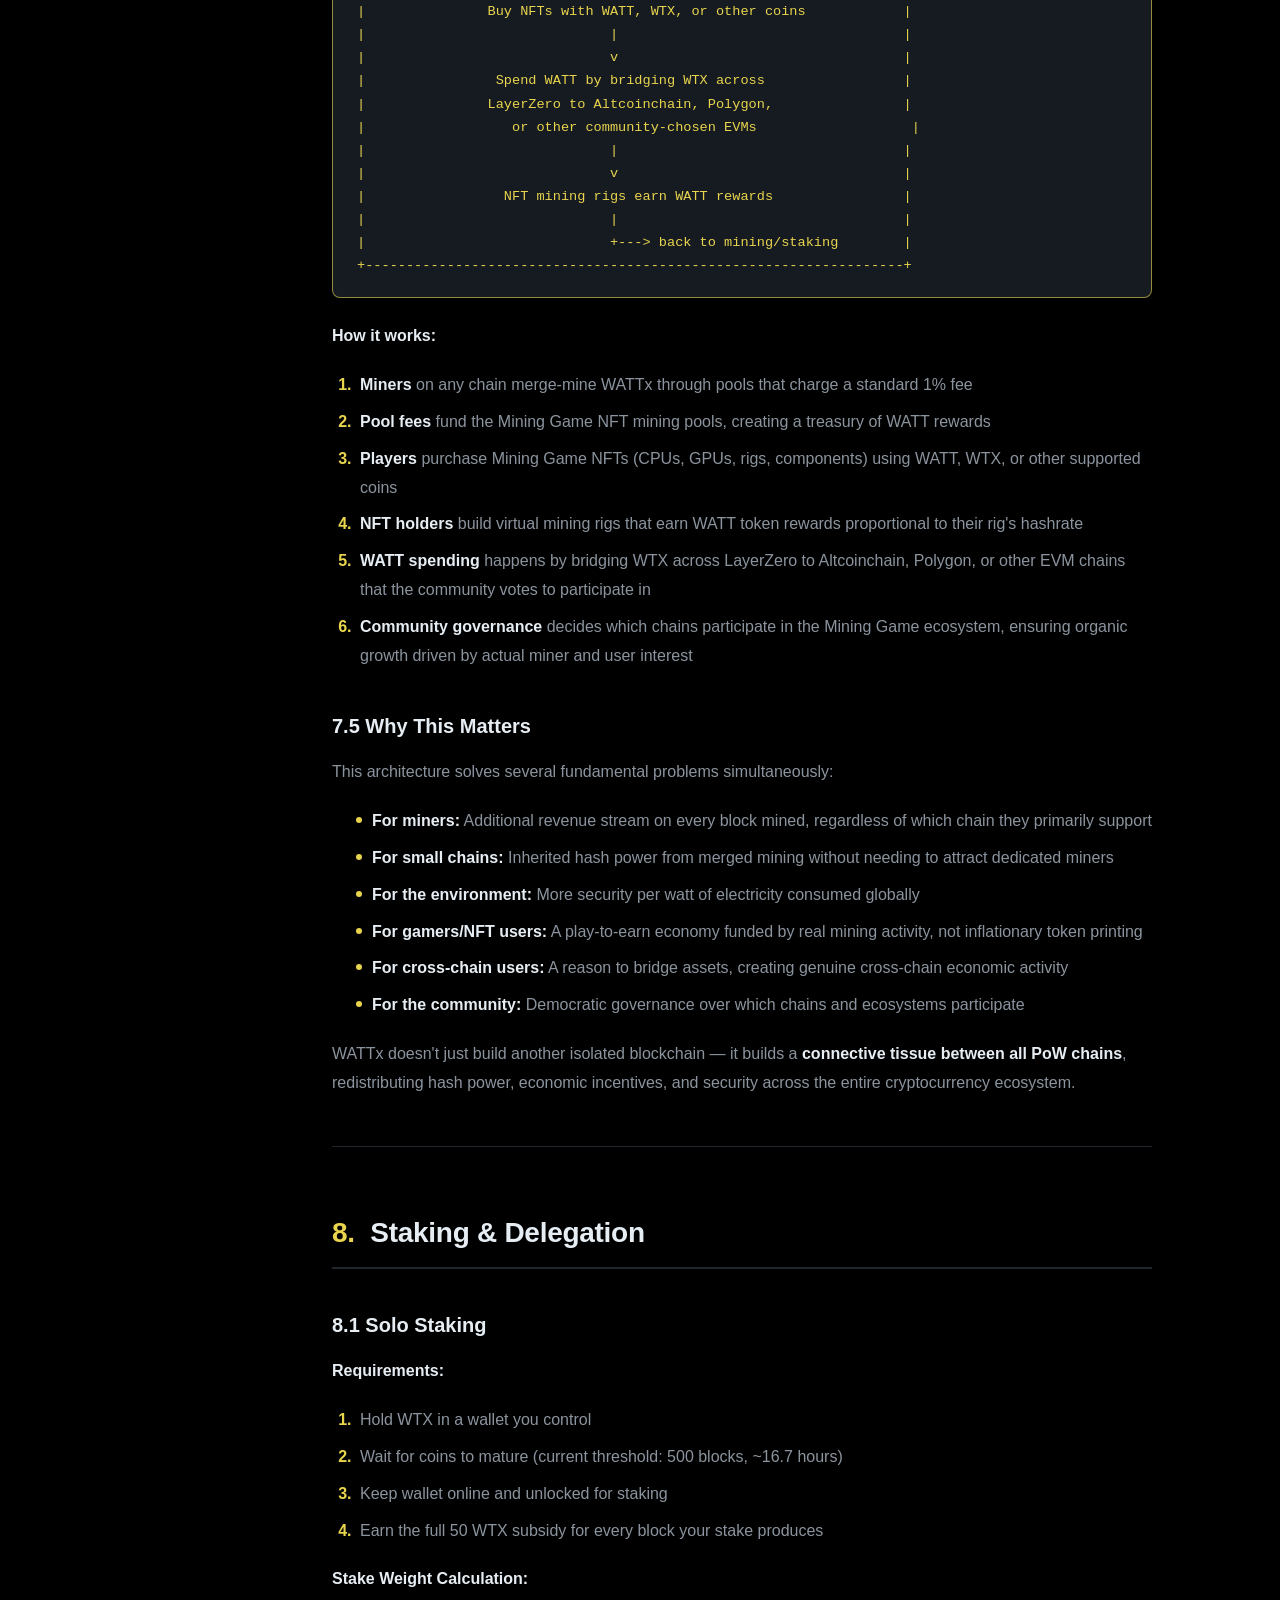
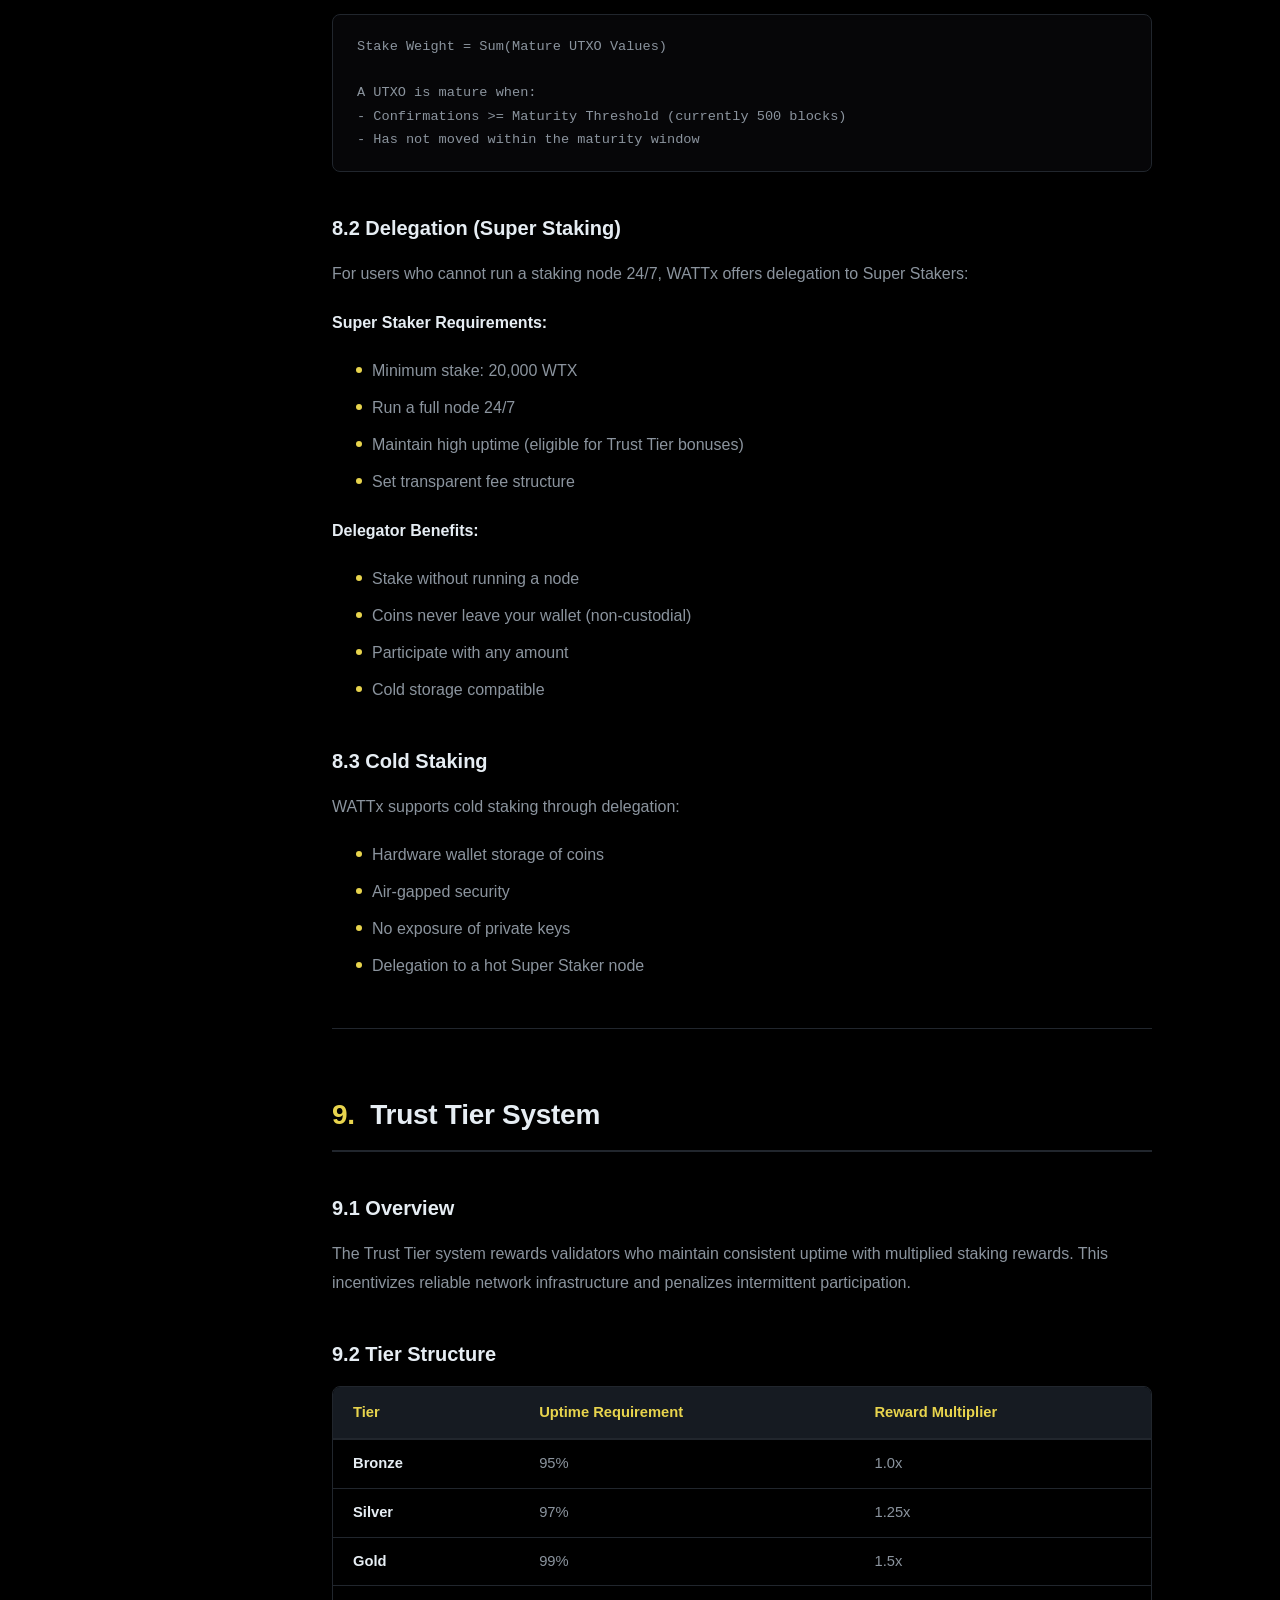
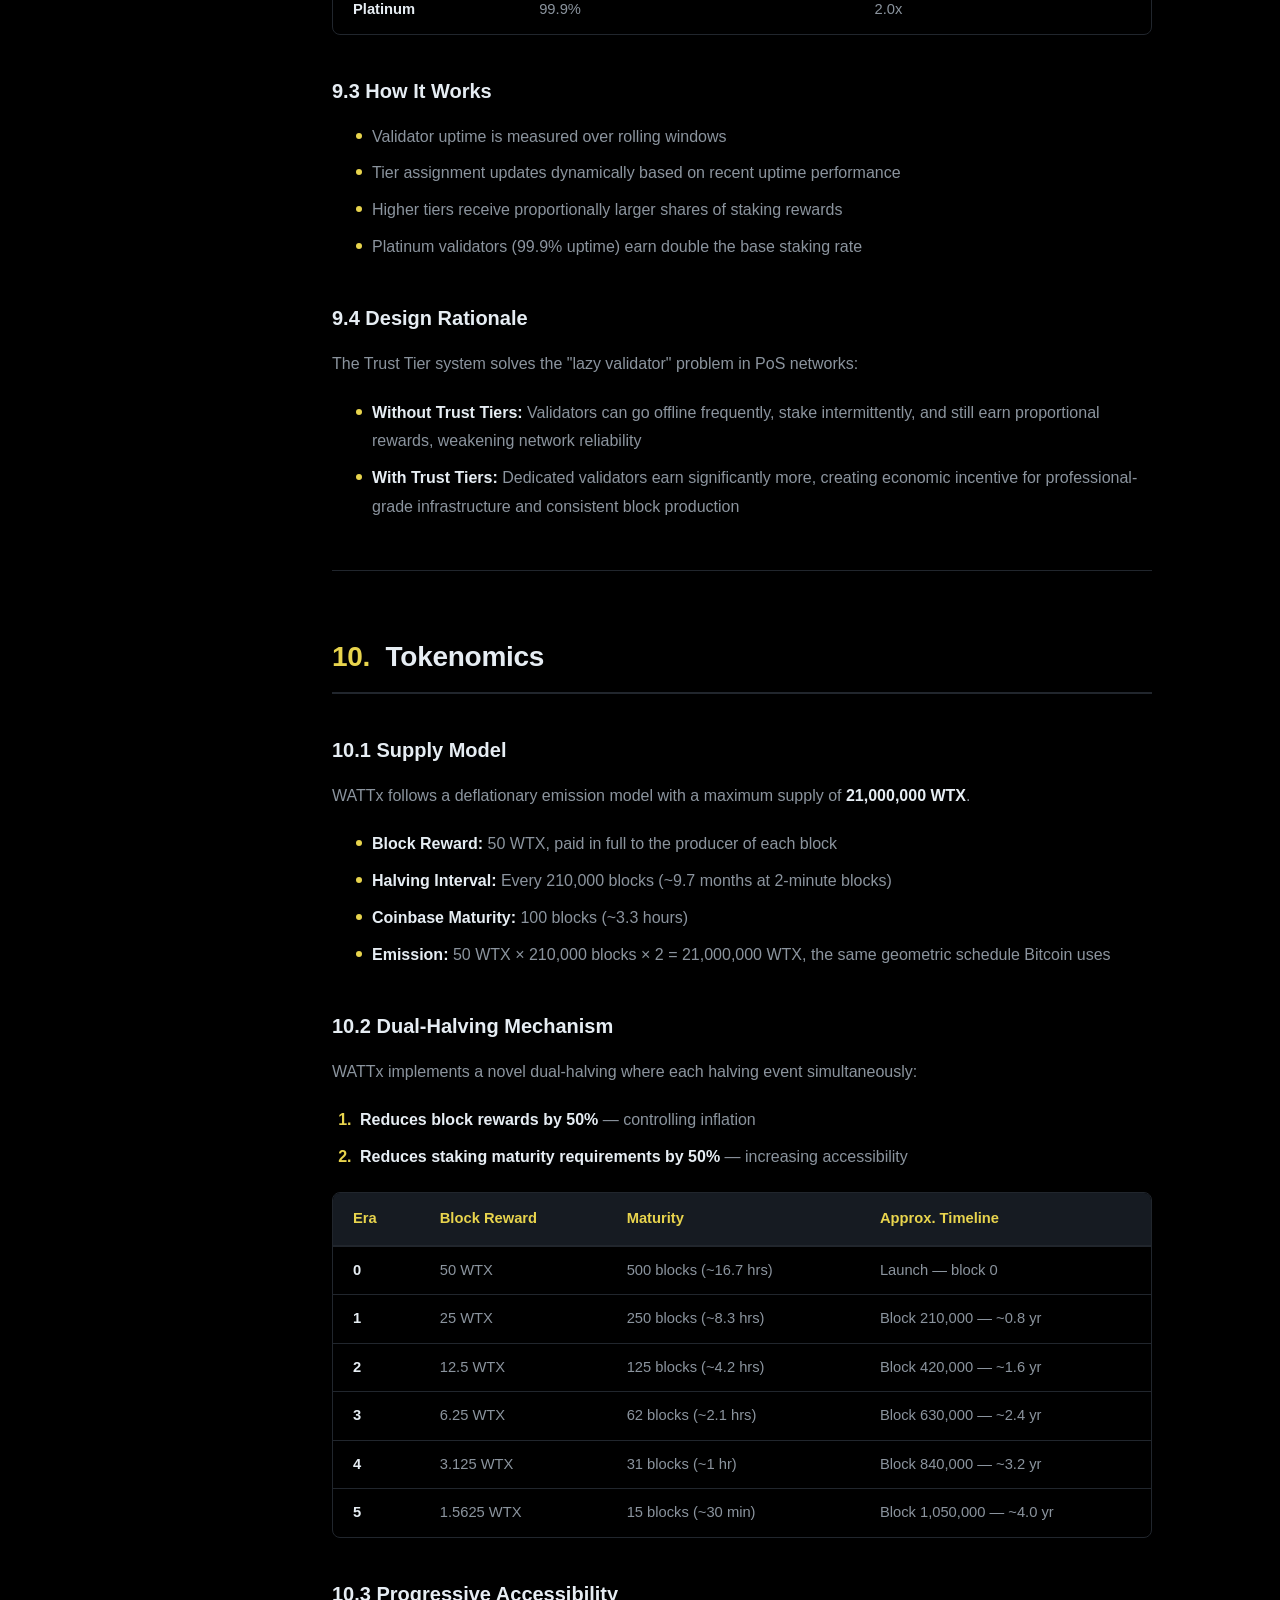
<file: whitepaper.html>
<!DOCTYPE html>
<html lang="en">
<head>
  <meta charset="UTF-8">
  <meta name="viewport" content="width=device-width, initial-scale=1.0">
  <meta name="description" content="WATTx Chain Whitepaper — A Hybrid PoW/PoS Blockchain with Multi-Algorithm Mining, Smart Contracts, and Privacy.">
  <title>WATTx Whitepaper — Hybrid PoW/PoS Blockchain</title>
  <link rel="icon" href="assets/favicon.ico" type="image/x-icon">
  <link rel="stylesheet" href="css/style.css">
  <style>
    /* ============================================
       Whitepaper-Specific Styles
       ============================================ */

    /* Layout: sidebar + article */
    .wp-layout {
      display: flex;
      max-width: 1280px;
      margin: 0 auto;
      padding: calc(var(--nav-height) + 40px) 24px 80px;
      gap: 48px;
      align-items: flex-start;
    }

    /* Table of Contents Sidebar */
    .wp-toc {
      position: sticky;
      top: calc(var(--nav-height) + 24px);
      width: 260px;
      min-width: 260px;
      max-height: calc(100vh - var(--nav-height) - 48px);
      overflow-y: auto;
      padding: 24px;
      background: var(--surface);
      border: 1px solid var(--border);
      border-radius: var(--radius);
      scrollbar-width: thin;
      scrollbar-color: var(--border) transparent;
    }

    .wp-toc::-webkit-scrollbar {
      width: 4px;
    }

    .wp-toc::-webkit-scrollbar-track {
      background: transparent;
    }

    .wp-toc::-webkit-scrollbar-thumb {
      background: var(--border);
      border-radius: 2px;
    }

    .wp-toc-title {
      font-size: 0.75rem;
      font-weight: 700;
      text-transform: uppercase;
      letter-spacing: 0.1em;
      color: var(--gold);
      margin-bottom: 16px;
    }

    .wp-toc ol {
      list-style: none;
      padding: 0;
      margin: 0;
    }

    .wp-toc > ol > li {
      margin-bottom: 4px;
    }

    .wp-toc a {
      display: block;
      padding: 5px 0;
      font-size: 0.82rem;
      color: var(--text-muted);
      line-height: 1.4;
      transition: color 0.2s, padding-left 0.2s;
      border-left: 2px solid transparent;
      padding-left: 12px;
    }

    .wp-toc a:hover,
    .wp-toc a.active {
      color: var(--gold);
      border-left-color: var(--gold);
    }

    .wp-toc .toc-appendix {
      margin-top: 12px;
      padding-top: 12px;
      border-top: 1px solid var(--border);
    }

    /* Mobile TOC toggle */
    .wp-toc-toggle {
      display: none;
      position: fixed;
      bottom: 24px;
      right: 24px;
      z-index: 999;
      width: 52px;
      height: 52px;
      border-radius: 50%;
      background: var(--gold);
      color: var(--bg);
      border: none;
      cursor: pointer;
      font-size: 1.2rem;
      box-shadow: 0 4px 20px rgba(0,0,0,0.4);
      transition: transform 0.2s;
      align-items: center;
      justify-content: center;
    }

    .wp-toc-toggle:hover {
      transform: scale(1.1);
    }

    .wp-toc-overlay {
      display: none;
      position: fixed;
      inset: 0;
      background: rgba(0,0,0,0.6);
      z-index: 1000;
    }

    .wp-toc-overlay.open {
      display: block;
    }

    /* Article content */
    .wp-article {
      flex: 1;
      min-width: 0;
      max-width: 820px;
    }

    /* Whitepaper header */
    .wp-header {
      text-align: center;
      margin-bottom: 48px;
      padding-bottom: 40px;
      border-bottom: 1px solid var(--border);
    }

    .wp-header h1 {
      font-size: clamp(2rem, 5vw, 3rem);
      font-weight: 800;
      letter-spacing: -0.02em;
      margin-bottom: 16px;
      background: linear-gradient(135deg, var(--text) 0%, var(--gold) 100%);
      -webkit-background-clip: text;
      background-clip: text;
      -webkit-text-fill-color: transparent;
    }

    .wp-header .wp-subtitle {
      font-size: 1.1rem;
      color: var(--text-muted);
      margin-bottom: 8px;
      font-weight: 500;
    }

    .wp-header .wp-version {
      font-size: 0.9rem;
      color: var(--text-dim);
    }

    /* Section headings */
    .wp-article h2 {
      font-size: 1.75rem;
      font-weight: 800;
      color: var(--text);
      margin-top: 64px;
      margin-bottom: 24px;
      padding-bottom: 12px;
      border-bottom: 2px solid var(--border);
      letter-spacing: -0.01em;
      scroll-margin-top: calc(var(--nav-height) + 24px);
    }

    .wp-article h2 .section-num {
      color: var(--gold);
      margin-right: 8px;
    }

    .wp-article h3 {
      font-size: 1.25rem;
      font-weight: 700;
      color: var(--text);
      margin-top: 40px;
      margin-bottom: 16px;
      scroll-margin-top: calc(var(--nav-height) + 24px);
    }

    /* Paragraphs */
    .wp-article p {
      font-size: 1rem;
      line-height: 1.8;
      color: var(--text-muted);
      margin-bottom: 20px;
    }

    .wp-article strong {
      color: var(--text);
      font-weight: 600;
    }

    /* Lists */
    .wp-article ul,
    .wp-article ol {
      margin-bottom: 20px;
      padding-left: 24px;
    }

    .wp-article li {
      font-size: 1rem;
      line-height: 1.8;
      color: var(--text-muted);
      margin-bottom: 8px;
    }

    .wp-article li strong {
      color: var(--text);
    }

    .wp-article ul li {
      list-style: none;
      position: relative;
      padding-left: 16px;
    }

    .wp-article ul li::before {
      content: '';
      position: absolute;
      left: 0;
      top: 10px;
      width: 6px;
      height: 6px;
      border-radius: 50%;
      background: var(--gold);
    }

    .wp-article ol li {
      padding-left: 4px;
    }

    .wp-article ol li::marker {
      color: var(--gold);
      font-weight: 700;
    }

    /* Checklist-style items */
    .wp-article .checklist {
      list-style: none;
      padding-left: 0;
    }

    .wp-article .checklist li {
      padding-left: 28px;
      position: relative;
    }

    .wp-article .checklist li::before {
      content: none;
    }

    .wp-article .checklist .check::before {
      content: '\2713';
      position: absolute;
      left: 0;
      top: 0;
      color: #3fb950;
      font-weight: 700;
      font-size: 1rem;
      width: 20px;
      height: 20px;
      display: flex;
      align-items: center;
      justify-content: center;
      background: none;
      border-radius: 0;
    }

    .wp-article .checklist .uncheck::before {
      content: '\25CB';
      position: absolute;
      left: 0;
      top: 0;
      color: var(--text-dim);
      font-weight: 400;
      font-size: 1rem;
      width: 20px;
      height: 20px;
      display: flex;
      align-items: center;
      justify-content: center;
      background: none;
      border-radius: 0;
    }

    /* Tables */
    .wp-article .wp-table-wrap {
      overflow-x: auto;
      margin-bottom: 24px;
      border-radius: var(--radius-sm);
      border: 1px solid var(--border);
    }

    .wp-article table {
      width: 100%;
      border-collapse: collapse;
      font-size: 0.92rem;
    }

    .wp-article thead {
      background: var(--surface);
    }

    .wp-article th {
      padding: 14px 20px;
      text-align: left;
      font-weight: 600;
      color: var(--gold);
      border-bottom: 2px solid var(--border);
      white-space: nowrap;
    }

    .wp-article td {
      padding: 12px 20px;
      border-bottom: 1px solid var(--border);
      color: var(--text-muted);
    }

    .wp-article tbody tr:last-child td {
      border-bottom: none;
    }

    .wp-article tbody tr:hover {
      background: rgba(22, 27, 34, 0.6);
    }

    .wp-article td strong {
      color: var(--text);
    }

    /* Code blocks */
    .wp-article pre {
      background: var(--bg-alt);
      border: 1px solid var(--border);
      border-radius: var(--radius-sm);
      padding: 20px 24px;
      margin-bottom: 24px;
      overflow-x: auto;
      scrollbar-width: thin;
      scrollbar-color: var(--border) transparent;
    }

    .wp-article pre::-webkit-scrollbar {
      height: 4px;
    }

    .wp-article pre::-webkit-scrollbar-track {
      background: transparent;
    }

    .wp-article pre::-webkit-scrollbar-thumb {
      background: var(--border);
      border-radius: 2px;
    }

    .wp-article code {
      font-family: var(--mono);
      font-size: 0.85rem;
      line-height: 1.7;
      color: var(--text-muted);
    }

    .wp-article p code {
      background: var(--surface);
      padding: 2px 8px;
      border-radius: 4px;
      font-size: 0.88em;
      color: var(--gold);
    }

    /* ASCII art diagrams */
    .wp-article pre.diagram {
      background: var(--surface);
      border-color: var(--gold-dim);
      font-size: 0.78rem;
      line-height: 1.5;
    }

    .wp-article pre.diagram code {
      color: var(--gold);
    }

    /* Horizontal rules */
    .wp-article hr {
      border: none;
      border-top: 1px solid var(--border);
      margin: 48px 0;
    }

    /* Links in article */
    .wp-article a {
      color: var(--gold);
      text-decoration: underline;
      text-underline-offset: 3px;
      text-decoration-color: var(--gold-dim);
      transition: text-decoration-color 0.2s, color 0.2s;
    }

    .wp-article a:hover {
      color: var(--gold-hover);
      text-decoration-color: var(--gold-hover);
    }

    /* Disclaimer box */
    .wp-disclaimer {
      background: var(--surface);
      border: 1px solid var(--border);
      border-left: 3px solid var(--gold);
      border-radius: var(--radius-sm);
      padding: 24px;
      margin-top: 32px;
      margin-bottom: 32px;
    }

    .wp-disclaimer p {
      font-size: 0.9rem;
      line-height: 1.7;
      color: var(--text-dim);
      margin-bottom: 12px;
    }

    .wp-disclaimer p:last-child {
      margin-bottom: 0;
    }

    /* Document footer */
    .wp-doc-footer {
      text-align: center;
      padding-top: 32px;
      border-top: 1px solid var(--border);
      margin-top: 48px;
    }

    .wp-doc-footer p {
      font-size: 0.9rem;
      color: var(--text-dim);
      margin-bottom: 4px;
    }

    .wp-doc-footer em {
      font-style: italic;
    }

    /* Back to top */
    .wp-back-top {
      display: inline-block;
      margin-top: 32px;
      padding: 10px 24px;
      font-size: 0.85rem;
      font-weight: 600;
      color: var(--gold);
      border: 1px solid var(--gold-dim);
      border-radius: var(--radius-sm);
      transition: background 0.2s, color 0.2s;
    }

    .wp-back-top:hover {
      background: var(--gold);
      color: var(--bg);
      text-decoration: none;
    }

    /* ============================================
       Responsive
       ============================================ */
    @media (max-width: 1024px) {
      .wp-toc {
        width: 220px;
        min-width: 220px;
        padding: 20px;
      }

      .wp-toc a {
        font-size: 0.78rem;
      }
    }

    @media (max-width: 768px) {
      .wp-layout {
        padding: calc(var(--nav-height) + 24px) 16px 60px;
      }

      .wp-toc-toggle {
        display: flex;
      }

      .wp-toc {
        position: fixed;
        top: 0;
        right: 0;
        bottom: 0;
        left: auto;
        width: 300px;
        max-width: 85vw;
        max-height: 100vh;
        height: 100vh;
        z-index: 1001;
        border-radius: 0;
        border: none;
        border-left: 1px solid var(--border);
        transform: translateX(100%);
        transition: transform 0.3s ease;
        padding: 80px 24px 24px;
      }

      .wp-toc.open {
        transform: translateX(0);
      }

      .wp-toc-close {
        position: absolute;
        top: 20px;
        right: 20px;
        width: 36px;
        height: 36px;
        border-radius: 50%;
        background: var(--border);
        color: var(--text);
        border: none;
        cursor: pointer;
        font-size: 1.1rem;
        display: flex;
        align-items: center;
        justify-content: center;
      }

      .wp-article {
        max-width: 100%;
      }

      .wp-header h1 {
        font-size: 1.75rem;
      }

      .wp-article h2 {
        font-size: 1.4rem;
        margin-top: 48px;
      }

      .wp-article h3 {
        font-size: 1.1rem;
      }

      .wp-article pre {
        padding: 16px;
        font-size: 0.8rem;
      }

      .wp-article pre.diagram {
        font-size: 0.62rem;
        line-height: 1.4;
      }

      .wp-article th,
      .wp-article td {
        padding: 10px 14px;
        font-size: 0.85rem;
      }
    }

    @media (max-width: 480px) {
      .wp-header h1 {
        font-size: 1.5rem;
      }

      .wp-article pre.diagram {
        font-size: 0.55rem;
      }
    }
  </style>
</head>
<body>

  <!-- Navigation -->
  <nav class="navbar" id="navbar">
    <div class="nav-container">
      <a href="index.html" class="nav-brand">
        <img src="assets/logo.png" alt="WATTx Logo" class="nav-logo">
        <span class="nav-wordmark">WATTx</span>
      </a>
      <button class="nav-toggle" id="navToggle" aria-label="Toggle navigation">
        <span></span>
        <span></span>
        <span></span>
      </button>
      <ul class="nav-links" id="navLinks">
        <li><a href="index.html">Back to Home</a></li>
        <li><a href="index.html#features">Features</a></li>
        <li><a href="index.html#algorithms">Algorithms</a></li>
        <li><a href="index.html#ecosystem">Ecosystem</a></li>
        <li><a href="index.html#downloads">Downloads</a></li>
        <li><a href="https://docs.wattxchain.org">Docs</a></li>
        <li><a href="https://wtx-explorer.wattxchange.app" target="_blank" rel="noopener">Explorer</a></li>
        <li><a href="https://wattxchange.app/#dex" target="_blank" rel="noopener">DEX</a></li>
      </ul>
    </div>
  </nav>

  <!-- Whitepaper Layout -->
  <div class="wp-layout">

    <!-- Table of Contents Sidebar -->
    <aside class="wp-toc" id="wpToc">
      <button class="wp-toc-close" id="wpTocClose" aria-label="Close table of contents">&times;</button>
      <div class="wp-toc-title">Table of Contents</div>
      <ol>
        <li><a href="#abstract">Abstract</a></li>
        <li><a href="#sec-1">1. Introduction</a></li>
        <li><a href="#sec-2">2. Vision &amp; Core Principles</a></li>
        <li><a href="#sec-3">3. Technical Architecture</a></li>
        <li><a href="#sec-4">4. Consensus Mechanism</a></li>
        <li><a href="#sec-5">5. X25X Multi-Algorithm Mining</a></li>
        <li><a href="#sec-6">6. AuxPoW Merged Mining</a></li>
        <li><a href="#sec-7">7. Decentralizing Hash Power</a></li>
        <li><a href="#sec-8">8. Staking &amp; Delegation</a></li>
        <li><a href="#sec-9">9. Trust Tier System</a></li>
        <li><a href="#sec-10">10. Tokenomics</a></li>
        <li><a href="#sec-11">11. Smart Contract Platform</a></li>
        <li><a href="#sec-12">12. Privacy Features</a></li>
        <li><a href="#sec-13">13. Ecosystem</a></li>
        <li><a href="#sec-14">14. Roadmap</a></li>
        <li><a href="#sec-15">15. Conclusion</a></li>
        <li class="toc-appendix"><a href="#appendix-a">Appendix A: Parameters</a></li>
        <li><a href="#appendix-b">Appendix B: Glossary</a></li>
        <li><a href="#appendix-c">Appendix C: Resources</a></li>
        <li><a href="#disclaimer">Disclaimer</a></li>
      </ol>
    </aside>

    <!-- Overlay for mobile TOC -->
    <div class="wp-toc-overlay" id="wpTocOverlay"></div>

    <!-- Article Content -->
    <article class="wp-article">

      <!-- Header -->
      <header class="wp-header">
        <h1>WATTx Chain Whitepaper</h1>
        <p class="wp-subtitle">A Hybrid PoW/PoS Blockchain with Multi-Algorithm Mining, Smart Contracts, and Privacy</p>
        <p class="wp-version">Version 2.0 | February 2026</p>
      </header>

      <!-- Abstract -->
      <h2 id="abstract"><span class="section-num"></span>Abstract</h2>

      <p>WATTx is a hybrid Proof-of-Work and Proof-of-Stake blockchain that combines the security of multi-algorithm mining with the energy efficiency of staking consensus. Built on a QTUM-derived foundation with significant enhancements, WATTx introduces the X25X multi-algorithm framework supporting seven distinct mining algorithms across ASIC, GPU, and CPU hardware, enabling the broadest possible miner participation.</p>

      <p>The network features a novel dual-halving mechanism that progressively reduces both block rewards and staking maturity requirements, a Trust Tier system that rewards validator uptime with multiplied staking returns, AuxPoW merged mining across all seven supported algorithms, full EVM-compatible smart contracts, and built-in privacy features including cross-chain privacy pools, stealth addresses, and encrypted messaging.</p>

      <p>Central to the WATTx vision is the decentralization of mining hash power and electricity across all PoW and PoS blockchains. Through AuxPoW merged mining, miners on any supported algorithm — SHA256d, Scrypt, Ethash, RandomX, Equihash, X11, or kHeavyHash — can simultaneously earn WATTx rewards while supporting the network and algorithm of their choice. A 1% pool fee from merged mining flows into the Mining Game NFT mining pools, creating a self-sustaining circular economy where miners, stakers, gamers, and cross-chain participants all benefit from a unified ecosystem.</p>

      <p>WATTx aims to be a truly decentralized, multi-chain-connected cryptocurrency where miners of all hardware types, stakers of all sizes, and developers building decentralized applications can participate in a unified, secure ecosystem.</p>

      <hr>

      <!-- 1. Introduction -->
      <h2 id="sec-1"><span class="section-num">1.</span> Introduction</h2>

      <h3 id="sec-1-1">1.1 The Current Landscape</h3>

      <p>The cryptocurrency space has matured significantly since Bitcoin's inception in 2009. While Bitcoin established the foundational principles of decentralized digital currency, the ecosystem has diversified into specialized chains optimizing for different trade-offs:</p>

      <ul>
        <li><strong>Single-algorithm PoW chains</strong> concentrate mining power among owners of specific hardware</li>
        <li><strong>Pure PoS chains</strong> risk "rich get richer" dynamics and may lack fair initial distribution</li>
        <li><strong>Smart contract platforms</strong> often sacrifice decentralization for throughput</li>
        <li><strong>Privacy chains</strong> typically operate in isolation without cross-chain connectivity</li>
      </ul>

      <p>No single blockchain has successfully unified multi-algorithm mining, hybrid consensus, smart contract capability, privacy features, and cross-chain interoperability into a cohesive platform.</p>

      <h3 id="sec-1-2">1.2 The WATTx Solution</h3>

      <p>WATTx bridges these paradigms by implementing:</p>

      <ul>
        <li><strong>X25X Multi-Algorithm Mining:</strong> 7 algorithms supporting ASICs, GPUs, and CPUs</li>
        <li><strong>Hybrid PoW/PoS Consensus:</strong> Dual security from both miners and stakers</li>
        <li><strong>AuxPoW Merged Mining:</strong> Mine WATTx simultaneously with any SHA256d, Scrypt, RandomX, or kHeavyHash chain</li>
        <li><strong>Trust Tier System:</strong> Progressive validator rewards based on uptime commitment</li>
        <li><strong>EVM Smart Contracts:</strong> Full Solidity compatibility for dApps and tokens</li>
        <li><strong>Built-in Privacy:</strong> Cross-chain privacy pools, stealth addresses, and encrypted messaging</li>
        <li><strong>Cross-Chain Connectivity:</strong> LayerZero-powered bridge to Ethereum, BSC, and Polygon</li>
      </ul>

      <hr>

      <!-- 2. Vision & Core Principles -->
      <h2 id="sec-2"><span class="section-num">2.</span> Vision &amp; Core Principles</h2>

      <h3 id="sec-2-1">2.1 Vision</h3>

      <p>To create a sustainable, decentralized blockchain that empowers individuals worldwide to participate through mining with any hardware, staking with any amount, and building applications with familiar tools.</p>

      <h3 id="sec-2-2">2.2 Core Principles</h3>

      <ol>
        <li><strong>Hardware Inclusivity:</strong> Every miner, from ASIC operators to laptop users, has a place on the network</li>
        <li><strong>Progressive Decentralization:</strong> The network becomes more accessible with each halving era</li>
        <li><strong>Security in Depth:</strong> Multiple consensus mechanisms provide defense against any single attack vector</li>
        <li><strong>Privacy as a Right:</strong> Financial privacy features are built into the protocol, not bolted on</li>
        <li><strong>Fair Launch:</strong> No premine, no ICO, no insider allocation — all coins distributed through mining and staking</li>
      </ol>

      <hr>

      <!-- 3. Technical Architecture -->
      <h2 id="sec-3"><span class="section-num">3.</span> Technical Architecture</h2>

      <h3 id="sec-3-1">3.1 Network Specifications</h3>

      <div class="wp-table-wrap">
        <table>
          <thead>
            <tr>
              <th>Parameter</th>
              <th>Value</th>
            </tr>
          </thead>
          <tbody>
            <tr><td><strong>Ticker</strong></td><td>WTX</td></tr>
            <tr><td><strong>Consensus</strong></td><td>Hybrid PoW/PoS</td></tr>
            <tr><td><strong>Mining Framework</strong></td><td>X25X (7 algorithms)</td></tr>
            <tr><td><strong>Block Time</strong></td><td>120 seconds (2 minutes)</td></tr>
            <tr><td><strong>Block Reward</strong></td><td>50 WTX</td></tr>
            <tr><td><strong>Reward Split</strong></td><td>None within a block &mdash; the full subsidy goes to whichever produced it</td></tr>
            <tr><td><strong>Halving Interval</strong></td><td>210,000 blocks (~9.7 months at 120s)</td></tr>
            <tr><td><strong>Maximum Supply</strong></td><td>21,000,000 WTX</td></tr>
            <tr><td><strong>Coinbase Maturity</strong></td><td>100 blocks</td></tr>
            <tr><td><strong>Stake Maturity</strong></td><td>500 blocks (dynamic, halves with reward)</td></tr>
            <tr><td><strong>Super Staker Minimum</strong></td><td>20,000 WTX</td></tr>
            <tr><td><strong>Smart Contracts</strong></td><td>EVM / Solidity (up to 0.8.x)</td></tr>
            <tr><td><strong>Token Standards</strong></td><td>QRC-20, QRC-721</td></tr>
            <tr><td><strong>P2P Port</strong></td><td>3888</td></tr>
            <tr><td><strong>RPC Port</strong></td><td>3889</td></tr>
          </tbody>
        </table>
      </div>

      <h3 id="sec-3-2">3.2 Network Layer Architecture</h3>

      <pre class="diagram"><code>+-------------------------------------------------------------+
|                     Application Layer                        |
|  (Wallets, Explorer, WATTxSecret, Bridge, Mining Game, ANS) |
+-------------------------------------------------------------+
|                     Contract Layer                           |
|            (EVM Smart Contracts, QRC-20 Tokens)              |
+-------------------------------------------------------------+
|                     Privacy Layer                            |
|  (Stealth Addresses, Shielded Commitments, Privacy Pools)   |
+-------------------------------------------------------------+
|                     Consensus Layer                          |
|      (X25X PoW + PoS Staking + AuxPoW Merged Mining)        |
+-------------------------------------------------------------+
|                     Network Layer                            |
|             (P2P, Block Propagation, PeerDAS)                |
+-------------------------------------------------------------+
|                      Data Layer                              |
|              (Blockchain, UTXO Set, EVM State)               |
+-------------------------------------------------------------+</code></pre>

      <h3 id="sec-3-3">3.3 Codebase Foundation</h3>

      <p>WATTx is built on a QTUM Core foundation with the following enhancements:</p>

      <ul>
        <li><strong>X25X Multi-Algorithm Module:</strong> Seven mining algorithms in a unified framework</li>
        <li><strong>AuxPoW Integration:</strong> Merged mining protocol for auxiliary proof-of-work</li>
        <li><strong>Proof-of-Stake Module:</strong> Native staking with coinstake transactions and delegation</li>
        <li><strong>Trust Tier Engine:</strong> Uptime-based reward multiplier system</li>
        <li><strong>Privacy Primitives:</strong> Cross-chain privacy pools, stealth addresses, encrypted messaging</li>
        <li><strong>EVM Layer:</strong> Full Ethereum Virtual Machine for smart contract execution</li>
        <li><strong>Enhanced RPC:</strong> Extended API for mining, staking, contracts, and analytics</li>
      </ul>

      <h3 id="sec-3-4">3.4 Activation Schedule</h3>

      <div class="wp-table-wrap">
        <table>
          <thead>
            <tr>
              <th>Milestone</th>
              <th>Block Height</th>
            </tr>
          </thead>
          <tbody>
            <tr><td>Genesis (Pure PoW)</td><td>Block 0</td></tr>
            <tr><td>PoW to Hybrid PoW/PoS Transition</td><td>Block 5,000</td></tr>
            <tr><td>X25X Multi-Algorithm Activation</td><td>Block 2,000 &mdash; active</td></tr>
            <tr><td>Proof-of-Stake Difficulty Fix</td><td>Block 2,000 &mdash; active</td></tr>
            <tr><td>AuxPoW Merged Mining Activation</td><td>Block 210,000</td></tr>
            <tr><td>FCMP Privacy Activation</td><td>Block 210,000 (shielded coinbase 210,100)</td></tr>
          </tbody>
        </table>
      </div>

      <hr>

      <!-- 4. Consensus Mechanism -->
      <h2 id="sec-4"><span class="section-num">4.</span> Consensus Mechanism</h2>

      <h3 id="sec-4-1">4.1 Hybrid PoW/PoS Overview</h3>

      <p>WATTx employs a hybrid consensus where blocks can be produced by either Proof-of-Work miners or Proof-of-Stake validators. A block carries a subsidy of 50 WTX, and it is not split: the whole amount goes to whichever produced that block. Because miners and validators compete for the same block slots, emission divides between Proof-of-Work and Proof-of-Stake in proportion to the blocks each side wins.</p>

      <p>This dual approach provides:</p>

      <ul>
        <li><strong>Enhanced Security:</strong> Attackers must compromise both mining and staking simultaneously</li>
        <li><strong>Continuous Operation:</strong> Network continues functioning if either mechanism is temporarily weakened</li>
        <li><strong>Inclusive Participation:</strong> Users contribute through mining, staking, or both</li>
        <li><strong>Economic Balance:</strong> Neither miners nor stakers can dominate the reward structure</li>
      </ul>

      <h3 id="sec-4-2">4.2 Block Selection</h3>

      <p>When both PoW and PoS solutions are found:</p>

      <ul>
        <li>The first valid block received by the majority of nodes wins</li>
        <li>The network naturally balances between PoW and PoS based on participation levels</li>
        <li>Combined difficulty ensures both mechanisms contribute proportionally to security</li>
      </ul>

      <h3 id="sec-4-3">4.3 Combined Difficulty</h3>

      <pre><code>Combined Difficulty = PoW_Difficulty^0.6 x PoS_Difficulty^0.4

Where:
- PoW Difficulty: Traditional mining difficulty across all algorithms
- PoS Difficulty: 100 / Staking Participation Rate</code></pre>

      <p>This formula ensures both mechanisms contribute to the network's security assessment, with PoW weighted slightly higher to maintain mining incentives.</p>

      <hr>

      <!-- 5. X25X Multi-Algorithm Mining -->
      <h2 id="sec-5"><span class="section-num">5.</span> X25X Multi-Algorithm Mining</h2>

      <h3 id="sec-5-1">5.1 Overview</h3>

      <p>The X25X framework is WATTx's multi-algorithm mining system, active on mainnet since block 2,000. It supports seven distinct algorithms, each targeting different hardware classes, ensuring that no single hardware type can monopolize block production.</p>

      <h3 id="sec-5-2">5.2 Supported Algorithms</h3>

      <div class="wp-table-wrap">
        <table>
          <thead>
            <tr>
              <th>Algorithm</th>
              <th>Target Hardware</th>
              <th>Type</th>
              <th>Compatible Chains</th>
            </tr>
          </thead>
          <tbody>
            <tr><td><strong>SHA256d</strong></td><td>ASIC</td><td>Hash</td><td>Bitcoin, Bitcoin Cash, and other SHA256d chains</td></tr>
            <tr><td><strong>Scrypt</strong></td><td>ASIC / GPU</td><td>Memory-hard</td><td>Litecoin, Dogecoin, Flopcoin, Trollcoin and other Scrypt chains</td></tr>
            <tr><td><strong>Ethash</strong></td><td>GPU</td><td>Memory-hard</td><td>Ethereum Classic, Altcoinchain, EGAZ, Octaspace and other Ethash chains</td></tr>
            <tr><td><strong>RandomX</strong></td><td>CPU</td><td>CPU-optimized</td><td>Monero, WATTx, Etica and other RandomX chains</td></tr>
            <tr><td><strong>Equihash</strong></td><td>GPU / ASIC</td><td>Memory-hard</td><td>Zcash, Horizen, bitcoinZ, and other Equihash chains</td></tr>
            <tr><td><strong>X11</strong></td><td>ASIC / GPU</td><td>Chained hash</td><td>Dash, DGB, HTH and other X11 chains</td></tr>
            <tr><td><strong>kHeavyHash</strong></td><td>GPU / ASIC</td><td>Matrix-heavy</td><td>Kaspa and other kHeavyHash chains</td></tr>
          </tbody>
        </table>
      </div>

      <h3 id="sec-5-3">5.3 Design Philosophy</h3>

      <p><strong>Hardware Inclusivity:</strong> By supporting seven algorithms across three hardware classes (ASIC, GPU, CPU), WATTx ensures:</p>

      <ul>
        <li><strong>SHA256d</strong> miners can contribute with ASICs — compatible with any SHA256d chain</li>
        <li><strong>Scrypt</strong> miners can contribute with ASICs or GPUs — compatible with any Scrypt chain</li>
        <li><strong>Ethash</strong> miners can contribute with GPUs — compatible with any Ethash chain</li>
        <li><strong>RandomX</strong> miners can contribute with CPUs — compatible with any RandomX chain</li>
        <li><strong>Equihash</strong> miners can contribute with GPUs or ASICs — compatible with any Equihash chain</li>
        <li><strong>X11</strong> miners can contribute with ASICs or GPUs — compatible with any X11 chain</li>
        <li><strong>kHeavyHash</strong> miners can contribute with GPUs or ASICs — compatible with any kHeavyHash chain</li>
      </ul>

      <p>This approach maximizes network hash power by tapping into existing mining infrastructure across the entire cryptocurrency ecosystem — not limited to any single chain, but welcoming miners from every chain that shares a supported algorithm.</p>

      <p><strong>Difficulty Isolation:</strong> Each algorithm maintains its own independent difficulty adjustment, preventing hashrate fluctuations on one algorithm from affecting others. This ensures stable block production regardless of miner migration patterns.</p>

      <p><strong>Algorithm Rotation:</strong> Blocks cycle through algorithms, giving each equal opportunity for block production and preventing any single algorithm from becoming dominant.</p>

      <hr>

      <!-- 6. AuxPoW Merged Mining -->
      <h2 id="sec-6"><span class="section-num">6.</span> AuxPoW Merged Mining</h2>

      <h3 id="sec-6-1">6.1 What is Merged Mining?</h3>

      <p>Auxiliary Proof-of-Work (AuxPoW) allows miners to submit work done on any parent chain using a supported algorithm as valid proof-of-work on WATTx simultaneously. Miners earn rewards on both chains with no additional energy cost.</p>

      <h3 id="sec-6-2">6.2 Supported Merge-Mining Algorithms</h3>

      <div class="wp-table-wrap">
        <table>
          <thead>
            <tr>
              <th>Algorithm</th>
              <th>Target Hardware</th>
              <th>Activation</th>
            </tr>
          </thead>
          <tbody>
            <tr><td>SHA256d</td><td>ASIC</td><td>Block 2,000</td></tr>
            <tr><td>Scrypt</td><td>ASIC / GPU</td><td>Block 2,000</td></tr>
            <tr><td>Ethash</td><td>GPU</td><td>Block 2,000</td></tr>
            <tr><td>RandomX</td><td>CPU</td><td>Block 2,000</td></tr>
            <tr><td>Equihash</td><td>GPU / ASIC</td><td>Block 2,000</td></tr>
            <tr><td>X11</td><td>ASIC / GPU</td><td>Block 2,000</td></tr>
            <tr><td>kHeavyHash</td><td>GPU / ASIC</td><td>Block 2,000</td></tr>
          </tbody>
        </table>
      </div>

      <p>All seven X25X algorithms support AuxPoW merged mining from activation. Miners on <strong>any</strong> chain that shares a supported algorithm can merge-mine WATTx — this is not limited to specific parent chains.</p>

      <h3 id="sec-6-3">6.3 How It Works</h3>

      <ol>
        <li>Miner constructs a parent chain block using any supported algorithm that includes a WATTx block hash commitment in its coinbase transaction</li>
        <li>Upon finding a valid parent chain solution, the miner extracts the AuxPoW proof</li>
        <li>The AuxPoW proof is submitted to WATTx, demonstrating that sufficient work was performed</li>
        <li>WATTx validates the proof and accepts the block, rewarding the miner on both chains</li>
      </ol>

      <h3 id="sec-6-4">6.4 Benefits</h3>

      <ul>
        <li><strong>Free Security:</strong> WATTx inherits hash power from any chain sharing a supported algorithm at no marginal energy cost</li>
        <li><strong>Miner Incentive:</strong> Miners earn additional revenue without additional hardware or electricity</li>
        <li><strong>Network Effect:</strong> As more miners opt in, WATTx security scales with total hash power across all compatible chains</li>
        <li><strong>Decentralization:</strong> No need for dedicated WATTx mining infrastructure — any miner on any chain using SHA256d, Scrypt, RandomX, or kHeavyHash can participate</li>
        <li><strong>Algorithm Breadth:</strong> Seven algorithms mean WATTx can tap into the hash power of virtually every major PoW chain in existence</li>
      </ul>

      <hr>

      <!-- 7. Decentralizing Hash Power -->
      <h2 id="sec-7"><span class="section-num">7.</span> Decentralizing Hash Power Across All Chains</h2>

      <h3 id="sec-7-1">7.1 The Problem: Concentrated Hash Power</h3>

      <p>Today's blockchain mining landscape suffers from extreme concentration. A handful of large pools control the majority of hash power on most PoW chains, creating single points of failure and centralization risk. Smaller networks with less hashrate are especially vulnerable to 51% attacks, while miners on large networks have no incentive to support smaller chains.</p>

      <p>Meanwhile, the electricity consumed by global PoW mining is enormous — yet each joule of energy typically secures only a single blockchain. This is a massive inefficiency.</p>

      <h3 id="sec-7-2">7.2 The WATTx Vision: One Hash, Many Chains</h3>

      <p>WATTx's multi-algorithm AuxPoW merged mining fundamentally changes this equation. A miner running <strong>any</strong> of the seven supported algorithms on <strong>any</strong> compatible chain can simultaneously earn WATTx rewards:</p>

      <ul>
        <li><strong>SHA256d</strong> miners earn parent chain rewards + WTX — works with any SHA256d chain</li>
        <li><strong>RandomX</strong> miners earn parent chain rewards + WTX — works with any RandomX chain</li>
        <li><strong>Scrypt</strong> miners earn parent chain rewards + WTX — works with any Scrypt chain</li>
        <li><strong>kHeavyHash</strong> miners earn parent chain rewards + WTX — works with any kHeavyHash chain</li>
        <li><strong>Ethash</strong> miners earn parent chain rewards + WTX — works with any Ethash chain</li>
        <li><strong>Equihash</strong> miners earn parent chain rewards + WTX — works with any Equihash chain</li>
        <li><strong>X11</strong> miners earn parent chain rewards + WTX — works with any X11 chain</li>
      </ul>

      <p>Every watt of electricity spent mining on any chain that uses a supported algorithm can now <strong>also</strong> secure the WATTx network at zero additional energy cost. This is the core innovation: <strong>decentralizing hash power and electricity across all PoW blockchains, regardless of which specific chain a miner supports.</strong></p>

      <h3 id="sec-7-3">7.3 Supporting Smaller Networks</h3>

      <p>Merged mining works both ways. WATTx doesn't just absorb security from large chains — it creates incentive for miners on large chains to pay attention to smaller networks. A SHA256d miner who merge-mines WATTx is now economically connected to the WATTx ecosystem, and so is every Scrypt, RandomX, Ethash, Equihash, X11, or kHeavyHash miner. This cross-chain mining participation strengthens the entire cryptocurrency landscape by distributing security more broadly.</p>

      <p>Miners can choose to support the network and algorithm of their choice — whether it's the largest chain with the most hashrate or the smallest chain that needs the most help. Because WATTx supports seven algorithms, virtually every PoW chain in existence shares at least one algorithm with WATTx, meaning no mining community is left out.</p>

      <h3 id="sec-7-4">7.4 The 1% Pool Fee and the Mining Game Economy</h3>

      <p>A critical piece of the WATTx mining economy is the <strong>1% pool fee</strong> from merged mining pools, which flows directly into the <strong>Mining Game NFT mining pools</strong>. This creates a self-sustaining circular economy:</p>

      <pre class="diagram"><code>+------------------------------------------------------------------+
|                  WATTx Mining Economy Cycle                       |
|                                                                  |
|  Miners (any chain/algorithm)                                    |
|     |                                                            |
|     v                                                            |
|  Merge-mine WATTx --&gt; earn WTX rewards                           |
|     |                                                            |
|     +--&gt; 1% pool fee --&gt; Mining Game NFT Pools                   |
|                              |                                   |
|                              v                                   |
|                    Mining Game NFTs (rigs, components)            |
|                              |                                   |
|                              v                                   |
|               Buy NFTs with WATT, WTX, or other coins            |
|                              |                                   |
|                              v                                   |
|                Spend WATT by bridging WTX across                 |
|               LayerZero to Altcoinchain, Polygon,                |
|                  or other community-chosen EVMs                   |
|                              |                                   |
|                              v                                   |
|                 NFT mining rigs earn WATT rewards                |
|                              |                                   |
|                              +---&gt; back to mining/staking        |
+------------------------------------------------------------------+</code></pre>

      <p><strong>How it works:</strong></p>

      <ol>
        <li><strong>Miners</strong> on any chain merge-mine WATTx through pools that charge a standard 1% fee</li>
        <li><strong>Pool fees</strong> fund the Mining Game NFT mining pools, creating a treasury of WATT rewards</li>
        <li><strong>Players</strong> purchase Mining Game NFTs (CPUs, GPUs, rigs, components) using WATT, WTX, or other supported coins</li>
        <li><strong>NFT holders</strong> build virtual mining rigs that earn WATT token rewards proportional to their rig's hashrate</li>
        <li><strong>WATT spending</strong> happens by bridging WTX across LayerZero to Altcoinchain, Polygon, or other EVM chains that the community votes to participate in</li>
        <li><strong>Community governance</strong> decides which chains participate in the Mining Game ecosystem, ensuring organic growth driven by actual miner and user interest</li>
      </ol>

      <h3 id="sec-7-5">7.5 Why This Matters</h3>

      <p>This architecture solves several fundamental problems simultaneously:</p>

      <ul>
        <li><strong>For miners:</strong> Additional revenue stream on every block mined, regardless of which chain they primarily support</li>
        <li><strong>For small chains:</strong> Inherited hash power from merged mining without needing to attract dedicated miners</li>
        <li><strong>For the environment:</strong> More security per watt of electricity consumed globally</li>
        <li><strong>For gamers/NFT users:</strong> A play-to-earn economy funded by real mining activity, not inflationary token printing</li>
        <li><strong>For cross-chain users:</strong> A reason to bridge assets, creating genuine cross-chain economic activity</li>
        <li><strong>For the community:</strong> Democratic governance over which chains and ecosystems participate</li>
      </ul>

      <p>WATTx doesn't just build another isolated blockchain — it builds a <strong>connective tissue between all PoW chains</strong>, redistributing hash power, economic incentives, and security across the entire cryptocurrency ecosystem.</p>

      <hr>

      <!-- 8. Staking & Delegation -->
      <h2 id="sec-8"><span class="section-num">8.</span> Staking &amp; Delegation</h2>

      <h3 id="sec-8-1">8.1 Solo Staking</h3>

      <p><strong>Requirements:</strong></p>

      <ol>
        <li>Hold WTX in a wallet you control</li>
        <li>Wait for coins to mature (current threshold: 500 blocks, ~16.7 hours)</li>
        <li>Keep wallet online and unlocked for staking</li>
        <li>Earn the full 50 WTX subsidy for every block your stake produces</li>
      </ol>

      <p><strong>Stake Weight Calculation:</strong></p>

      <pre><code>Stake Weight = Sum(Mature UTXO Values)

A UTXO is mature when:
- Confirmations &gt;= Maturity Threshold (currently 500 blocks)
- Has not moved within the maturity window</code></pre>

      <h3 id="sec-8-2">8.2 Delegation (Super Staking)</h3>

      <p>For users who cannot run a staking node 24/7, WATTx offers delegation to Super Stakers:</p>

      <p><strong>Super Staker Requirements:</strong></p>

      <ul>
        <li>Minimum stake: 20,000 WTX</li>
        <li>Run a full node 24/7</li>
        <li>Maintain high uptime (eligible for Trust Tier bonuses)</li>
        <li>Set transparent fee structure</li>
      </ul>

      <p><strong>Delegator Benefits:</strong></p>

      <ul>
        <li>Stake without running a node</li>
        <li>Coins never leave your wallet (non-custodial)</li>
        <li>Participate with any amount</li>
        <li>Cold storage compatible</li>
      </ul>

      <h3 id="sec-8-3">8.3 Cold Staking</h3>

      <p>WATTx supports cold staking through delegation:</p>

      <ul>
        <li>Hardware wallet storage of coins</li>
        <li>Air-gapped security</li>
        <li>No exposure of private keys</li>
        <li>Delegation to a hot Super Staker node</li>
      </ul>

      <hr>

      <!-- 9. Trust Tier System -->
      <h2 id="sec-9"><span class="section-num">9.</span> Trust Tier System</h2>

      <h3 id="sec-9-1">9.1 Overview</h3>

      <p>The Trust Tier system rewards validators who maintain consistent uptime with multiplied staking rewards. This incentivizes reliable network infrastructure and penalizes intermittent participation.</p>

      <h3 id="sec-9-2">9.2 Tier Structure</h3>

      <div class="wp-table-wrap">
        <table>
          <thead>
            <tr>
              <th>Tier</th>
              <th>Uptime Requirement</th>
              <th>Reward Multiplier</th>
            </tr>
          </thead>
          <tbody>
            <tr><td><strong>Bronze</strong></td><td>95%</td><td>1.0x</td></tr>
            <tr><td><strong>Silver</strong></td><td>97%</td><td>1.25x</td></tr>
            <tr><td><strong>Gold</strong></td><td>99%</td><td>1.5x</td></tr>
            <tr><td><strong>Platinum</strong></td><td>99.9%</td><td>2.0x</td></tr>
          </tbody>
        </table>
      </div>

      <h3 id="sec-9-3">9.3 How It Works</h3>

      <ul>
        <li>Validator uptime is measured over rolling windows</li>
        <li>Tier assignment updates dynamically based on recent uptime performance</li>
        <li>Higher tiers receive proportionally larger shares of staking rewards</li>
        <li>Platinum validators (99.9% uptime) earn double the base staking rate</li>
      </ul>

      <h3 id="sec-9-4">9.4 Design Rationale</h3>

      <p>The Trust Tier system solves the "lazy validator" problem in PoS networks:</p>

      <ul>
        <li><strong>Without Trust Tiers:</strong> Validators can go offline frequently, stake intermittently, and still earn proportional rewards, weakening network reliability</li>
        <li><strong>With Trust Tiers:</strong> Dedicated validators earn significantly more, creating economic incentive for professional-grade infrastructure and consistent block production</li>
      </ul>

      <hr>

      <!-- 10. Tokenomics -->
      <h2 id="sec-10"><span class="section-num">10.</span> Tokenomics</h2>

      <h3 id="sec-10-1">10.1 Supply Model</h3>

      <p>WATTx follows a deflationary emission model with a maximum supply of <strong>21,000,000 WTX</strong>.</p>

      <ul>
        <li><strong>Block Reward:</strong> 50 WTX, paid in full to the producer of each block</li>
        <li><strong>Halving Interval:</strong> Every 210,000 blocks (~9.7 months at 2-minute blocks)</li>
        <li><strong>Coinbase Maturity:</strong> 100 blocks (~3.3 hours)</li>
        <li><strong>Emission:</strong> 50 WTX &times; 210,000 blocks &times; 2 = 21,000,000 WTX, the same geometric schedule Bitcoin uses</li>
      </ul>

      <h3 id="sec-10-2">10.2 Dual-Halving Mechanism</h3>

      <p>WATTx implements a novel dual-halving where each halving event simultaneously:</p>

      <ol>
        <li><strong>Reduces block rewards by 50%</strong> — controlling inflation</li>
        <li><strong>Reduces staking maturity requirements by 50%</strong> — increasing accessibility</li>
      </ol>

      <div class="wp-table-wrap">
        <table>
          <thead>
            <tr>
              <th>Era</th>
              <th>Block Reward</th>
              <th>Maturity</th>
              <th>Approx. Timeline</th>
            </tr>
          </thead>
          <tbody>
            <tr><td><strong>0</strong></td><td>50 WTX</td><td>500 blocks (~16.7 hrs)</td><td>Launch &mdash; block 0</td></tr>
            <tr><td><strong>1</strong></td><td>25 WTX</td><td>250 blocks (~8.3 hrs)</td><td>Block 210,000 &mdash; ~0.8 yr</td></tr>
            <tr><td><strong>2</strong></td><td>12.5 WTX</td><td>125 blocks (~4.2 hrs)</td><td>Block 420,000 &mdash; ~1.6 yr</td></tr>
            <tr><td><strong>3</strong></td><td>6.25 WTX</td><td>62 blocks (~2.1 hrs)</td><td>Block 630,000 &mdash; ~2.4 yr</td></tr>
            <tr><td><strong>4</strong></td><td>3.125 WTX</td><td>31 blocks (~1 hr)</td><td>Block 840,000 &mdash; ~3.2 yr</td></tr>
            <tr><td><strong>5</strong></td><td>1.5625 WTX</td><td>15 blocks (~30 min)</td><td>Block 1,050,000 &mdash; ~4.0 yr</td></tr>
          </tbody>
        </table>
      </div>

      <h3 id="sec-10-3">10.3 Progressive Accessibility</h3>

      <p>The decreasing maturity threshold is a deliberate mechanism for progressive decentralization:</p>

      <ul>
        <li><strong>Early eras:</strong> Higher barriers ensure committed stakers and strong initial security</li>
        <li><strong>Later eras:</strong> Lower barriers invite broader participation, securing the network through numbers rather than individual commitment</li>
        <li><strong>Final eras:</strong> Near-instant maturity (15-31 blocks) enables maximum participation and decentralization</li>
      </ul>

      <h3 id="sec-10-4">10.4 Fair Launch</h3>

      <p>WATTx was launched with:</p>

      <ul>
        <li><strong>Zero premine:</strong> No coins allocated before launch</li>
        <li><strong>No ICO/IEO/IDO:</strong> All coins distributed through mining and staking</li>
        <li><strong>No founder allocation:</strong> Team earns through participation like everyone else</li>
        <li><strong>Fair distribution:</strong> Community-driven from block 0</li>
      </ul>

      <hr>

      <!-- 11. Smart Contract Platform -->
      <h2 id="sec-11"><span class="section-num">11.</span> Smart Contract Platform</h2>

      <h3 id="sec-11-1">11.1 EVM Compatibility</h3>

      <p>WATTx includes a full Ethereum Virtual Machine (EVM) compatible layer:</p>

      <ul>
        <li><strong>Solidity Support:</strong> Up to version 0.8.x</li>
        <li><strong>Built-in Compiler:</strong> Deploy contracts directly from wattx-qt wallet</li>
        <li><strong>QRC-20 Tokens:</strong> ERC-20 equivalent token standard</li>
        <li><strong>QRC-721 NFTs:</strong> ERC-721 equivalent NFT standard</li>
        <li><strong>Contract Verification:</strong> On-chain source code verification via the block explorer</li>
      </ul>

      <h3 id="sec-11-2">11.2 Contract Interaction</h3>

      <pre><code># Deploy a contract (from compiled bytecode)
./wattx-cli createcontract "BYTECODE"

# Call a contract method (read-only)
./wattx-cli callcontract "CONTRACT_ADDR" "DATA"

# Send to a contract (state-changing)
./wattx-cli sendtocontract "CONTRACT_ADDR" "DATA" 0</code></pre>

      <h3 id="sec-11-3">11.3 Gas Model</h3>

      <ul>
        <li>Contracts consume gas for execution, paid in WTX</li>
        <li>Gas prevents infinite loops and spam transactions</li>
        <li>Gas pricing ensures economic sustainability for developers</li>
        <li>Lower gas costs than Ethereum mainnet</li>
      </ul>

      <hr>

      <!-- 12. Privacy Features -->
      <h2 id="sec-12"><span class="section-num">12.</span> Privacy Features</h2>

      <h3 id="sec-12-1">12.1 Cross-Chain Privacy Pools</h3>

      <p>WATTx implements cross-chain privacy pools using LayerZero messaging and zero-knowledge proofs:</p>

      <p><strong>How It Works:</strong></p>

      <ol>
        <li>User deposits USDT on any supported chain (Ethereum, BSC, Polygon) in fixed denominations (100, 1K, 10K, 100K)</li>
        <li>USDT is locked in that chain's Privacy Pool contract</li>
        <li>LayerZero sends a cross-chain message to WATTx, creating a shielded commitment</li>
        <li>User generates a zero-knowledge proof off-chain</li>
        <li>User withdraws to ANY supported chain using the proof — with no on-chain link to the original deposit</li>
      </ol>

      <p><strong>Privacy Guarantees:</strong></p>

      <ul>
        <li>Fixed denominations prevent amount-based correlation</li>
        <li>ZK proofs ensure withdrawal validity without revealing deposit source</li>
        <li>Cross-chain withdrawal breaks single-chain analysis</li>
        <li>Incremental Merkle tree (20 levels) stores commitments efficiently</li>
      </ul>

      <h3 id="sec-12-2">12.2 Stealth Addresses</h3>

      <p>Stealth addresses allow recipients to receive funds without revealing their public address on the blockchain:</p>

      <ul>
        <li>Sender generates a one-time address from the recipient's public key</li>
        <li>Only the recipient can detect and spend funds sent to stealth addresses</li>
        <li>Each transaction appears to go to a unique, unlinked address</li>
      </ul>

      <h3 id="sec-12-3">12.3 WATTxSecret — Encrypted Messaging</h3>

      <p>WATTxSecret is a client-side encrypted messaging tool built into the WATTx ecosystem:</p>

      <ul>
        <li><strong>AES-256-GCM encryption</strong> — military-grade, performed entirely in the browser</li>
        <li><strong>Self-destructing messages</strong> — configurable expiry (1-30 days) and view limits (1-10 views)</li>
        <li><strong>Zero-knowledge architecture</strong> — no data is ever sent to a server</li>
        <li><strong>No tracking</strong> — no cookies, no analytics, no server-side storage</li>
      </ul>

      <hr>

      <!-- 13. Ecosystem -->
      <h2 id="sec-13"><span class="section-num">13.</span> Ecosystem</h2>

      <h3 id="sec-13-1">13.1 Block Explorer</h3>

      <p>The WATTx Block Explorer provides real-time visibility into the blockchain:</p>

      <ul>
        <li>Block and transaction browsing</li>
        <li>Address balance and history lookup</li>
        <li>QRC-20 token tracking with holders and transfers</li>
        <li>Smart contract interaction (read/write functions)</li>
        <li>Contract source code verification</li>
        <li>Network statistics and staking metrics</li>
      </ul>

      <p><strong>Live:</strong> <a href="https://wtx-explorer.wattxchange.app" target="_blank" rel="noopener">wtx-explorer.wattxchange.app</a></p>

      <h3 id="sec-13-2">13.2 WATTxSecret</h3>

      <p>End-to-end encrypted self-destructing messaging, accessible at <a href="https://wattxchain.org/secret" target="_blank" rel="noopener">wattxchain.org/secret</a>.</p>

      <h3 id="sec-13-3">13.3 Cross-Chain Bridge</h3>

      <p>The bridge desk is live at <a href="https://bridge.wattxchange.app" target="_blank" rel="noopener">bridge.wattxchange.app</a>, routing between WATTx, Altcoinchain and Polygon and wrapping external mainnet coins. LayerZero-based routing is planned to extend transfers between:</p>

      <ul>
        <li>WATTx</li>
        <li>Ethereum</li>
        <li>Binance Smart Chain</li>
        <li>Polygon</li>
      </ul>

      <h3 id="sec-13-4">13.4 Mining Game</h3>

      <p>The Mining Game is live at <a href="https://mining-game.wattxchange.app" target="_blank" rel="noopener">mining-game.wattxchange.app</a>.</p>

      <p>The Mining Game is an NFT Mining Rig Builder dApp that sits at the heart of the WATTx circular economy. Funded by the 1% pool fee from all merged mining pools, it creates a play-to-earn ecosystem backed by real mining activity:</p>

      <p><strong>Gameplay:</strong></p>

      <ul>
        <li>Collect component NFTs — CPUs, GPUs, motherboards, power supplies, cooling systems</li>
        <li>Build virtual mining rigs by combining components</li>
        <li>Each rig has a virtual hashrate determined by its components</li>
        <li>Earn WATT token rewards proportional to rig hashrate</li>
      </ul>

      <p><strong>Economy:</strong></p>

      <ul>
        <li>Purchase Mining Game NFTs using WATT, WTX, or other supported coins</li>
        <li>Spend WATT by bridging WTX across LayerZero to Altcoinchain, Polygon, or other community-chosen EVM chains</li>
        <li>The community governs which chains participate in the Mining Game ecosystem</li>
        <li>Pool fee treasury continuously funds rewards, creating sustainable yield backed by real mining revenue</li>
      </ul>

      <p><strong>Cross-Chain:</strong></p>

      <ul>
        <li>NFTs deployed on both Polygon and Altcoinchain</li>
        <li>WATT token bridgeable across LayerZero to any participating EVM chain</li>
        <li>Community votes determine new chain integrations</li>
      </ul>

      <h3 id="sec-13-5">13.5 ANS — WATTx Name Service</h3>

      <p>Human-readable domain names for WATTx addresses (similar to ENS on Ethereum):</p>

      <ul>
        <li>Register <code>.wtx</code> domains</li>
        <li>Map domains to wallet addresses, smart contracts, and IPFS content</li>
        <li>Resolve names natively in wallets and dApps</li>
      </ul>

      <h3 id="sec-13-6">13.6 Official Wallets</h3>

      <p><strong>Desktop Wallet (wattx-qt):</strong></p>

      <ul>
        <li>Full node capability with built-in mining</li>
        <li>Staking interface with delegation management</li>
        <li>Smart contract deployment and interaction</li>
        <li>Available for Linux, Windows, and macOS</li>
      </ul>

      <p><strong>Mobile Wallet:</strong></p>

      <ul>
        <li>Mobile wallet with built-in swaps: Android and an iPhone test build, from the <a href="index.html#downloads">downloads</a></li>
        <li>Delegation support</li>
        <li>QR code transactions</li>
      </ul>

      <hr>

      <!-- 14. Roadmap -->
      <h2 id="sec-14"><span class="section-num">14.</span> Roadmap</h2>

      <h3>Phase 1: Foundation (Completed)</h3>

      <ul class="checklist">
        <li class="check">Network launch with hybrid PoW/PoS consensus</li>
        <li class="check">Core desktop wallet (Linux, Windows, macOS)</li>
        <li class="check">Block explorer deployment</li>
        <li class="check">Mining pool support</li>
        <li class="check">EVM smart contract layer</li>
      </ul>

      <h3>Phase 2: Multi-Algorithm &amp; Merged Mining (Completed)</h3>

      <ul class="checklist">
        <li class="check">X25X multi-algorithm framework (7 algorithms)</li>
        <li class="check">AuxPoW merged mining (SHA256d, RandomX, Scrypt, kHeavyHash)</li>
        <li class="check">Dynamic stake maturity with dual-halving</li>
        <li class="check">Trust Tier validator reward system</li>
        <li class="check">Enhanced block explorer with contract interaction</li>
      </ul>

      <h3>Phase 3: Privacy &amp; Ecosystem (In Progress)</h3>

      <ul class="checklist">
        <li class="check">WATTxSecret encrypted messaging</li>
        <li class="check">Cross-chain privacy pool contracts (LayerZero)</li>
        <li class="check">Stealth address primitives</li>
        <li class="check">ANS domain name service</li>
        <li class="uncheck">ZK circuit deployment (Groth16 proofs for withdrawals)</li>
        <li class="uncheck">Cross-chain bridge launch</li>
        <li class="uncheck">Mining Game dApp launch</li>
      </ul>

      <h3>Phase 4: Scaling &amp; Adoption (Planned)</h3>

      <ul class="checklist">
        <li class="uncheck">Mobile wallets (Android &amp; iOS)</li>
        <li class="uncheck">Hardware wallet integration (Ledger, Trezor)</li>
        <li class="uncheck">PeerDAS data availability sampling</li>
        <li class="uncheck">On-chain governance</li>
        <li class="uncheck">Developer grants program</li>
        <li class="uncheck">Exchange listings</li>
      </ul>

      <h3>Phase 5: Mass Adoption (Vision)</h3>

      <ul class="checklist">
        <li class="uncheck">Merchant payment solutions</li>
        <li class="uncheck">Layer 2 scaling solutions</li>
        <li class="uncheck">Enterprise partnerships</li>
        <li class="uncheck">Regulatory compliance framework</li>
      </ul>

      <hr>

      <!-- 15. Conclusion -->
      <h2 id="sec-15"><span class="section-num">15.</span> Conclusion</h2>

      <p>WATTx represents a comprehensive evolution of blockchain technology, unifying features that typically exist in isolation across separate chains:</p>

      <p><strong>Key Innovations:</strong></p>

      <ol>
        <li><strong>X25X Multi-Algorithm Mining:</strong> Seven algorithms ensure any miner, regardless of hardware, can participate in securing the network</li>
        <li><strong>AuxPoW Merged Mining:</strong> Inherited security from any chain sharing a supported algorithm at zero marginal energy cost</li>
        <li><strong>Trust Tier System:</strong> Economic incentives for reliable validator infrastructure</li>
        <li><strong>Dual-Halving Mechanism:</strong> Simultaneously reduces emission and barriers to participation</li>
        <li><strong>Built-in Privacy:</strong> Cross-chain privacy pools, stealth addresses, and encrypted messaging as first-class features</li>
        <li><strong>Full Smart Contract Support:</strong> EVM compatibility brings the entire Solidity ecosystem to WATTx</li>
      </ol>

      <p><strong>The WATTx Promise:</strong></p>

      <ul>
        <li>A blockchain that welcomes every type of miner</li>
        <li>A staking system that rewards commitment and reliability</li>
        <li>A network that grows more decentralized with each era</li>
        <li>Privacy features built into the protocol, not afterthoughts</li>
        <li>A fair-launch, community-owned asset with transparent economics</li>
      </ul>

      <p>WATTx is not just another cryptocurrency — it is a unified platform for mining, staking, privacy, and decentralized applications, designed for long-term sustainability and maximum participation.</p>

      <hr>

      <!-- Appendix A -->
      <h2 id="appendix-a"><span class="section-num">A.</span> Appendix A: Network Parameters</h2>

      <div class="wp-table-wrap">
        <table>
          <thead>
            <tr>
              <th>Parameter</th>
              <th>Value</th>
            </tr>
          </thead>
          <tbody>
            <tr><td><strong>Ticker</strong></td><td>WTX</td></tr>
            <tr><td><strong>Consensus</strong></td><td>Hybrid PoW/PoS</td></tr>
            <tr><td><strong>Mining Framework</strong></td><td>X25X (SHA256d, Scrypt, Ethash, RandomX, Equihash, X11, kHeavyHash)</td></tr>
            <tr><td><strong>Block Time</strong></td><td>120 seconds</td></tr>
            <tr><td><strong>Block Reward</strong></td><td>50 WTX to the block producer</td></tr>
            <tr><td><strong>Halving Interval</strong></td><td>210,000 blocks</td></tr>
            <tr><td><strong>Coinbase Maturity</strong></td><td>100 blocks</td></tr>
            <tr><td><strong>Stake Maturity</strong></td><td>500 blocks (halves with reward)</td></tr>
            <tr><td><strong>Max Supply</strong></td><td>21,000,000 WTX</td></tr>
            <tr><td><strong>Super Staker Minimum</strong></td><td>20,000 WTX</td></tr>
            <tr><td><strong>Smart Contracts</strong></td><td>EVM / Solidity 0.8.x</td></tr>
            <tr><td><strong>Token Standards</strong></td><td>QRC-20 (fungible), QRC-721 (NFT)</td></tr>
            <tr><td><strong>P2P Port</strong></td><td>3888</td></tr>
            <tr><td><strong>RPC Port</strong></td><td>3889</td></tr>
            <tr><td><strong>PoW to Hybrid</strong></td><td>Block 5,000</td></tr>
            <tr><td><strong>X25X Activation</strong></td><td>Block 2,000</td></tr>
            <tr><td><strong>AuxPoW Activation</strong></td><td>Block 210,000</td></tr>
            <tr><td><strong>FCMP Privacy Activation</strong></td><td>Block 210,000</td></tr>
          </tbody>
        </table>
      </div>

      <!-- Appendix B -->
      <h2 id="appendix-b"><span class="section-num">B.</span> Appendix B: Glossary</h2>

      <div class="wp-table-wrap">
        <table>
          <thead>
            <tr>
              <th>Term</th>
              <th>Definition</th>
            </tr>
          </thead>
          <tbody>
            <tr><td><strong>AuxPoW</strong></td><td>Auxiliary Proof-of-Work; merged mining proof from a parent chain</td></tr>
            <tr><td><strong>Block Reward</strong></td><td>New coins created with each block (currently 50 WTX)</td></tr>
            <tr><td><strong>Coinstake</strong></td><td>A PoS block's special transaction proving stake ownership</td></tr>
            <tr><td><strong>Delegator / Super Staker</strong></td><td>A node accepting staking delegations (min 20,000 WTX)</td></tr>
            <tr><td><strong>Era</strong></td><td>Period between halvings with constant block reward and maturity</td></tr>
            <tr><td><strong>Halving</strong></td><td>Event reducing block reward and stake maturity by 50%</td></tr>
            <tr><td><strong>Maturity</strong></td><td>Minimum age for coins to be eligible for staking</td></tr>
            <tr><td><strong>QRC-20</strong></td><td>WATTx fungible token standard (ERC-20 compatible)</td></tr>
            <tr><td><strong>RandomX</strong></td><td>ASIC-resistant CPU mining algorithm (Monero-derived)</td></tr>
            <tr><td><strong>Stake Weight</strong></td><td>Total value of mature coins eligible for staking</td></tr>
            <tr><td><strong>Trust Tier</strong></td><td>Uptime-based validator classification affecting reward multiplier</td></tr>
            <tr><td><strong>UTXO</strong></td><td>Unspent Transaction Output</td></tr>
            <tr><td><strong>X25X</strong></td><td>WATTx's multi-algorithm mining framework</td></tr>
          </tbody>
        </table>
      </div>

      <!-- Appendix C -->
      <h2 id="appendix-c"><span class="section-num">C.</span> Appendix C: Resources</h2>

      <p><strong>Official Links:</strong></p>

      <ul>
        <li>Website: <a href="https://wattxchain.org" target="_blank" rel="noopener">wattxchain.org</a></li>
        <li>Explorer: <a href="https://wtx-explorer.wattxchange.app" target="_blank" rel="noopener">wtx-explorer.wattxchange.app</a></li>
        <li>GitHub: <a href="https://github.com/WATTxChain" target="_blank" rel="noopener">github.com/WATTxChain</a></li>
        <li>WATTxSecret: <a href="https://wattxchain.org/secret" target="_blank" rel="noopener">wattxchain.org/secret</a></li>
      </ul>

      <hr>

      <!-- Disclaimer -->
      <h2 id="disclaimer"><span class="section-num"></span>Disclaimer</h2>

      <div class="wp-disclaimer">
        <p>This whitepaper is for informational purposes only and does not constitute financial advice, an offer to sell, or a solicitation of an offer to buy any tokens or securities. Cryptocurrency investments carry significant risks including the potential loss of all invested capital. Past performance is not indicative of future results.</p>
        <p>The WATTx project makes no guarantees regarding the future value of WTX tokens, the completion of roadmap items, or the accuracy of forward-looking statements contained herein. Readers should conduct their own research and consult with qualified financial advisors before making any investment decisions.</p>
        <p>Regulatory requirements vary by jurisdiction. It is the responsibility of each individual to ensure compliance with applicable laws and regulations.</p>
      </div>

      <!-- Document Footer -->
      <div class="wp-doc-footer">
        <p><strong>Document Version:</strong> 2.0</p>
        <p><strong>Last Updated:</strong> February 2026</p>
        <p><strong>Status:</strong> Living Document — Subject to Community Updates</p>
        <p><em>Copyright 2026 WATTx Community. Released under CC BY-SA 4.0 license.</em></p>
        <a href="#" class="wp-back-top">Back to Top</a>
      </div>

    </article>
  </div>

  <!-- Footer -->
  <footer class="footer">
    <div class="container footer-content">
      <div class="footer-brand">
        <img src="assets/logo.png" alt="WATTx" class="footer-logo">
        <span class="footer-wordmark">WATTx</span>
      </div>
      <div class="footer-links">
        <a href="https://github.com/WATTxChain" target="_blank" rel="noopener">GitHub</a>
        <a href="https://wtx-explorer.wattxchange.app" target="_blank" rel="noopener">Explorer</a>
        <a href="https://wattxchange.app/#dex" target="_blank" rel="noopener">DEX</a>
        <a href="secret/index.html">WATTxSecret</a>
        <a href="https://bridge.wattxchange.app" target="_blank" rel="noopener">Bridge</a>
        <a href="https://mining-game.wattxchange.app" target="_blank" rel="noopener">Mining Game</a>
      </div>
      <p class="footer-copy">&copy; 2026 WATTx Contributors. Released under the MIT License.</p>
    </div>
  </footer>

  <!-- Mobile TOC Toggle Button -->
  <button class="wp-toc-toggle" id="wpTocToggle" aria-label="Open table of contents">&#9776;</button>

  <script>
    // Mobile nav toggle (same as main site)
    const navToggle = document.getElementById('navToggle');
    const navLinks = document.getElementById('navLinks');
    if (navToggle && navLinks) {
      navToggle.addEventListener('click', () => {
        navToggle.classList.toggle('active');
        navLinks.classList.toggle('open');
      });
      navLinks.querySelectorAll('a').forEach(link => {
        link.addEventListener('click', () => {
          navToggle.classList.remove('active');
          navLinks.classList.remove('open');
        });
      });
    }

    // Mobile TOC sidebar
    const tocToggle = document.getElementById('wpTocToggle');
    const toc = document.getElementById('wpToc');
    const tocOverlay = document.getElementById('wpTocOverlay');
    const tocClose = document.getElementById('wpTocClose');

    function openToc() {
      toc.classList.add('open');
      tocOverlay.classList.add('open');
      document.body.style.overflow = 'hidden';
    }

    function closeToc() {
      toc.classList.remove('open');
      tocOverlay.classList.remove('open');
      document.body.style.overflow = '';
    }

    if (tocToggle) tocToggle.addEventListener('click', openToc);
    if (tocOverlay) tocOverlay.addEventListener('click', closeToc);
    if (tocClose) tocClose.addEventListener('click', closeToc);

    // Close TOC on link click (mobile)
    toc.querySelectorAll('a').forEach(link => {
      link.addEventListener('click', () => {
        if (window.innerWidth <= 768) closeToc();
      });
    });

    // Active TOC highlight on scroll
    const tocLinks = toc.querySelectorAll('a');
    const sections = [];
    tocLinks.forEach(link => {
      const id = link.getAttribute('href').slice(1);
      const el = document.getElementById(id);
      if (el) sections.push({ id, el, link });
    });

    function updateActiveToc() {
      const scrollPos = window.scrollY + 120;
      let current = null;
      for (let i = sections.length - 1; i >= 0; i--) {
        if (sections[i].el.offsetTop <= scrollPos) {
          current = sections[i];
          break;
        }
      }
      tocLinks.forEach(l => l.classList.remove('active'));
      if (current) current.link.classList.add('active');
    }

    window.addEventListener('scroll', updateActiveToc, { passive: true });
    updateActiveToc();
  </script>
</body>
</html>
</file>
<file: css/style.css>
/* ============================================
   WATTx Project Website — Dark Theme
   ============================================ */

:root {
  --gold: #E8D44D;
  --gold-dim: #E8D44D99;
  --gold-glow: #E8D44D33;
  --gold-hover: #F0DC5A;
  --bg: #000000;
  --bg-alt: #060608;
  --surface: #161B22;
  --surface-hover: #1C2230;
  --border: #21262D;
  --text: #E6EDF3;
  --text-muted: #8B949E;
  --text-dim: #6E7681;
  --font: -apple-system, BlinkMacSystemFont, 'Segoe UI', Helvetica, Arial, sans-serif;
  --mono: 'SFMono-Regular', Consolas, 'Liberation Mono', Menlo, monospace;
  --radius: 12px;
  --radius-sm: 8px;
  --max-width: 1140px;
  --nav-height: 64px;
}

/* ============================================
   Video Intro Overlay
   ============================================ */
#videoIntro {
  position: fixed;
  inset: 0;
  z-index: 9999;
  background: #000;
  display: flex;
  flex-direction: column;
  align-items: center;
  justify-content: center;
  cursor: pointer;
  transition: opacity 0.8s ease;
}

#videoIntro.fade-out {
  opacity: 0;
  pointer-events: none;
}

#videoIntro.hidden {
  display: none;
}

#introVideo {
  max-width: 560px;
  max-height: 560px;
  width: 80vmin;
  height: 80vmin;
  object-fit: contain;
  display: none;
}

#introVideo.playing {
  display: block;
}

.intro-prompt {
  color: var(--gold);
  font-size: 1.1rem;
  font-weight: 600;
  letter-spacing: 0.08em;
  text-transform: uppercase;
  animation: pulse-glow 2s ease-in-out infinite;
  margin-top: 24px;
}

.intro-prompt.hidden {
  display: none;
}

.intro-logo-preview {
  width: 120px;
  height: 120px;
  filter: drop-shadow(0 0 30px rgba(232, 212, 77, 0.5));
  animation: float 3s ease-in-out infinite;
  margin-bottom: 24px;
}

.intro-logo-preview.hidden {
  display: none;
}

@keyframes pulse-glow {
  0%, 100% { opacity: 0.6; text-shadow: 0 0 10px rgba(232, 212, 77, 0.3); }
  50% { opacity: 1; text-shadow: 0 0 20px rgba(232, 212, 77, 0.6); }
}

/* Reset */
*, *::before, *::after {
  margin: 0;
  padding: 0;
  box-sizing: border-box;
}

html {
  scroll-behavior: smooth;
  scroll-padding-top: var(--nav-height);
}

body {
  font-family: var(--font);
  background: var(--bg);
  color: var(--text);
  line-height: 1.6;
  -webkit-font-smoothing: antialiased;
  -webkit-tap-highlight-color: transparent;
  overflow-x: hidden;
}

a {
  color: var(--gold);
  text-decoration: none;
  transition: color 0.2s;
}

a:hover {
  color: var(--gold-hover);
}

img {
  max-width: 100%;
  height: auto;
}

/* Container */
.container {
  max-width: var(--max-width);
  margin: 0 auto;
  padding: 0 24px;
}

/* ============================================
   Navigation
   ============================================ */
.navbar {
  position: fixed;
  top: 0;
  left: 0;
  right: 0;
  height: var(--nav-height);
  background: rgba(0, 0, 0, 0.85);
  backdrop-filter: blur(12px);
  -webkit-backdrop-filter: blur(12px);
  border-bottom: 1px solid var(--border);
  z-index: 1000;
  transition: background 0.3s;
}

.nav-container {
  max-width: var(--max-width);
  margin: 0 auto;
  padding: 0 24px;
  height: 100%;
  display: flex;
  align-items: center;
  justify-content: space-between;
}

.nav-brand {
  display: flex;
  align-items: center;
  gap: 10px;
  color: var(--text);
  font-weight: 700;
  font-size: 1.25rem;
}

.nav-brand:hover {
  color: var(--gold);
}

.nav-logo {
  width: 32px;
  height: 32px;
}

.nav-wordmark {
  letter-spacing: 0.04em;
}

.nav-links {
  list-style: none;
  display: flex;
  align-items: center;
  gap: 32px;
}

.nav-links a {
  color: var(--text-muted);
  font-size: 0.9rem;
  font-weight: 500;
  transition: color 0.2s;
}

.nav-links a:hover {
  color: var(--text);
}

/* Hamburger */
.nav-toggle {
  display: none;
  flex-direction: column;
  gap: 5px;
  background: none;
  border: none;
  cursor: pointer;
  padding: 4px;
}

.nav-toggle span {
  display: block;
  width: 24px;
  height: 2px;
  background: var(--text);
  border-radius: 2px;
  transition: transform 0.3s, opacity 0.3s;
}

.nav-toggle.active span:nth-child(1) {
  transform: translateY(7px) rotate(45deg);
}

.nav-toggle.active span:nth-child(2) {
  opacity: 0;
}

.nav-toggle.active span:nth-child(3) {
  transform: translateY(-7px) rotate(-45deg);
}

/* ============================================
   Hero
   ============================================ */
.hero {
  position: relative;
  min-height: 100vh;
  display: flex;
  align-items: center;
  justify-content: center;
  text-align: center;
  padding: calc(var(--nav-height) + 40px) 24px 80px;
  overflow: hidden;
}

.hero-glow {
  position: absolute;
  top: 50%;
  left: 50%;
  width: 600px;
  height: 600px;
  transform: translate(-50%, -55%);
  background: radial-gradient(circle, var(--gold-glow) 0%, transparent 70%);
  pointer-events: none;
}

.hero-content {
  position: relative;
  z-index: 1;
}

/* Hero Logo Wrap — electricity container */
.hero-logo-wrap {
  position: relative;
  width: 280px;
  height: 280px;
  margin: 0 auto 32px;
  display: flex;
  align-items: center;
  justify-content: center;
}

.hero-logo {
  width: 160px;
  height: 160px;
  filter: drop-shadow(0 0 40px var(--gold-glow));
  animation: float 6s ease-in-out infinite;
  position: relative;
  z-index: 2;
}

@keyframes float {
  0%, 100% { transform: translateY(0); }
  50% { transform: translateY(-12px); }
}

/* Electricity SVG overlay */
.electricity {
  position: absolute;
  top: 0;
  left: 0;
  width: 100%;
  height: 100%;
  z-index: 3;
  pointer-events: none;
}

.bolt {
  fill: none;
  stroke: var(--gold);
  stroke-width: 2;
  stroke-linecap: round;
  stroke-linejoin: round;
  opacity: 0;
  animation: bolt-flash 0.15s ease-out forwards;
}

@keyframes bolt-flash {
  0% { opacity: 1; stroke-width: 3; }
  50% { opacity: 0.8; stroke-width: 2; }
  100% { opacity: 0; stroke-width: 1; }
}

/* Ecosystem gold-shine logo */
.card-icon-img {
  display: flex;
  justify-content: center;
  align-items: center;
  height: 96px;
  margin-bottom: 16px;
}

.ecosystem-logo {
  width: 96px;
  height: 96px;
  max-width: 96px;
  max-height: 96px;
  object-fit: contain;
  filter: drop-shadow(0 0 6px rgba(232, 212, 77, 0.4));
  animation: gold-shine 3s ease-in-out infinite;
}

.ecosystem-logo-wide {
  max-width: 160px;
  max-height: 74px;
}

.ecosystem-logo-bridge {
  max-width: 96px;
  max-height: 96px;
}

@keyframes gold-shine {
  0%, 100% {
    filter: drop-shadow(0 0 6px rgba(232, 212, 77, 0.3)) brightness(1);
    opacity: 0.9;
  }
  50% {
    filter: drop-shadow(0 0 18px rgba(232, 212, 77, 0.7)) drop-shadow(0 0 40px rgba(232, 212, 77, 0.3)) brightness(1.15);
    opacity: 1;
  }
}

.hero h1 {
  font-size: clamp(2rem, 5vw, 3.5rem);
  font-weight: 800;
  margin-bottom: 16px;
  letter-spacing: -0.02em;
  background: linear-gradient(135deg, var(--text) 0%, var(--gold) 100%);
  -webkit-background-clip: text;
  background-clip: text;
  -webkit-text-fill-color: transparent;
}

.hero-sub {
  font-size: clamp(1rem, 2.5vw, 1.25rem);
  color: var(--text-muted);
  max-width: 560px;
  margin: 0 auto 40px;
}

.hero-actions {
  display: flex;
  gap: 16px;
  justify-content: center;
  flex-wrap: wrap;
}

/* Buttons */
.btn {
  display: inline-block;
  padding: 14px 32px;
  border-radius: var(--radius-sm);
  font-size: 1rem;
  font-weight: 600;
  cursor: pointer;
  transition: all 0.2s;
  border: none;
  text-align: center;
}

.btn-primary {
  background: var(--gold);
  color: #0D1117;
}

.btn-primary:hover {
  background: var(--gold-hover);
  color: #0D1117;
  transform: translateY(-1px);
  box-shadow: 0 4px 20px var(--gold-glow);
}

.btn-secondary {
  background: transparent;
  color: var(--text);
  border: 1px solid var(--border);
}

.btn-secondary:hover {
  border-color: var(--gold-dim);
  color: var(--gold);
  transform: translateY(-1px);
}

.btn-sm {
  padding: 10px 24px;
  font-size: 0.9rem;
}

.btn-disabled {
  opacity: 0.45;
  cursor: default;
  pointer-events: none;
}

/* ============================================
   Sections
   ============================================ */
.section {
  padding: 100px 0;
}

.section-alt {
  background: var(--bg-alt);
}

.section-title {
  font-size: clamp(1.75rem, 4vw, 2.5rem);
  font-weight: 800;
  text-align: center;
  margin-bottom: 12px;
  letter-spacing: -0.02em;
}

.section-sub {
  text-align: center;
  color: var(--text-muted);
  max-width: 600px;
  margin: 0 auto 56px;
  font-size: 1.05rem;
}

.subsection-title {
  font-size: 1.5rem;
  font-weight: 700;
  text-align: center;
  margin: 64px 0 12px;
}

/* ============================================
   Card Grid
   ============================================ */
.card-grid {
  display: grid;
  grid-template-columns: repeat(2, 1fr);
  gap: 24px;
}

.card-grid-3 {
  grid-template-columns: repeat(3, 1fr);
}

.card-grid-4 {
  grid-template-columns: repeat(4, 1fr);
  align-items: stretch;
}

.card {
  background: var(--surface);
  border: 1px solid var(--border);
  border-radius: var(--radius);
  padding: 32px;
  text-align: center;
  transition: border-color 0.3s, transform 0.3s;
  display: flex;
  flex-direction: column;
  align-items: center;
}

.card:hover {
  border-color: var(--gold-glow);
  transform: translateY(-4px);
}

.card-link {
  color: var(--text);
}

.card-link:hover {
  color: var(--text);
}

.card-disabled {
  opacity: 0.5;
  cursor: default;
  pointer-events: none;
  display: flex;
  flex-direction: column;
  align-items: center;
}

.card-disabled .coming-soon-badge {
  margin-top: auto;
}

.coming-soon-badge {
  display: inline-block;
  margin-top: 16px;
  padding: 6px 16px;
  font-size: 0.8rem;
  font-weight: 600;
  text-transform: uppercase;
  letter-spacing: 0.06em;
  color: var(--gold);
  border: 1px solid var(--gold-dim);
  border-radius: var(--radius-sm);
}

.footer-coming-soon {
  color: var(--text-dim);
  font-size: 0.9rem;
}

.card-icon {
  font-size: 2rem;
  margin-bottom: 16px;
}

.card h3 {
  font-size: 1.2rem;
  font-weight: 700;
  margin-bottom: 8px;
}

.card p {
  color: var(--text-muted);
  font-size: 0.95rem;
  line-height: 1.6;
}

/* ============================================
   Tables
   ============================================ */
.table-wrap {
  overflow-x: auto;
  -webkit-overflow-scrolling: touch;
}

.spec-table {
  width: 100%;
  border-collapse: collapse;
  font-size: 0.95rem;
}

.spec-table thead {
  background: var(--surface);
}

.spec-table th {
  padding: 14px 20px;
  text-align: left;
  font-weight: 600;
  color: var(--gold);
  border-bottom: 2px solid var(--border);
  white-space: nowrap;
}

.spec-table td {
  padding: 12px 20px;
  border-bottom: 1px solid var(--border);
  color: var(--text-muted);
}

.spec-table tbody tr:hover {
  background: var(--surface);
}

.spec-table td strong {
  color: var(--text);
}

/* Trust Tier Shields */
.shield-svg {
  width: 18px;
  height: 20px;
  vertical-align: middle;
  margin-right: 6px;
  filter: drop-shadow(0 0 4px currentColor);
}

/* ============================================
   Specs Grid
   ============================================ */
.specs-grid {
  display: grid;
  grid-template-columns: repeat(4, 1fr);
  gap: 16px;
}

.spec-card {
  background: var(--surface);
  border: 1px solid var(--border);
  border-radius: var(--radius-sm);
  padding: 24px;
  text-align: center;
  transition: border-color 0.3s;
}

.spec-card:hover {
  border-color: var(--gold-glow);
}

.spec-label {
  display: block;
  font-size: 0.8rem;
  font-weight: 600;
  text-transform: uppercase;
  letter-spacing: 0.06em;
  color: var(--text-dim);
  margin-bottom: 8px;
}

.spec-value {
  display: block;
  font-size: 1.1rem;
  font-weight: 700;
  color: var(--gold);
}

/* ============================================
   Downloads
   ============================================ */
.download-grid {
  display: grid;
  grid-template-columns: repeat(5, 1fr);
  gap: 24px;
}

.download-card {
  background: var(--surface);
  border: 1px solid var(--border);
  border-radius: var(--radius);
  padding: 40px 32px;
  text-align: center;
  transition: border-color 0.3s, transform 0.3s;
}

.download-card:hover {
  border-color: var(--gold-glow);
  transform: translateY(-4px);
}

.download-logo {
  width: 64px;
  height: 64px;
  margin-bottom: 16px;
  object-fit: contain;
  filter: drop-shadow(0 0 6px rgba(232, 212, 77, 0.3)) brightness(0.9);
  animation: gold-shine 3s ease-in-out infinite;
  transition: filter 0.3s;
}

.download-card:hover .download-logo {
  filter: drop-shadow(0 0 14px rgba(232, 212, 77, 0.6)) brightness(1.2);
}

.download-icon {
  font-size: 2.5rem;
  margin-bottom: 16px;
}

.download-card h3 {
  font-size: 1.25rem;
  font-weight: 700;
  margin-bottom: 8px;
}

.download-card p {
  color: var(--text-muted);
  font-size: 0.9rem;
  margin-bottom: 20px;
}

.download-notes {
  display: block;
  margin-top: 12px;
  color: var(--text-muted);
  font-size: 0.8rem;
}

.download-notes:hover {
  color: var(--gold);
}

/* ============================================
   Accordion
   ============================================ */
.accordion {
  max-width: 720px;
  margin: 0 auto;
}

.accordion-item {
  border: 1px solid var(--border);
  border-radius: var(--radius-sm);
  margin-bottom: 12px;
  overflow: hidden;
  transition: border-color 0.3s;
}

.accordion-item:hover {
  border-color: var(--gold-glow);
}

.accordion-header {
  width: 100%;
  display: flex;
  align-items: center;
  justify-content: space-between;
  padding: 18px 24px;
  background: var(--surface);
  border: none;
  color: var(--text);
  font-size: 1rem;
  font-weight: 600;
  font-family: var(--font);
  cursor: pointer;
  transition: background 0.2s;
}

.accordion-header:hover {
  background: var(--surface-hover);
}

.accordion-chevron {
  font-size: 0.85rem;
  transition: transform 0.3s;
  color: var(--text-muted);
}

.accordion-header[aria-expanded="true"] .accordion-chevron {
  transform: rotate(180deg);
}

.accordion-body {
  max-height: 0;
  overflow: hidden;
  transition: max-height 0.35s ease;
  background: var(--bg);
}

.accordion-body pre {
  margin: 0;
  padding: 20px 24px;
  overflow-x: auto;
}

.accordion-body code {
  font-family: var(--mono);
  font-size: 0.85rem;
  color: var(--text-muted);
  line-height: 1.7;
}

.accordion-body p {
  padding: 0 24px 20px;
  color: var(--text-muted);
  font-size: 0.9rem;
}

/* ============================================
   Footer
   ============================================ */
.footer {
  border-top: 1px solid var(--border);
  padding: 48px 0;
}

.footer-content {
  display: flex;
  flex-direction: column;
  align-items: center;
  gap: 20px;
  text-align: center;
}

.footer-brand {
  display: flex;
  align-items: center;
  gap: 10px;
}

.footer-logo {
  width: 28px;
  height: 28px;
}

.footer-wordmark {
  font-weight: 700;
  font-size: 1.1rem;
  color: var(--text);
}

.footer-links {
  display: flex;
  gap: 24px;
  flex-wrap: wrap;
  justify-content: center;
}

.footer-links a {
  color: var(--text-muted);
  font-size: 0.9rem;
}

.footer-links a:hover {
  color: var(--gold);
}

.footer-copy {
  color: var(--text-dim);
  font-size: 0.8rem;
}

/* ============================================
   Scroll Animations
   ============================================ */
.fade-in {
  opacity: 0;
  transform: translateY(24px);
  transition: opacity 0.6s ease, transform 0.6s ease;
}

.fade-in.visible {
  opacity: 1;
  transform: translateY(0);
}

/* ============================================
   Responsive
   ============================================ */
@media (max-width: 1024px) {
  .card-grid-4 {
    grid-template-columns: repeat(2, 1fr);
  }

  .download-grid {
    grid-template-columns: repeat(3, 1fr);
  }
}

@media (max-width: 768px) {
  .nav-toggle {
    display: flex;
  }

  .nav-links {
    position: fixed;
    top: var(--nav-height);
    left: 0;
    right: 0;
    background: rgba(0, 0, 0, 0.97);
    backdrop-filter: blur(12px);
    -webkit-backdrop-filter: blur(12px);
    flex-direction: column;
    padding: 24px;
    gap: 0;
    border-bottom: 1px solid var(--border);
    transform: translateY(-100%);
    opacity: 0;
    pointer-events: none;
    transition: transform 0.3s ease, opacity 0.3s ease;
  }

  .nav-links.open {
    transform: translateY(0);
    opacity: 1;
    pointer-events: auto;
  }

  .nav-links li {
    width: 100%;
  }

  .nav-links a {
    display: block;
    padding: 14px 0;
    font-size: 1rem;
    border-bottom: 1px solid var(--border);
    min-height: 48px;
    display: flex;
    align-items: center;
  }

  .nav-links li:last-child a {
    border-bottom: none;
  }

  .hero-logo-wrap {
    width: 220px;
    height: 220px;
  }

  .hero-logo {
    width: 120px;
    height: 120px;
  }

  .section {
    padding: 72px 0;
  }

  .card-grid,
  .card-grid-3,
  .card-grid-4 {
    grid-template-columns: 1fr;
  }

  .card {
    padding: 24px;
  }

  .card-disabled .card-icon-img {
    min-height: auto;
  }

  .specs-grid {
    grid-template-columns: repeat(2, 1fr);
  }

  .download-grid {
    grid-template-columns: repeat(2, 1fr);
  }

  /* Tables: card-style on mobile */
  .spec-table thead {
    display: none;
  }

  .spec-table,
  .spec-table tbody,
  .spec-table tr,
  .spec-table td {
    display: block;
  }

  .spec-table tr {
    background: var(--surface);
    border: 1px solid var(--border);
    border-radius: var(--radius-sm);
    padding: 16px;
    margin-bottom: 12px;
  }

  .spec-table td {
    padding: 4px 0;
    border-bottom: none;
    font-size: 0.9rem;
  }

  .spec-table td::before {
    content: attr(data-label);
    font-weight: 600;
    color: var(--gold);
    margin-right: 8px;
  }

  .spec-table td:first-child {
    font-size: 1.05rem;
    margin-bottom: 4px;
  }

  /* Footer stacking */
  .footer-links {
    flex-direction: column;
    gap: 12px;
  }

  .footer-links a,
  .footer-coming-soon {
    min-height: 44px;
    display: flex;
    align-items: center;
    justify-content: center;
  }

  /* Accordion touch targets */
  .accordion-header {
    padding: 20px 24px;
    min-height: 56px;
  }
}

@media (max-width: 480px) {
  .container {
    padding: 0 16px;
  }

  .specs-grid {
    grid-template-columns: 1fr;
  }

  .hero {
    min-height: auto;
    padding-top: calc(var(--nav-height) + 60px);
    padding-bottom: 60px;
  }

  .hero-logo-wrap {
    width: 180px;
    height: 180px;
  }

  .hero-logo {
    width: 100px;
    height: 100px;
  }

  .hero h1 {
    font-size: 1.75rem;
  }

  .hero-sub {
    font-size: 0.95rem;
  }

  .hero-actions {
    flex-direction: column;
    align-items: center;
  }

  .btn {
    width: 100%;
    max-width: 280px;
    min-height: 48px;
  }

  .section {
    padding: 56px 0;
  }

  .section-title {
    font-size: 1.5rem;
  }

  .section-sub {
    font-size: 0.95rem;
    margin-bottom: 40px;
  }

  .download-grid {
    grid-template-columns: 1fr;
  }

  .download-card {
    padding: 24px 20px;
  }

  .spec-card {
    padding: 16px;
  }

  .spec-label {
    font-size: 0.7rem;
  }

  .spec-value {
    font-size: 1rem;
  }

  .ecosystem-logo-bridge {
    width: 96px;
    height: 96px;
  }

  .ecosystem-logo-wide {
    width: 120px;
    height: auto;
  }
}
</file>
<file: secret/css/style.css>
/* WATTxSecret — Dark theme with gold accents */

:root {
  --gold: #E8D44D;
  --gold-dim: #E8D44D99;
  --gold-glow: #E8D44D33;
  --gold-hover: #F0DC5A;
  --bg: #0D1117;
  --bg-alt: #0A0E14;
  --surface: #161B22;
  --surface-hover: #1C2230;
  --text: #E6EDF3;
  --text-muted: #8B949E;
  --text-dim: #6E7681;
  --border: #21262D;
  --error: #F85149;
  --error-bg: rgba(248, 81, 73, 0.1);
  --success: #3FB950;
  --warning: #D29922;
  --warning-bg: rgba(210, 153, 34, 0.15);
  --radius: 12px;
  --radius-sm: 8px;
  --transition: 0.2s ease;
  --font: -apple-system, BlinkMacSystemFont, 'Segoe UI', Helvetica, Arial, sans-serif;
  --mono: 'SFMono-Regular', Consolas, 'Liberation Mono', Menlo, monospace;
}

*,
*::before,
*::after {
  box-sizing: border-box;
  margin: 0;
  padding: 0;
}

html {
  font-size: 16px;
  -webkit-text-size-adjust: 100%;
}

body {
  font-family: var(--font);
  background: var(--bg);
  color: var(--text);
  min-height: 100vh;
  line-height: 1.6;
  -webkit-font-smoothing: antialiased;
}

a {
  color: var(--gold);
  text-decoration: none;
  transition: color var(--transition);
}

a:hover {
  color: var(--gold-hover);
}

/* App Container */
.app {
  max-width: 720px;
  margin: 0 auto;
  padding: 2rem 1.5rem;
  min-height: 100vh;
  display: flex;
  flex-direction: column;
}

/* Header */
header {
  text-align: center;
  margin-bottom: 2rem;
}

.logo-link {
  display: inline-flex;
  align-items: center;
  gap: 0.75rem;
  text-decoration: none;
  color: var(--text);
}

.logo-link:hover {
  color: var(--text);
}

/* Logo + lightning wrapper */
.logo-wrap {
  position: relative;
  width: 64px;
  height: 64px;
  flex-shrink: 0;
}

.logo-wrap .logo {
  position: absolute;
  top: 50%;
  left: 50%;
  transform: translate(-50%, -50%);
  filter: drop-shadow(0 0 6px var(--gold-glow));
}

.lightning-canvas {
  position: absolute;
  inset: -28px;
  width: calc(100% + 56px);
  height: calc(100% + 56px);
  pointer-events: none;
}

.bolt {
  fill: none;
  stroke: #E8D44D;
  stroke-width: 2;
  stroke-linecap: round;
  stroke-linejoin: round;
  opacity: 0;
}

.bolt.flash {
  animation: bolt-flash 0.12s ease-out forwards;
}

@keyframes bolt-flash {
  0%   { opacity: 1; }
  100% { opacity: 0; }
}

header h1 {
  font-size: 1.75rem;
  font-weight: 700;
  letter-spacing: -0.02em;
}

.gold {
  color: var(--gold);
}

.tagline {
  color: var(--text-muted);
  font-size: 0.9rem;
  margin-top: 0.25rem;
}

/* Warning Banner */
.warning {
  background: var(--warning-bg);
  border: 1px solid var(--warning);
  border-radius: var(--radius-sm);
  padding: 0.75rem 1rem;
  margin-bottom: 1.5rem;
  display: flex;
  align-items: center;
  gap: 0.5rem;
  font-size: 0.875rem;
  color: var(--warning);
}

.warning-icon {
  font-size: 1.1rem;
}

/* Panel */
.panel {
  flex: 1;
}

.panel h2 {
  font-size: 1.25rem;
  font-weight: 600;
  margin-bottom: 1.5rem;
  text-align: center;
  color: var(--text);
}

/* Form Container */
.form-container {
  background: var(--surface);
  border: 2px solid var(--gold);
  border-radius: var(--radius);
  padding: 1.5rem;
}

/* Textarea */
.textarea-wrapper {
  position: relative;
  margin-bottom: 1.25rem;
}

#messageInput {
  width: 100%;
  min-height: 160px;
  padding: 1rem;
  background: var(--bg);
  border: 1px solid var(--border);
  border-radius: var(--radius-sm);
  color: var(--text);
  font-family: var(--mono);
  font-size: 0.9rem;
  line-height: 1.6;
  resize: vertical;
  transition: border-color var(--transition), box-shadow var(--transition);
}

#messageInput::placeholder {
  color: var(--text-muted);
}

#messageInput:focus {
  outline: none;
  border-color: var(--gold);
  box-shadow: 0 0 0 3px var(--gold-glow);
}

.char-counter {
  position: absolute;
  bottom: 0.5rem;
  right: 0.75rem;
  font-size: 0.75rem;
  color: var(--text-muted);
  pointer-events: none;
}

.char-counter.near-limit {
  color: var(--warning);
}

.char-counter.at-limit {
  color: var(--error);
}

/* Controls — Sliders */
.controls {
  display: grid;
  grid-template-columns: 1fr 1fr;
  gap: 1.25rem;
  margin-bottom: 1.25rem;
}

.slider-group label {
  display: block;
  font-size: 0.8rem;
  color: var(--text-muted);
  margin-bottom: 0.5rem;
  font-weight: 500;
}

.slider-row {
  display: flex;
  align-items: center;
  gap: 0.75rem;
}

.slider-value {
  font-size: 0.85rem;
  color: var(--gold);
  font-weight: 600;
  white-space: nowrap;
  min-width: 4.5rem;
}

/* Custom Range Slider */
input[type="range"] {
  -webkit-appearance: none;
  appearance: none;
  width: 100%;
  height: 6px;
  background: var(--border);
  border-radius: 3px;
  outline: none;
  cursor: pointer;
}

input[type="range"]::-webkit-slider-thumb {
  -webkit-appearance: none;
  appearance: none;
  width: 18px;
  height: 18px;
  background: var(--gold);
  border-radius: 50%;
  border: 2px solid var(--surface);
  cursor: pointer;
  box-shadow: 0 0 4px var(--gold-glow);
  transition: transform var(--transition), box-shadow var(--transition);
}

input[type="range"]::-webkit-slider-thumb:hover {
  transform: scale(1.15);
  box-shadow: 0 0 8px var(--gold-glow);
}

input[type="range"]::-moz-range-thumb {
  width: 18px;
  height: 18px;
  background: var(--gold);
  border-radius: 50%;
  border: 2px solid var(--surface);
  cursor: pointer;
  box-shadow: 0 0 4px var(--gold-glow);
}

input[type="range"]::-moz-range-track {
  height: 6px;
  background: var(--border);
  border-radius: 3px;
}

/* Actions */
.actions {
  display: flex;
  align-items: center;
  justify-content: space-between;
  gap: 1rem;
  flex-wrap: wrap;
}

.btn-row {
  display: flex;
  gap: 0.5rem;
}

.template-row {
  display: flex;
  align-items: center;
  gap: 0.5rem;
}

.template-row label {
  font-size: 0.8rem;
  color: var(--text-muted);
}

/* Buttons */
.btn {
  display: inline-flex;
  align-items: center;
  gap: 0.4rem;
  padding: 0.6rem 1.2rem;
  border: none;
  border-radius: var(--radius-sm);
  font-size: 0.875rem;
  font-weight: 600;
  cursor: pointer;
  transition: all var(--transition);
  font-family: var(--font);
}

.btn:disabled {
  opacity: 0.5;
  cursor: not-allowed;
}

.btn-primary {
  background: var(--gold);
  color: var(--bg);
}

.btn-primary:hover:not(:disabled) {
  background: var(--gold-hover);
  box-shadow: 0 0 12px var(--gold-glow);
}

.btn-secondary {
  background: var(--surface-hover);
  color: var(--text);
  border: 1px solid var(--border);
}

.btn-secondary:hover {
  background: var(--border);
}

.btn-icon {
  font-size: 1rem;
}

/* Select */
select {
  padding: 0.5rem 0.75rem;
  background: var(--bg);
  border: 1px solid var(--border);
  border-radius: var(--radius-sm);
  color: var(--text);
  font-size: 0.85rem;
  font-family: var(--font);
  cursor: pointer;
  transition: border-color var(--transition);
}

select:focus {
  outline: none;
  border-color: var(--gold);
}

/* Result */
.result {
  margin-top: 1.5rem;
  background: var(--surface);
  border: 1px solid var(--border);
  border-radius: var(--radius);
  padding: 1.5rem;
}

.result h3 {
  font-size: 1rem;
  font-weight: 600;
  margin-bottom: 0.25rem;
  color: var(--gold);
}

.result-info {
  font-size: 0.85rem;
  color: var(--text-muted);
  margin-bottom: 1rem;
}

.link-row {
  display: flex;
  gap: 0.5rem;
}

.link-row input {
  flex: 1;
  padding: 0.6rem 0.75rem;
  background: var(--bg);
  border: 1px solid var(--border);
  border-radius: var(--radius-sm);
  color: var(--gold);
  font-family: var(--mono);
  font-size: 0.8rem;
  outline: none;
}

.link-row input:focus {
  border-color: var(--gold);
}

.btn-copy {
  white-space: nowrap;
}

.copy-feedback {
  font-size: 0.8rem;
  color: var(--success);
  margin-top: 0.5rem;
}

.expiry-info {
  margin-top: 0.75rem;
  font-size: 0.8rem;
  color: var(--text-muted);
}

/* Decrypt View */
.loading {
  text-align: center;
  padding: 3rem 1rem;
}

.spinner {
  width: 40px;
  height: 40px;
  border: 3px solid var(--border);
  border-top-color: var(--gold);
  border-radius: 50%;
  margin: 0 auto 1rem;
  animation: spin 0.8s linear infinite;
}

@keyframes spin {
  to { transform: rotate(360deg); }
}

.loading p {
  color: var(--text-muted);
  font-size: 0.9rem;
}

.message-display {
  background: var(--bg);
  border: 1px solid var(--border);
  border-radius: var(--radius-sm);
  padding: 1.25rem;
  font-family: var(--mono);
  font-size: 0.9rem;
  line-height: 1.7;
  white-space: pre-wrap;
  word-break: break-word;
  margin-bottom: 1rem;
  max-height: 400px;
  overflow-y: auto;
}

.meta {
  font-size: 0.8rem;
  color: var(--text-muted);
  margin-bottom: 1.5rem;
  text-align: center;
}

#decryptSuccess {
  text-align: center;
}

#decryptSuccess .message-display {
  text-align: left;
}

/* Error State */
#decryptError {
  text-align: center;
  padding: 2rem 1rem;
}

.error-icon {
  font-size: 3rem;
  margin-bottom: 1rem;
}

.error-message {
  color: var(--text-muted);
  margin-bottom: 1.5rem;
}

#decryptError h2 {
  color: var(--error);
}

/* Footer */
footer {
  margin-top: 3rem;
  padding-top: 1.5rem;
  border-top: 1px solid var(--border);
  text-align: center;
  font-size: 0.8rem;
  color: var(--text-muted);
}

.footer-note {
  margin-top: 0.25rem;
  font-size: 0.75rem;
  opacity: 0.7;
}

/* Utility */
.hidden {
  display: none !important;
}

/* Responsive */
@media (max-width: 768px) {
  .app {
    padding: 1.5rem 1rem;
  }

  header h1 {
    font-size: 1.5rem;
  }

  .form-container {
    padding: 1.25rem;
  }

  .controls {
    grid-template-columns: 1fr;
    gap: 1rem;
  }

  .actions {
    flex-direction: column;
    align-items: stretch;
  }

  .btn-row {
    justify-content: stretch;
  }

  .btn-row .btn {
    flex: 1;
    justify-content: center;
  }

  .template-row {
    justify-content: center;
  }
}

@media (max-width: 480px) {
  .app {
    padding: 1rem 0.75rem;
  }

  header h1 {
    font-size: 1.25rem;
  }

  .logo-wrap {
    width: 48px;
    height: 48px;
  }

  .logo {
    width: 36px;
    height: 36px;
  }

  .lightning-canvas {
    inset: -20px;
    width: calc(100% + 40px);
    height: calc(100% + 40px);
  }

  .panel h2 {
    font-size: 1.1rem;
  }

  .form-container {
    padding: 1rem;
    border-width: 1px;
  }

  #messageInput {
    min-height: 120px;
    font-size: 0.85rem;
  }

  .link-row {
    flex-direction: column;
  }

  .btn {
    padding: 0.6rem 1rem;
    font-size: 0.8rem;
  }

  .slider-value {
    min-width: 3.5rem;
    font-size: 0.8rem;
  }
}
</file>
